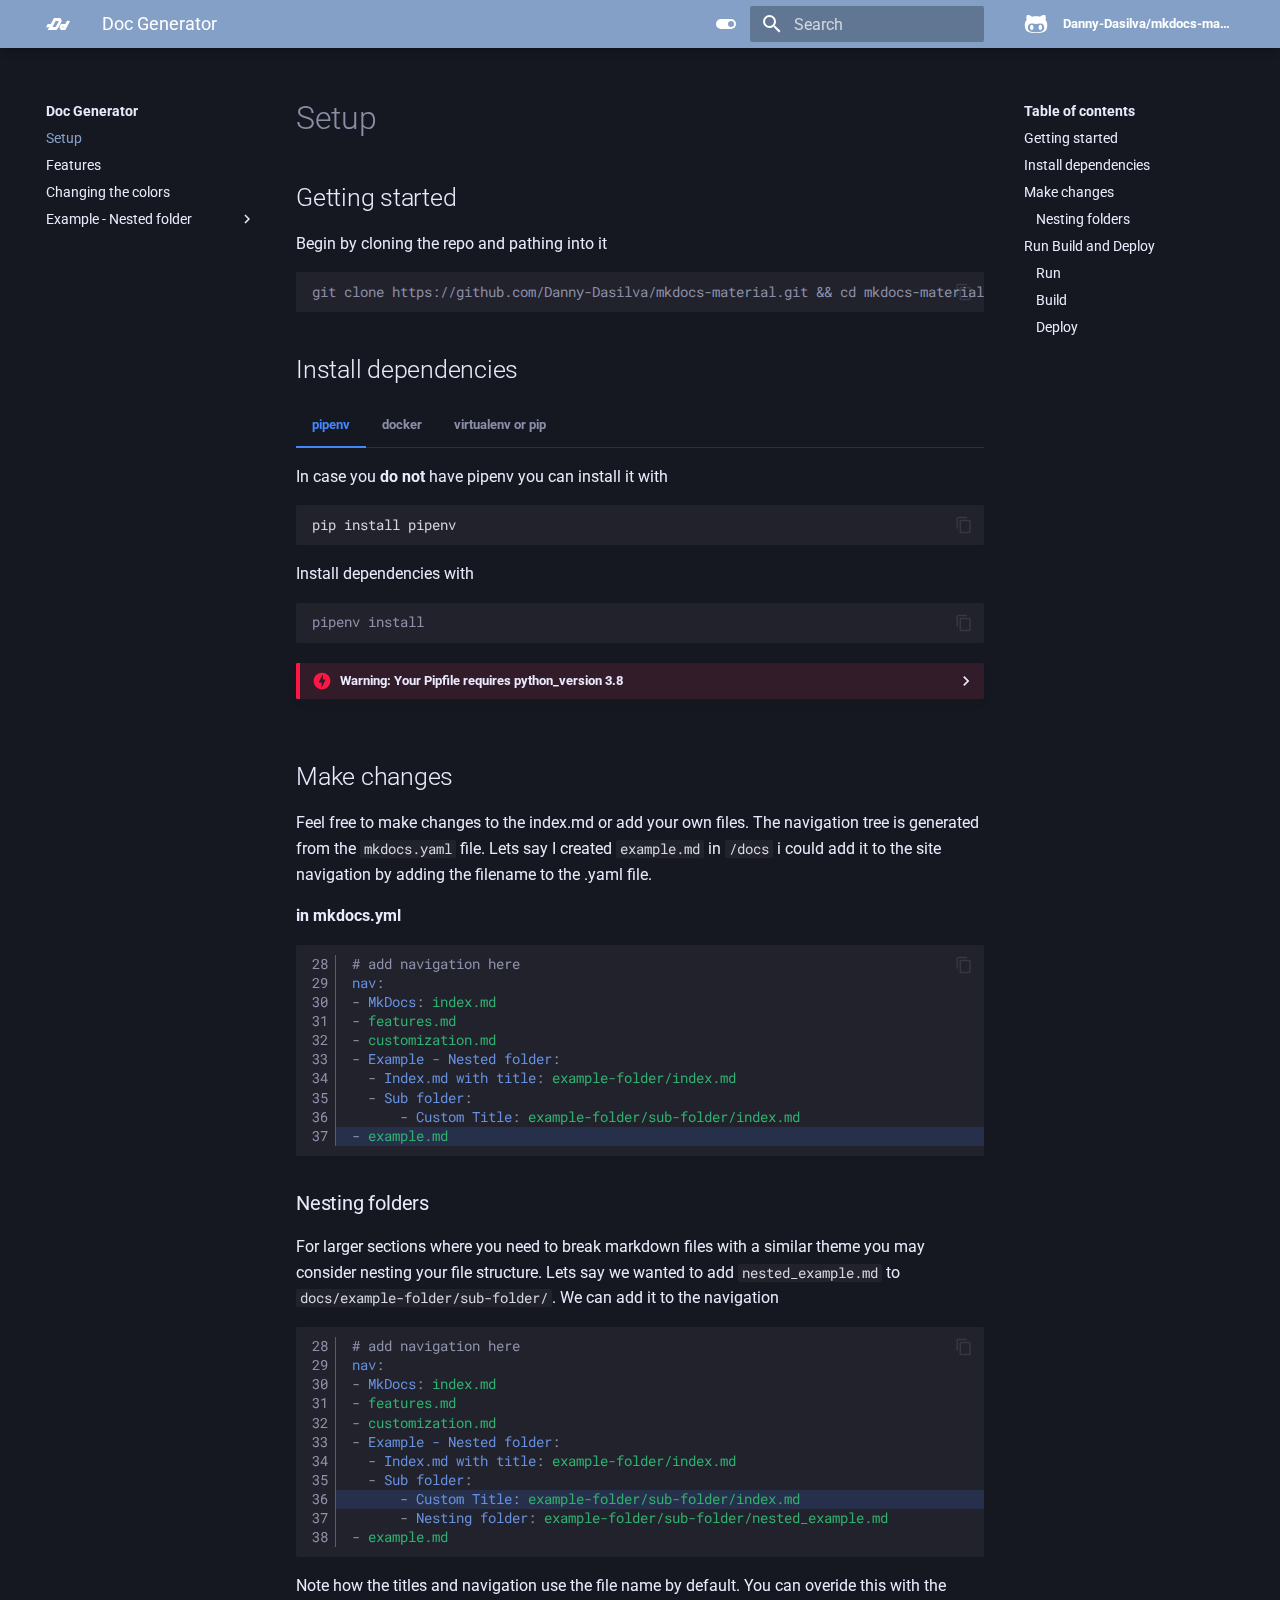
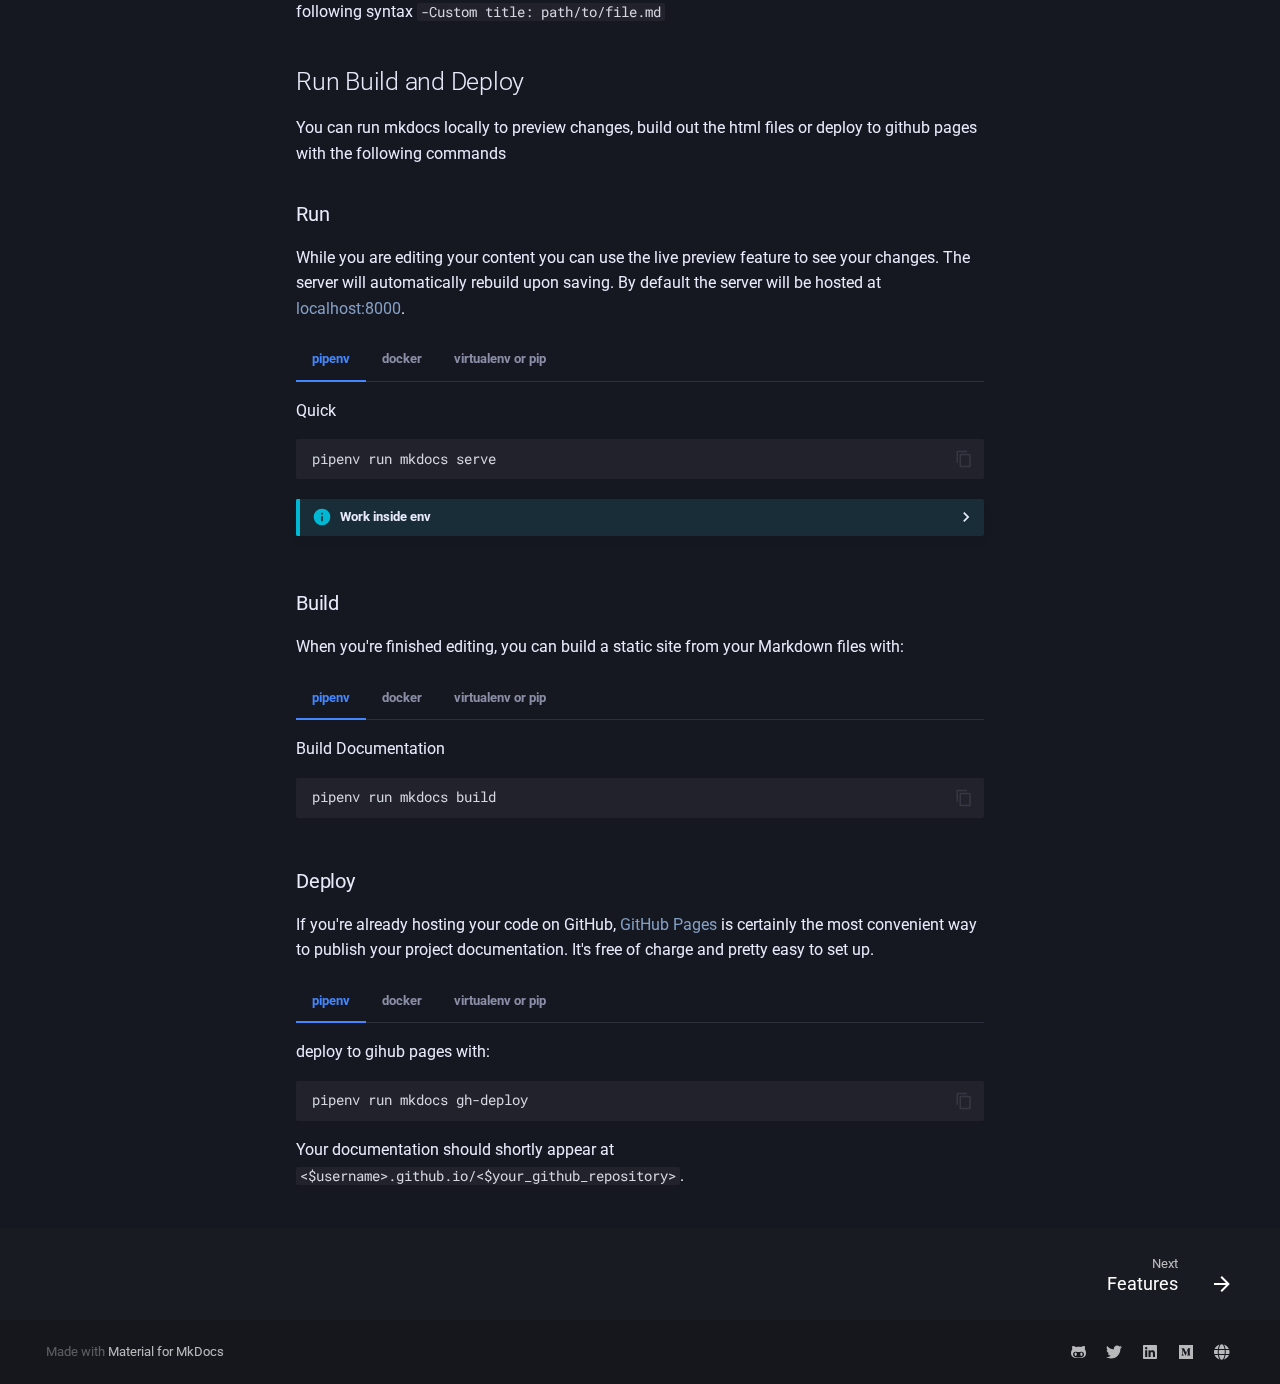
<file: index.html>
<!doctype html>
<html lang="en" class="no-js">
  <head>
    
      <meta charset="utf-8">
      <meta name="viewport" content="width=device-width,initial-scale=1">
      
        <meta name="description" content="Quickly generate docs with markdown and deploy them">
      
      
      
        <link rel="canonical" href="https://danny-dasilva.github.io/mkdocs-material/">
      
      
      <link rel="shortcut icon" href="img/favicon.png">
      <meta name="generator" content="mkdocs-1.1.2, mkdocs-material-6.1.5">
    
    
      
        <title>Doc Generator</title>
      
    
    
      <link rel="stylesheet" href="assets/stylesheets/main.21aed14c.min.css">
      
        
        <link rel="stylesheet" href="assets/stylesheets/palette.196e0c26.min.css">
        
          
          
          <meta name="theme-color" content="">
        
      
    
    
    
      
        
        <link href="https://fonts.gstatic.com" rel="preconnect" crossorigin>
        <link rel="stylesheet" href="https://fonts.googleapis.com/css?family=Roboto:300,400,400i,700%7CRoboto+Mono&display=fallback">
        <style>body,input{font-family:"Roboto",-apple-system,BlinkMacSystemFont,Helvetica,Arial,sans-serif}code,kbd,pre{font-family:"Roboto Mono",SFMono-Regular,Consolas,Menlo,monospace}</style>
      
    
    
    
      <link rel="stylesheet" href="css/termynal.css">
    
      <link rel="stylesheet" href="css/custom.css">
    
    
      
        
<script>window.ga=window.ga||function(){(ga.q=ga.q||[]).push(arguments)},ga.l=+new Date,ga("create","UA-133183413-1","auto"),ga("set","anonymizeIp",!0),ga("send","pageview"),document.addEventListener("DOMContentLoaded",function(){document.forms.search&&document.forms.search.query.addEventListener("blur",function(){if(this.value){var e=document.location.pathname;ga("send","pageview",e+"?q="+this.value)}})}),document.addEventListener("DOMContentSwitch",function(){ga("send","pageview",document.location.pathname)})</script>
<script async src="https://www.google-analytics.com/analytics.js"></script>
      
    
    
  </head>
  
  
    
    
    
    
    
    <body dir="ltr" data-md-color-scheme="iceberg" data-md-color-primary="iceberg" data-md-color-accent="blue">
      
  
    <input class="md-toggle" data-md-toggle="drawer" type="checkbox" id="__drawer" autocomplete="off">
    <input class="md-toggle" data-md-toggle="search" type="checkbox" id="__search" autocomplete="off">
    <label class="md-overlay" for="__drawer"></label>
    <div data-md-component="skip">
      
        
        <a href="#getting-started" class="md-skip">
          Skip to content
        </a>
      
    </div>
    <div data-md-component="announce">
      
    </div>
    
      
<header class="md-header" data-md-component="header">
  <nav class="md-header-nav md-grid" aria-label="Header">
    <a
      href="https://danny-dasilva.github.io/mkdocs-material/"
      title="Doc Generator"
      class="md-header-nav__button md-logo"
      aria-label="Doc Generator"
    >
      
  <img src="img/logo-white.svg" alt="logo">

    </a>
    <label class="md-header-nav__button md-icon" for="__drawer">
      <svg xmlns="http://www.w3.org/2000/svg" viewBox="0 0 24 24"><path d="M3 6h18v2H3V6m0 5h18v2H3v-2m0 5h18v2H3v-2z"/></svg>
    </label>
    <div class="md-header-nav__title" data-md-component="header-title">
      
        <div class="md-header-nav__ellipsis">
          <span class="md-header-nav__topic md-ellipsis">
            Doc Generator
          </span>
          <span class="md-header-nav__topic md-ellipsis">
            
              Setup
            
          </span>
        </div>
      
    </div>

    <div class="md-header-nav__scheme md-header-nav__button md-icon">
        <a
          href="javascript:toggleScheme();"
          title="Light mode"
          class="light-mode"
        >
        
        <svg xmlns="http://www.w3.org/2000/svg" viewBox="0 0 24 24"><path d="M7 10a2 2 0 012 2 2 2 0 01-2 2 2 2 0 01-2-2 2 2 0 012-2m10-3a5 5 0 015 5 5 5 0 01-5 5H7a5 5 0 01-5-5 5 5 0 015-5h10M7 9a3 3 0 00-3 3 3 3 0 003 3h10a3 3 0 003-3 3 3 0 00-3-3H7z"/></svg>
        </a>
        <a
          href="javascript:toggleScheme();"
          title="Dark mode"
          class="dark-mode"
        >
        
        <svg xmlns="http://www.w3.org/2000/svg" viewBox="0 0 24 24"><path d="M17 7H7a5 5 0 00-5 5 5 5 0 005 5h10a5 5 0 005-5 5 5 0 00-5-5m0 8a3 3 0 01-3-3 3 3 0 013-3 3 3 0 013 3 3 3 0 01-3 3z"/></svg>
        </a>
        </div>
    
      <label class="md-header-nav__button md-icon" for="__search">
        <svg xmlns="http://www.w3.org/2000/svg" viewBox="0 0 24 24"><path d="M9.5 3A6.5 6.5 0 0116 9.5c0 1.61-.59 3.09-1.56 4.23l.27.27h.79l5 5-1.5 1.5-5-5v-.79l-.27-.27A6.516 6.516 0 019.5 16 6.5 6.5 0 013 9.5 6.5 6.5 0 019.5 3m0 2C7 5 5 7 5 9.5S7 14 9.5 14 14 12 14 9.5 12 5 9.5 5z"/></svg>
      </label>
      
<div class="md-search" data-md-component="search" role="dialog">
  <label class="md-search__overlay" for="__search"></label>
  <div class="md-search__inner" role="search">
    <form class="md-search__form" name="search">
      <input type="text" class="md-search__input" name="query" aria-label="Search" placeholder="Search" autocapitalize="off" autocorrect="off" autocomplete="off" spellcheck="false" data-md-component="search-query" data-md-state="active" required>
      <label class="md-search__icon md-icon" for="__search">
        <svg xmlns="http://www.w3.org/2000/svg" viewBox="0 0 24 24"><path d="M9.5 3A6.5 6.5 0 0116 9.5c0 1.61-.59 3.09-1.56 4.23l.27.27h.79l5 5-1.5 1.5-5-5v-.79l-.27-.27A6.516 6.516 0 019.5 16 6.5 6.5 0 013 9.5 6.5 6.5 0 019.5 3m0 2C7 5 5 7 5 9.5S7 14 9.5 14 14 12 14 9.5 12 5 9.5 5z"/></svg>
        <svg xmlns="http://www.w3.org/2000/svg" viewBox="0 0 24 24"><path d="M20 11v2H8l5.5 5.5-1.42 1.42L4.16 12l7.92-7.92L13.5 5.5 8 11h12z"/></svg>
      </label>
      <button type="reset" class="md-search__icon md-icon" aria-label="Clear" data-md-component="search-reset" tabindex="-1">
        <svg xmlns="http://www.w3.org/2000/svg" viewBox="0 0 24 24"><path d="M19 6.41L17.59 5 12 10.59 6.41 5 5 6.41 10.59 12 5 17.59 6.41 19 12 13.41 17.59 19 19 17.59 13.41 12 19 6.41z"/></svg>
      </button>
    </form>
    <div class="md-search__output">
      <div class="md-search__scrollwrap" data-md-scrollfix>
        <div class="md-search-result" data-md-component="search-result">
          <div class="md-search-result__meta">
            Initializing search
          </div>
          <ol class="md-search-result__list"></ol>
        </div>
      </div>
    </div>
  </div>
</div>
    
    
      <div class="md-header-nav__source">
        
<a href="https://github.com/Danny-Dasilva/mkdocs-material.git" title="Go to repository" class="md-source">
  <div class="md-source__icon md-icon">
    
    <svg xmlns="http://www.w3.org/2000/svg" viewBox="0 0 480 512"><path d="M186.1 328.7c0 20.9-10.9 55.1-36.7 55.1s-36.7-34.2-36.7-55.1 10.9-55.1 36.7-55.1 36.7 34.2 36.7 55.1zM480 278.2c0 31.9-3.2 65.7-17.5 95-37.9 76.6-142.1 74.8-216.7 74.8-75.8 0-186.2 2.7-225.6-74.8-14.6-29-20.2-63.1-20.2-95 0-41.9 13.9-81.5 41.5-113.6-5.2-15.8-7.7-32.4-7.7-48.8 0-21.5 4.9-32.3 14.6-51.8 45.3 0 74.3 9 108.8 36 29-6.9 58.8-10 88.7-10 27 0 54.2 2.9 80.4 9.2 34-26.7 63-35.2 107.8-35.2 9.8 19.5 14.6 30.3 14.6 51.8 0 16.4-2.6 32.7-7.7 48.2 27.5 32.4 39 72.3 39 114.2zm-64.3 50.5c0-43.9-26.7-82.6-73.5-82.6-18.9 0-37 3.4-56 6-14.9 2.3-29.8 3.2-45.1 3.2-15.2 0-30.1-.9-45.1-3.2-18.7-2.6-37-6-56-6-46.8 0-73.5 38.7-73.5 82.6 0 87.8 80.4 101.3 150.4 101.3h48.2c70.3 0 150.6-13.4 150.6-101.3zm-82.6-55.1c-25.8 0-36.7 34.2-36.7 55.1s10.9 55.1 36.7 55.1 36.7-34.2 36.7-55.1-10.9-55.1-36.7-55.1z"/></svg>
  </div>
  <div class="md-source__repository">
    Danny-Dasilva/mkdocs-material
  </div>
</a>
      </div>
    

  </nav>
</header>
    
    <div class="md-container" data-md-component="container">
      
      
        
      
      <main class="md-main" data-md-component="main">
        <div class="md-main__inner md-grid">
          
            
              <div class="md-sidebar md-sidebar--primary" data-md-component="navigation">
                <div class="md-sidebar__scrollwrap">
                  <div class="md-sidebar__inner">
                    

<nav class="md-nav md-nav--primary" aria-label="Navigation" data-md-level="0">
  <label class="md-nav__title" for="__drawer">
    <a href="https://danny-dasilva.github.io/mkdocs-material/" title="Doc Generator" class="md-nav__button md-logo" aria-label="Doc Generator">
      
  <img src="img/logo-white.svg" alt="logo">

    </a>
    Doc Generator
  </label>
  
    <div class="md-nav__source">
      
<a href="https://github.com/Danny-Dasilva/mkdocs-material.git" title="Go to repository" class="md-source">
  <div class="md-source__icon md-icon">
    
    <svg xmlns="http://www.w3.org/2000/svg" viewBox="0 0 480 512"><path d="M186.1 328.7c0 20.9-10.9 55.1-36.7 55.1s-36.7-34.2-36.7-55.1 10.9-55.1 36.7-55.1 36.7 34.2 36.7 55.1zM480 278.2c0 31.9-3.2 65.7-17.5 95-37.9 76.6-142.1 74.8-216.7 74.8-75.8 0-186.2 2.7-225.6-74.8-14.6-29-20.2-63.1-20.2-95 0-41.9 13.9-81.5 41.5-113.6-5.2-15.8-7.7-32.4-7.7-48.8 0-21.5 4.9-32.3 14.6-51.8 45.3 0 74.3 9 108.8 36 29-6.9 58.8-10 88.7-10 27 0 54.2 2.9 80.4 9.2 34-26.7 63-35.2 107.8-35.2 9.8 19.5 14.6 30.3 14.6 51.8 0 16.4-2.6 32.7-7.7 48.2 27.5 32.4 39 72.3 39 114.2zm-64.3 50.5c0-43.9-26.7-82.6-73.5-82.6-18.9 0-37 3.4-56 6-14.9 2.3-29.8 3.2-45.1 3.2-15.2 0-30.1-.9-45.1-3.2-18.7-2.6-37-6-56-6-46.8 0-73.5 38.7-73.5 82.6 0 87.8 80.4 101.3 150.4 101.3h48.2c70.3 0 150.6-13.4 150.6-101.3zm-82.6-55.1c-25.8 0-36.7 34.2-36.7 55.1s10.9 55.1 36.7 55.1 36.7-34.2 36.7-55.1-10.9-55.1-36.7-55.1z"/></svg>
  </div>
  <div class="md-source__repository">
    Danny-Dasilva/mkdocs-material
  </div>
</a>
    </div>
  
  <ul class="md-nav__list" data-md-scrollfix>
    
      
      
      

  


  <li class="md-nav__item md-nav__item--active">
    
    <input class="md-nav__toggle md-toggle" data-md-toggle="toc" type="checkbox" id="__toc">
    
    
      <label class="md-nav__link md-nav__link--active" for="__toc">
        Setup
        <span class="md-nav__icon md-icon"></span>
      </label>
    
    <a href="." class="md-nav__link md-nav__link--active">
      Setup
    </a>
    
      
<nav class="md-nav md-nav--secondary" aria-label="Table of contents">
  
  
  
    <label class="md-nav__title" for="__toc">
      <span class="md-nav__icon md-icon"></span>
      Table of contents
    </label>
    <ul class="md-nav__list" data-md-scrollfix>
      
        <li class="md-nav__item">
  <a href="#getting-started" class="md-nav__link">
    Getting started
  </a>
  
</li>
      
        <li class="md-nav__item">
  <a href="#install-dependencies" class="md-nav__link">
    Install dependencies
  </a>
  
</li>
      
        <li class="md-nav__item">
  <a href="#make-changes" class="md-nav__link">
    Make changes
  </a>
  
    <nav class="md-nav" aria-label="Make changes">
      <ul class="md-nav__list">
        
          <li class="md-nav__item">
  <a href="#nesting-folders" class="md-nav__link">
    Nesting folders
  </a>
  
</li>
        
      </ul>
    </nav>
  
</li>
      
        <li class="md-nav__item">
  <a href="#run-build-and-deploy" class="md-nav__link">
    Run Build and Deploy
  </a>
  
    <nav class="md-nav" aria-label="Run Build and Deploy">
      <ul class="md-nav__list">
        
          <li class="md-nav__item">
  <a href="#run" class="md-nav__link">
    Run
  </a>
  
</li>
        
          <li class="md-nav__item">
  <a href="#build" class="md-nav__link">
    Build
  </a>
  
</li>
        
          <li class="md-nav__item">
  <a href="#deploy" class="md-nav__link">
    Deploy
  </a>
  
</li>
        
      </ul>
    </nav>
  
</li>
      
    </ul>
  
</nav>
    
  </li>

    
      
      
      


  <li class="md-nav__item">
    <a href="features/" class="md-nav__link">
      Features
    </a>
  </li>

    
      
      
      


  <li class="md-nav__item">
    <a href="customization/" class="md-nav__link">
      Changing the colors
    </a>
  </li>

    
      
      
      


  <li class="md-nav__item md-nav__item--nested">
    
    <input class="md-nav__toggle md-toggle" data-md-toggle="nav-4" type="checkbox" id="nav-4" >
    <label class="md-nav__link" for="nav-4">
      Example - Nested folder
      <span class="md-nav__icon md-icon"></span>
    </label>
    <nav class="md-nav" aria-label="Example - Nested folder" data-md-level="1">
      <label class="md-nav__title" for="nav-4">
        <span class="md-nav__icon md-icon"></span>
        Example - Nested folder
      </label>
      <ul class="md-nav__list" data-md-scrollfix>
        
        
          
          
          


  <li class="md-nav__item">
    <a href="example-folder/" class="md-nav__link">
      Index.md with title
    </a>
  </li>

        
          
          
          


  <li class="md-nav__item md-nav__item--nested">
    
    <input class="md-nav__toggle md-toggle" data-md-toggle="nav-4-2" type="checkbox" id="nav-4-2" >
    <label class="md-nav__link" for="nav-4-2">
      Sub folder
      <span class="md-nav__icon md-icon"></span>
    </label>
    <nav class="md-nav" aria-label="Sub folder" data-md-level="2">
      <label class="md-nav__title" for="nav-4-2">
        <span class="md-nav__icon md-icon"></span>
        Sub folder
      </label>
      <ul class="md-nav__list" data-md-scrollfix>
        
        
          
          
          


  <li class="md-nav__item">
    <a href="example-folder/sub-folder/" class="md-nav__link">
      Custom Title
    </a>
  </li>

        
      </ul>
    </nav>
  </li>

        
      </ul>
    </nav>
  </li>

    
  </ul>
</nav>
                  </div>
                </div>
              </div>
            
            
              <div class="md-sidebar md-sidebar--secondary" data-md-component="toc">
                <div class="md-sidebar__scrollwrap">
                  <div class="md-sidebar__inner">
                    
<nav class="md-nav md-nav--secondary" aria-label="Table of contents">
  
  
  
    <label class="md-nav__title" for="__toc">
      <span class="md-nav__icon md-icon"></span>
      Table of contents
    </label>
    <ul class="md-nav__list" data-md-scrollfix>
      
        <li class="md-nav__item">
  <a href="#getting-started" class="md-nav__link">
    Getting started
  </a>
  
</li>
      
        <li class="md-nav__item">
  <a href="#install-dependencies" class="md-nav__link">
    Install dependencies
  </a>
  
</li>
      
        <li class="md-nav__item">
  <a href="#make-changes" class="md-nav__link">
    Make changes
  </a>
  
    <nav class="md-nav" aria-label="Make changes">
      <ul class="md-nav__list">
        
          <li class="md-nav__item">
  <a href="#nesting-folders" class="md-nav__link">
    Nesting folders
  </a>
  
</li>
        
      </ul>
    </nav>
  
</li>
      
        <li class="md-nav__item">
  <a href="#run-build-and-deploy" class="md-nav__link">
    Run Build and Deploy
  </a>
  
    <nav class="md-nav" aria-label="Run Build and Deploy">
      <ul class="md-nav__list">
        
          <li class="md-nav__item">
  <a href="#run" class="md-nav__link">
    Run
  </a>
  
</li>
        
          <li class="md-nav__item">
  <a href="#build" class="md-nav__link">
    Build
  </a>
  
</li>
        
          <li class="md-nav__item">
  <a href="#deploy" class="md-nav__link">
    Deploy
  </a>
  
</li>
        
      </ul>
    </nav>
  
</li>
      
    </ul>
  
</nav>
                  </div>
                </div>
              </div>
            
          
          <div class="md-content">
            <article class="md-content__inner md-typeset">
              
                
                
                  <h1>Setup</h1>
                
                <h2 id="getting-started">Getting started<a class="headerlink" href="#getting-started" title="Permanent link">&para;</a></h2>
<p>Begin by cloning the repo and pathing into it</p>
<div class="highlight"><pre><span></span><code><span class="go">git clone https://github.com/Danny-Dasilva/mkdocs-material.git &amp;&amp; cd mkdocs-material </span>
</code></pre></div>
<h2 id="install-dependencies">Install dependencies<a class="headerlink" href="#install-dependencies" title="Permanent link">&para;</a></h2>
<div class="tabbed-set" data-tabs="1:3"><input checked="checked" id="__tabbed_1_1" name="__tabbed_1" type="radio" /><label for="__tabbed_1_1">pipenv</label><div class="tabbed-content">
<p>In case you <strong>do not</strong> have pipenv you can install it with</p>
<div class="highlight"><pre><span></span><code>pip install pipenv
</code></pre></div>
<p>Install dependencies with </p>
<div class="highlight"><pre><span></span><code><span class="go">pipenv install</span>
</code></pre></div>
<details class="danger"><summary>Warning: Your Pipfile requires python_version 3.8</summary><p>This pipenv file was created using python <code>3.8</code> however it is not a requirement to run the package. You can tack 
on <code>--python &lt;$your version&gt;</code> to pipenv in order to run it with that python version. </p>
<p><strong>Example</strong>:</p>
<div class="highlight"><pre><span></span><code>pipenv install --python <span class="m">3</span>.7
</code></pre></div>
</details>
</div>
<input id="__tabbed_1_2" name="__tabbed_1" type="radio" /><label for="__tabbed_1_2">docker</label><div class="tabbed-content">
<p>The <a href="https://pages.github.com/">Docker image</a> is a great way to get up and running in a few minutes, as it comes with all dependencies pre-installed. Pull the image for the latest version with:</p>
<div class="highlight"><pre><span></span><code><span class="go">docker pull dannydasilva/mkdocs-material</span>
</code></pre></div>
<p>The mkdocs executable is provided as an entry point and serve is the default command. 
If you're not familiar with Docker don't worry, the following sections cover how to serve build and deploy.</p>
<p>The following plugins are bundled with the Docker image:</p>
<ul>
<li>markdown-include</li>
<li>mkdocs-markdownextradata-plugin</li>
</ul>
<p>as well as others</p>
<details class="info"><summary>How can I add plugins to the Docker image?</summary><p>The docker container bundles useful and common plugins on top of the standard mkdocs
container however if the plugin you want to use is not included, you can 
create a new Dockerfile and extend the Docker image with your custom installation routine:</p>
<div class="highlight"><pre><span></span><code><span class="k">FROM</span> <span class="s">dannydasilva/mkdocs-material</span>
<span class="k">RUN</span> pip install ...
</code></pre></div>
<p>Next, you can build the image with the following command.</p>
<div class="highlight"><pre><span></span><code>docker build -t dannydasilva/mkdocs-material .
</code></pre></div>
<p>The new image can be used exactly like the default image, the commands below will operate the same.</p>
</details>
</div>
<input id="__tabbed_1_3" name="__tabbed_1" type="radio" /><label for="__tabbed_1_3">virtualenv or pip</label><div class="tabbed-content">
<p>Using a virtual environment is not a requirement but is highly suggested. You can install 
the dependencies on the system with.</p>
<div class="highlight"><pre><span></span><code>pip install -r requirements.txt
</code></pre></div>
<p>If you would prefer to use <code>virtualenv</code>  you can install it with </p>
<div class="highlight"><pre><span></span><code>pip install virtualenv
</code></pre></div>
<p>create the environment</p>
<div class="highlight"><pre><span></span><code>virtualenv venv
</code></pre></div>
<p>Activate the environment</p>
<div class="tabbed-set" data-tabs="2:2"><input checked="checked" id="__tabbed_2_1" name="__tabbed_2" type="radio" /><label for="__tabbed_2_1">Mac OS / Linux</label><div class="tabbed-content">
<div class="highlight"><pre><span></span><code>source venv/bin/activate
</code></pre></div>
</div>
<input id="__tabbed_2_2" name="__tabbed_2" type="radio" /><label for="__tabbed_2_2">Windows</label><div class="tabbed-content">
<div class="highlight"><pre><span></span><code>venv\Scripts\activate
</code></pre></div>
</div>
</div>
<p>and finally install the dependencies</p>
<div class="highlight"><pre><span></span><code>pip install -r requirements.txt
</code></pre></div>
</div>
</div>
<h2 id="make-changes">Make changes<a class="headerlink" href="#make-changes" title="Permanent link">&para;</a></h2>
<p>Feel free to make changes to the index.md or add your own files.
The navigation tree is generated from the <code>mkdocs.yaml</code> file. 
Lets say I created <code>example.md</code> in <code>/docs</code> i could add it to the
site navigation by adding the filename to the .yaml file. </p>
<p><strong>in mkdocs.yml</strong>
<table class="highlighttable"><tr><td class="linenos"><div class="linenodiv"><pre><span></span>28
29
30
31
32
33
34
35
36
37</pre></div></td><td class="code"><div class="highlight"><pre><span></span><code><span class="c1"># add navigation here</span>
<span class="nt">nav</span><span class="p">:</span>
<span class="p p-Indicator">-</span> <span class="nt">MkDocs</span><span class="p">:</span> <span class="l l-Scalar l-Scalar-Plain">index.md</span>
<span class="p p-Indicator">-</span> <span class="l l-Scalar l-Scalar-Plain">features.md</span>
<span class="p p-Indicator">-</span> <span class="l l-Scalar l-Scalar-Plain">customization.md</span>
<span class="p p-Indicator">-</span> <span class="nt">Example - Nested folder</span><span class="p">:</span>
  <span class="p p-Indicator">-</span> <span class="nt">Index.md with title</span><span class="p">:</span> <span class="l l-Scalar l-Scalar-Plain">example-folder/index.md</span>
  <span class="p p-Indicator">-</span> <span class="nt">Sub folder</span><span class="p">:</span>
      <span class="p p-Indicator">-</span> <span class="nt">Custom Title</span><span class="p">:</span> <span class="l l-Scalar l-Scalar-Plain">example-folder/sub-folder/index.md</span>
<span class="hll"><span class="p p-Indicator">-</span> <span class="l l-Scalar l-Scalar-Plain">example.md</span>
</span></code></pre></div>
</td></tr></table></p>
<h3 id="nesting-folders">Nesting folders<a class="headerlink" href="#nesting-folders" title="Permanent link">&para;</a></h3>
<p>For larger sections where you need to break markdown files with a similar theme 
you may consider nesting your file structure. Lets say we wanted to add <code>nested_example.md</code>
to <code>docs/example-folder/sub-folder/</code>. We can add it to the navigation </p>
<table class="highlighttable"><tr><td class="linenos"><div class="linenodiv"><pre><span></span>28
29
30
31
32
33
34
35
36
37
38</pre></div></td><td class="code"><div class="highlight"><pre><span></span><code><span class="c1"># add navigation here</span>
<span class="nt">nav</span><span class="p">:</span>
<span class="p p-Indicator">-</span> <span class="nt">MkDocs</span><span class="p">:</span> <span class="l l-Scalar l-Scalar-Plain">index.md</span>
<span class="p p-Indicator">-</span> <span class="l l-Scalar l-Scalar-Plain">features.md</span>
<span class="p p-Indicator">-</span> <span class="l l-Scalar l-Scalar-Plain">customization.md</span>
<span class="p p-Indicator">-</span> <span class="nt">Example - Nested folder</span><span class="p">:</span>
  <span class="p p-Indicator">-</span> <span class="nt">Index.md with title</span><span class="p">:</span> <span class="l l-Scalar l-Scalar-Plain">example-folder/index.md</span>
  <span class="p p-Indicator">-</span> <span class="nt">Sub folder</span><span class="p">:</span>
<span class="hll">      <span class="p p-Indicator">-</span> <span class="nt">Custom Title</span><span class="p">:</span> <span class="l l-Scalar l-Scalar-Plain">example-folder/sub-folder/index.md</span>
</span>      <span class="p p-Indicator">-</span> <span class="nt">Nesting folder</span><span class="p">:</span> <span class="l l-Scalar l-Scalar-Plain">example-folder/sub-folder/nested_example.md</span>
<span class="p p-Indicator">-</span> <span class="l l-Scalar l-Scalar-Plain">example.md</span>
</code></pre></div>
</td></tr></table>
<p>Note how the titles and navigation use the file name by default. You can overide this
with the following syntax <code>-Custom title: path/to/file.md</code></p>
<h2 id="run-build-and-deploy">Run Build and Deploy<a class="headerlink" href="#run-build-and-deploy" title="Permanent link">&para;</a></h2>
<p>You can run mkdocs locally to preview changes, build out the html files or deploy to github pages with the following commands</p>
<h3 id="run">Run<a class="headerlink" href="#run" title="Permanent link">&para;</a></h3>
<p>While you are editing your content you can use the live preview feature to see your changes.
The server will automatically rebuild upon saving. By default the server will be hosted at
<a href="localhost:8000">localhost:8000</a>. </p>
<div class="tabbed-set" data-tabs="3:3"><input checked="checked" id="__tabbed_3_1" name="__tabbed_3" type="radio" /><label for="__tabbed_3_1">pipenv</label><div class="tabbed-content">
<p>Quick
<div class="highlight"><pre><span></span><code>pipenv run mkdocs serve
</code></pre></div></p>
<details class="info"><summary>Work inside env</summary><p><strong>alternatively</strong> you can shell into your pipenv instance and serve it there</p>
<div class="highlight"><pre><span></span><code>pipenv shell
</code></pre></div>
<p>then </p>
<div class="highlight"><pre><span></span><code>mkdocs serve
</code></pre></div>
</details>
</div>
<input id="__tabbed_3_2" name="__tabbed_3" type="radio" /><label for="__tabbed_3_2">docker</label><div class="tabbed-content">
<p>Mount the folder where your mkdocs.yml resides as a volume into /docs:</p>
<ul>
<li>Start development server on <a href="localhost:8000">http://localhost:8000</a></li>
</ul>
<div class="highlight"><pre><span></span><code>docker run --rm -it -p 8000:8000 -v ${PWD}:/docs dannydasilva/mkdocs-material
</code></pre></div>
<ul>
<li>Deploy documentation to GitHub Pages</li>
</ul>
<div class="highlight"><pre><span></span><code>docker run --rm -it -v ~/.ssh:/root/.ssh -v ${PWD}:/docs dannydasilva/mkdocs-material gh-deploy 
</code></pre></div>
</div>
<input id="__tabbed_3_3" name="__tabbed_3" type="radio" /><label for="__tabbed_3_3">virtualenv or pip</label><div class="tabbed-content">
<p>Assuming you are in a virtual environment</p>
<div class="highlight"><pre><span></span><code>mkdocs serve
</code></pre></div>
</div>
</div>
<h3 id="build">Build<a class="headerlink" href="#build" title="Permanent link">&para;</a></h3>
<p>When you're finished editing, you can build a static site from your Markdown files with:</p>
<div class="tabbed-set" data-tabs="4:3"><input checked="checked" id="__tabbed_4_1" name="__tabbed_4" type="radio" /><label for="__tabbed_4_1">pipenv</label><div class="tabbed-content">
<p>Build Documentation
<div class="highlight"><pre><span></span><code>pipenv run mkdocs build 
</code></pre></div></p>
</div>
<input id="__tabbed_4_2" name="__tabbed_4" type="radio" /><label for="__tabbed_4_2">docker</label><div class="tabbed-content">
<p>Build Documentation
<div class="highlight"><pre><span></span><code>docker run --rm -it -v ${PWD}:/docs dannydasilva/mkdocs-material build 
</code></pre></div></p>
</div>
<input id="__tabbed_4_3" name="__tabbed_4" type="radio" /><label for="__tabbed_4_3">virtualenv or pip</label><div class="tabbed-content">
<p>Assuming you are in a virtual environment
<div class="highlight"><pre><span></span><code>mkdocs build 
</code></pre></div></p>
</div>
</div>
<h3 id="deploy">Deploy<a class="headerlink" href="#deploy" title="Permanent link">&para;</a></h3>
<p>If you're already hosting your code on GitHub, <a href="https://pages.github.com/">GitHub Pages</a> is certainly the most convenient 
way to publish your project documentation. It's free of charge and pretty easy to set up.</p>
<div class="tabbed-set" data-tabs="5:3"><input checked="checked" id="__tabbed_5_1" name="__tabbed_5" type="radio" /><label for="__tabbed_5_1">pipenv</label><div class="tabbed-content">
<p>deploy to gihub pages with:
<div class="highlight"><pre><span></span><code>pipenv run mkdocs gh-deploy
</code></pre></div>
Your documentation should shortly appear at 
<code>&lt;$username&gt;.github.io/&lt;$your_github_repository&gt;</code>.</p>
</div>
<input id="__tabbed_5_2" name="__tabbed_5" type="radio" /><label for="__tabbed_5_2">docker</label><div class="tabbed-content">
<p>Deploy documentation to GitHub Pages</p>
<div class="highlight"><pre><span></span><code>docker run --rm -it -v ~/.ssh:/root/.ssh -v ${PWD}:/docs dannydasilva/mkdocs-material gh-deploy 
</code></pre></div>
<p>Your documentation should shortly appear at <code>&lt;$username&gt;.github.io/&lt;$your_github_repository&gt;</code>.</p>
</div>
<input id="__tabbed_5_3" name="__tabbed_5" type="radio" /><label for="__tabbed_5_3">virtualenv or pip</label><div class="tabbed-content">
<p>Assuming you are in a virtual environment
<div class="highlight"><pre><span></span><code>mkdocs gh-deploy
</code></pre></div>
Your documentation should shortly appear at <code>&lt;$username&gt;.github.io/&lt;$your_github_repository&gt;</code>.</p>
</div>
</div>
                
              
              
                


              
            </article>
          </div>
        </div>
      </main>
      
        
<footer class="md-footer">
  
    <div class="md-footer-nav">
      <nav class="md-footer-nav__inner md-grid" aria-label="Footer">
        
        
          <a href="features/" class="md-footer-nav__link md-footer-nav__link--next" rel="next">
            <div class="md-footer-nav__title">
              <div class="md-ellipsis">
                <span class="md-footer-nav__direction">
                  Next
                </span>
                Features
              </div>
            </div>
            <div class="md-footer-nav__button md-icon">
              <svg xmlns="http://www.w3.org/2000/svg" viewBox="0 0 24 24"><path d="M4 11v2h12l-5.5 5.5 1.42 1.42L19.84 12l-7.92-7.92L10.5 5.5 16 11H4z"/></svg>
            </div>
          </a>
        
      </nav>
    </div>
  
  <div class="md-footer-meta md-typeset">
    <div class="md-footer-meta__inner md-grid">
      <div class="md-footer-copyright">
        
        Made with
        <a href="https://squidfunk.github.io/mkdocs-material/" target="_blank" rel="noopener">
          Material for MkDocs
        </a>
      </div>
      
  <div class="md-footer-social">
    
      
      
        
        
      
      <a href="https://github.com/Danny-Dasilva" target="_blank" rel="noopener" title="github.com" class="md-footer-social__link">
        <svg xmlns="http://www.w3.org/2000/svg" viewBox="0 0 480 512"><path d="M186.1 328.7c0 20.9-10.9 55.1-36.7 55.1s-36.7-34.2-36.7-55.1 10.9-55.1 36.7-55.1 36.7 34.2 36.7 55.1zM480 278.2c0 31.9-3.2 65.7-17.5 95-37.9 76.6-142.1 74.8-216.7 74.8-75.8 0-186.2 2.7-225.6-74.8-14.6-29-20.2-63.1-20.2-95 0-41.9 13.9-81.5 41.5-113.6-5.2-15.8-7.7-32.4-7.7-48.8 0-21.5 4.9-32.3 14.6-51.8 45.3 0 74.3 9 108.8 36 29-6.9 58.8-10 88.7-10 27 0 54.2 2.9 80.4 9.2 34-26.7 63-35.2 107.8-35.2 9.8 19.5 14.6 30.3 14.6 51.8 0 16.4-2.6 32.7-7.7 48.2 27.5 32.4 39 72.3 39 114.2zm-64.3 50.5c0-43.9-26.7-82.6-73.5-82.6-18.9 0-37 3.4-56 6-14.9 2.3-29.8 3.2-45.1 3.2-15.2 0-30.1-.9-45.1-3.2-18.7-2.6-37-6-56-6-46.8 0-73.5 38.7-73.5 82.6 0 87.8 80.4 101.3 150.4 101.3h48.2c70.3 0 150.6-13.4 150.6-101.3zm-82.6-55.1c-25.8 0-36.7 34.2-36.7 55.1s10.9 55.1 36.7 55.1 36.7-34.2 36.7-55.1-10.9-55.1-36.7-55.1z"/></svg>
      </a>
    
      
      
        
        
      
      <a href="https://twitter.com/tiangolo" target="_blank" rel="noopener" title="twitter.com" class="md-footer-social__link">
        <svg xmlns="http://www.w3.org/2000/svg" viewBox="0 0 512 512"><path d="M459.37 151.716c.325 4.548.325 9.097.325 13.645 0 138.72-105.583 298.558-298.558 298.558-59.452 0-114.68-17.219-161.137-47.106 8.447.974 16.568 1.299 25.34 1.299 49.055 0 94.213-16.568 130.274-44.832-46.132-.975-84.792-31.188-98.112-72.772 6.498.974 12.995 1.624 19.818 1.624 9.421 0 18.843-1.3 27.614-3.573-48.081-9.747-84.143-51.98-84.143-102.985v-1.299c13.969 7.797 30.214 12.67 47.431 13.319-28.264-18.843-46.781-51.005-46.781-87.391 0-19.492 5.197-37.36 14.294-52.954 51.655 63.675 129.3 105.258 216.365 109.807-1.624-7.797-2.599-15.918-2.599-24.04 0-57.828 46.782-104.934 104.934-104.934 30.213 0 57.502 12.67 76.67 33.137 23.715-4.548 46.456-13.32 66.599-25.34-7.798 24.366-24.366 44.833-46.132 57.827 21.117-2.273 41.584-8.122 60.426-16.243-14.292 20.791-32.161 39.308-52.628 54.253z"/></svg>
      </a>
    
      
      
        
        
      
      <a href="https://www.linkedin.com/in/tiangolo" target="_blank" rel="noopener" title="www.linkedin.com" class="md-footer-social__link">
        <svg xmlns="http://www.w3.org/2000/svg" viewBox="0 0 448 512"><path d="M416 32H31.9C14.3 32 0 46.5 0 64.3v383.4C0 465.5 14.3 480 31.9 480H416c17.6 0 32-14.5 32-32.3V64.3c0-17.8-14.4-32.3-32-32.3zM135.4 416H69V202.2h66.5V416zm-33.2-243c-21.3 0-38.5-17.3-38.5-38.5S80.9 96 102.2 96c21.2 0 38.5 17.3 38.5 38.5 0 21.3-17.2 38.5-38.5 38.5zm282.1 243h-66.4V312c0-24.8-.5-56.7-34.5-56.7-34.6 0-39.9 27-39.9 54.9V416h-66.4V202.2h63.7v29.2h.9c8.9-16.8 30.6-34.5 62.9-34.5 67.2 0 79.7 44.3 79.7 101.9V416z"/></svg>
      </a>
    
      
      
        
        
      
      <a href="https://medium.com/@tiangolo" target="_blank" rel="noopener" title="medium.com" class="md-footer-social__link">
        <svg xmlns="http://www.w3.org/2000/svg" viewBox="0 0 448 512"><path d="M0 32v448h448V32H0zm372.2 106.1l-24 23c-2.1 1.6-3.1 4.2-2.7 6.7v169.3c-.4 2.6.6 5.2 2.7 6.7l23.5 23v5.1h-118V367l24.3-23.6c2.4-2.4 2.4-3.1 2.4-6.7V199.8l-67.6 171.6h-9.1L125 199.8v115c-.7 4.8 1 9.7 4.4 13.2l31.6 38.3v5.1H71.2v-5.1l31.6-38.3c3.4-3.5 4.9-8.4 4.1-13.2v-133c.4-3.7-1-7.3-3.8-9.8L75 138.1V133h87.3l67.4 148L289 133.1h83.2v5z"/></svg>
      </a>
    
      
      
        
        
      
      <a href="https://tiangolo.com" target="_blank" rel="noopener" title="tiangolo.com" class="md-footer-social__link">
        <svg xmlns="http://www.w3.org/2000/svg" viewBox="0 0 496 512"><path d="M336.5 160C322 70.7 287.8 8 248 8s-74 62.7-88.5 152h177zM152 256c0 22.2 1.2 43.5 3.3 64h185.3c2.1-20.5 3.3-41.8 3.3-64s-1.2-43.5-3.3-64H155.3c-2.1 20.5-3.3 41.8-3.3 64zm324.7-96c-28.6-67.9-86.5-120.4-158-141.6 24.4 33.8 41.2 84.7 50 141.6h108zM177.2 18.4C105.8 39.6 47.8 92.1 19.3 160h108c8.7-56.9 25.5-107.8 49.9-141.6zM487.4 192H372.7c2.1 21 3.3 42.5 3.3 64s-1.2 43-3.3 64h114.6c5.5-20.5 8.6-41.8 8.6-64s-3.1-43.5-8.5-64zM120 256c0-21.5 1.2-43 3.3-64H8.6C3.2 212.5 0 233.8 0 256s3.2 43.5 8.6 64h114.6c-2-21-3.2-42.5-3.2-64zm39.5 96c14.5 89.3 48.7 152 88.5 152s74-62.7 88.5-152h-177zm159.3 141.6c71.4-21.2 129.4-73.7 158-141.6h-108c-8.8 56.9-25.6 107.8-50 141.6zM19.3 352c28.6 67.9 86.5 120.4 158 141.6-24.4-33.8-41.2-84.7-50-141.6h-108z"/></svg>
      </a>
    
  </div>

    </div>
  </div>
</footer>
      
    </div>
    
      <script src="assets/javascripts/vendor.7e0ee788.min.js"></script>
      <script src="assets/javascripts/bundle.b3a72adc.min.js"></script><script id="__lang" type="application/json">{"clipboard.copy": "Copy to clipboard", "clipboard.copied": "Copied to clipboard", "search.config.lang": "en", "search.config.pipeline": "trimmer, stopWordFilter", "search.config.separator": "[\\s\\-]+", "search.placeholder": "Search", "search.result.placeholder": "Type to start searching", "search.result.none": "No matching documents", "search.result.one": "1 matching document", "search.result.other": "# matching documents", "search.result.more.one": "1 more on this page", "search.result.more.other": "# more on this page", "search.result.term.missing": "Missing"}</script>
      
      <script>
        app = initialize({
          base: ".",
          features: [],
          search: Object.assign({
            worker: "assets/javascripts/worker/search.4ac00218.min.js"
          }, typeof search !== "undefined" && search)
        })
      </script>
      
        <script src="js/termynal.js"></script>
      
        <script src="js/toggleColor.js"></script>
      
        <script src="js/custom.js"></script>
      
    
  </body>
</html>
</file>
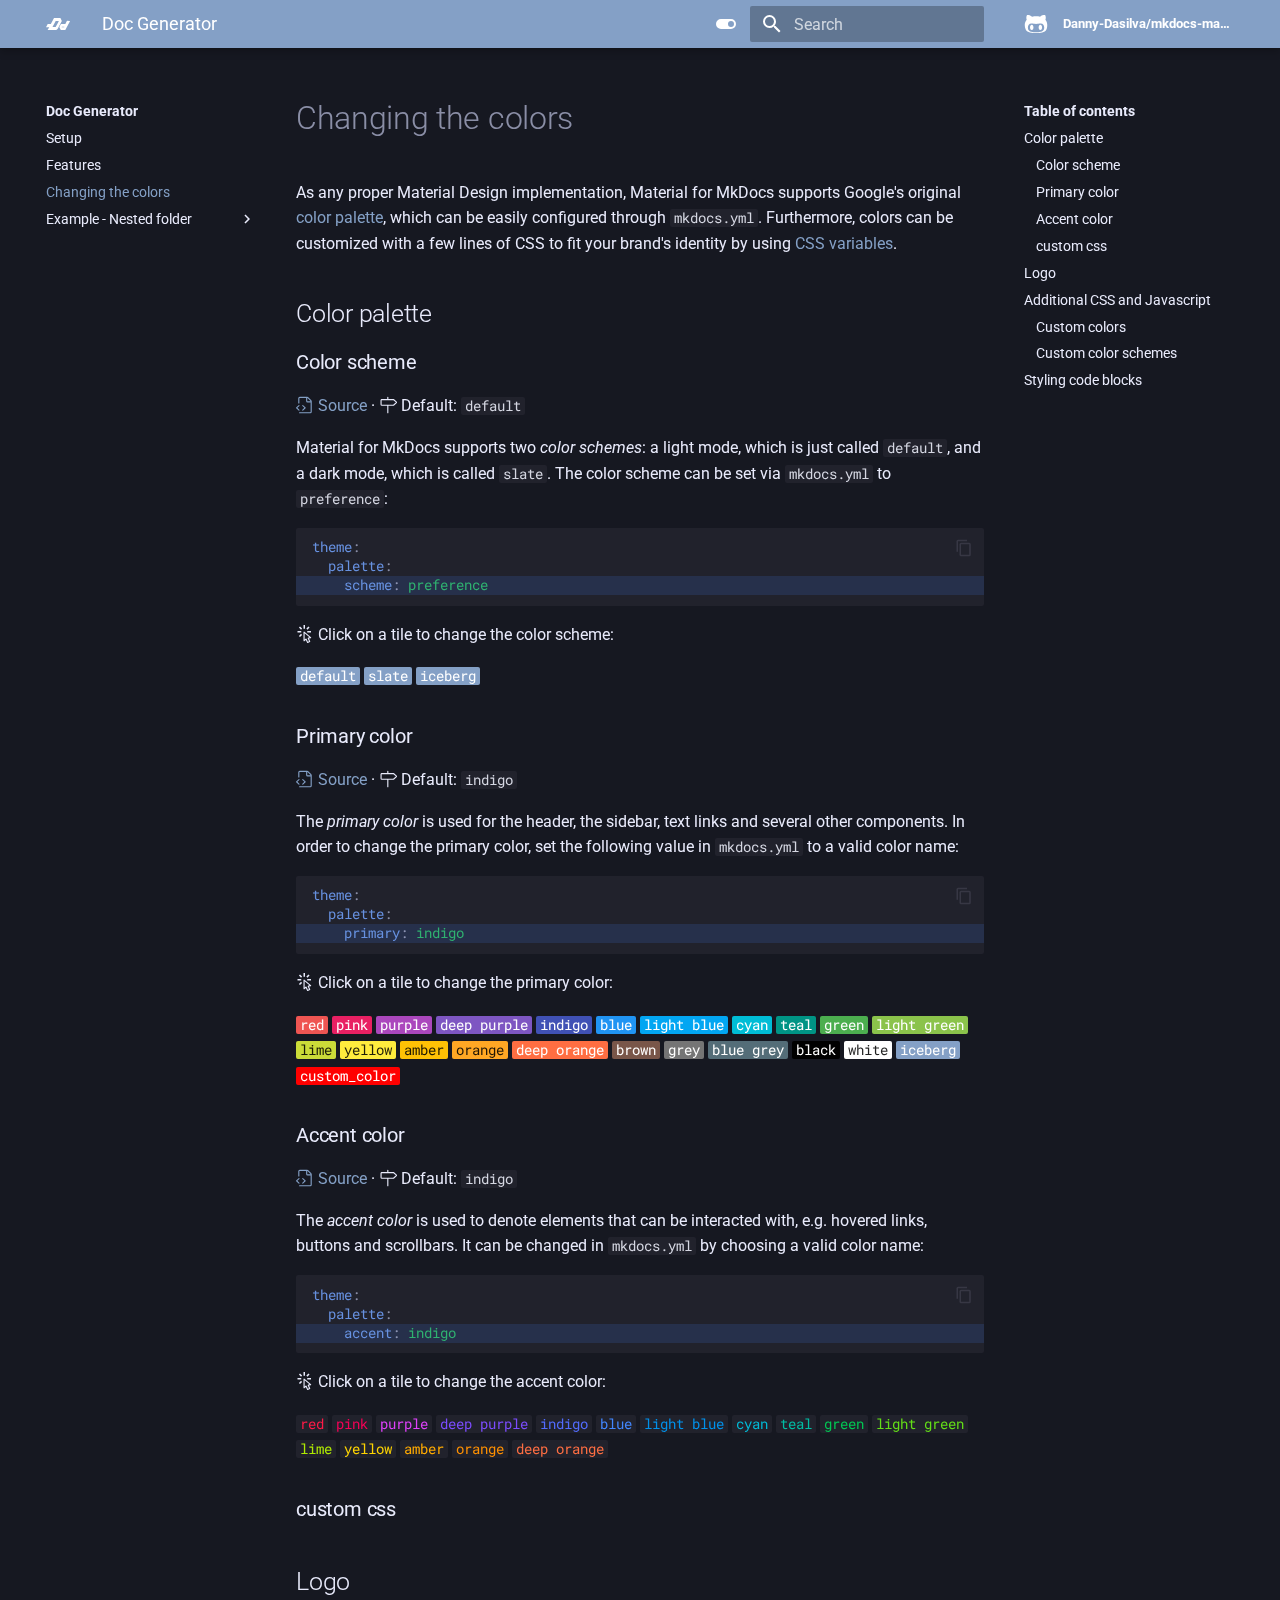
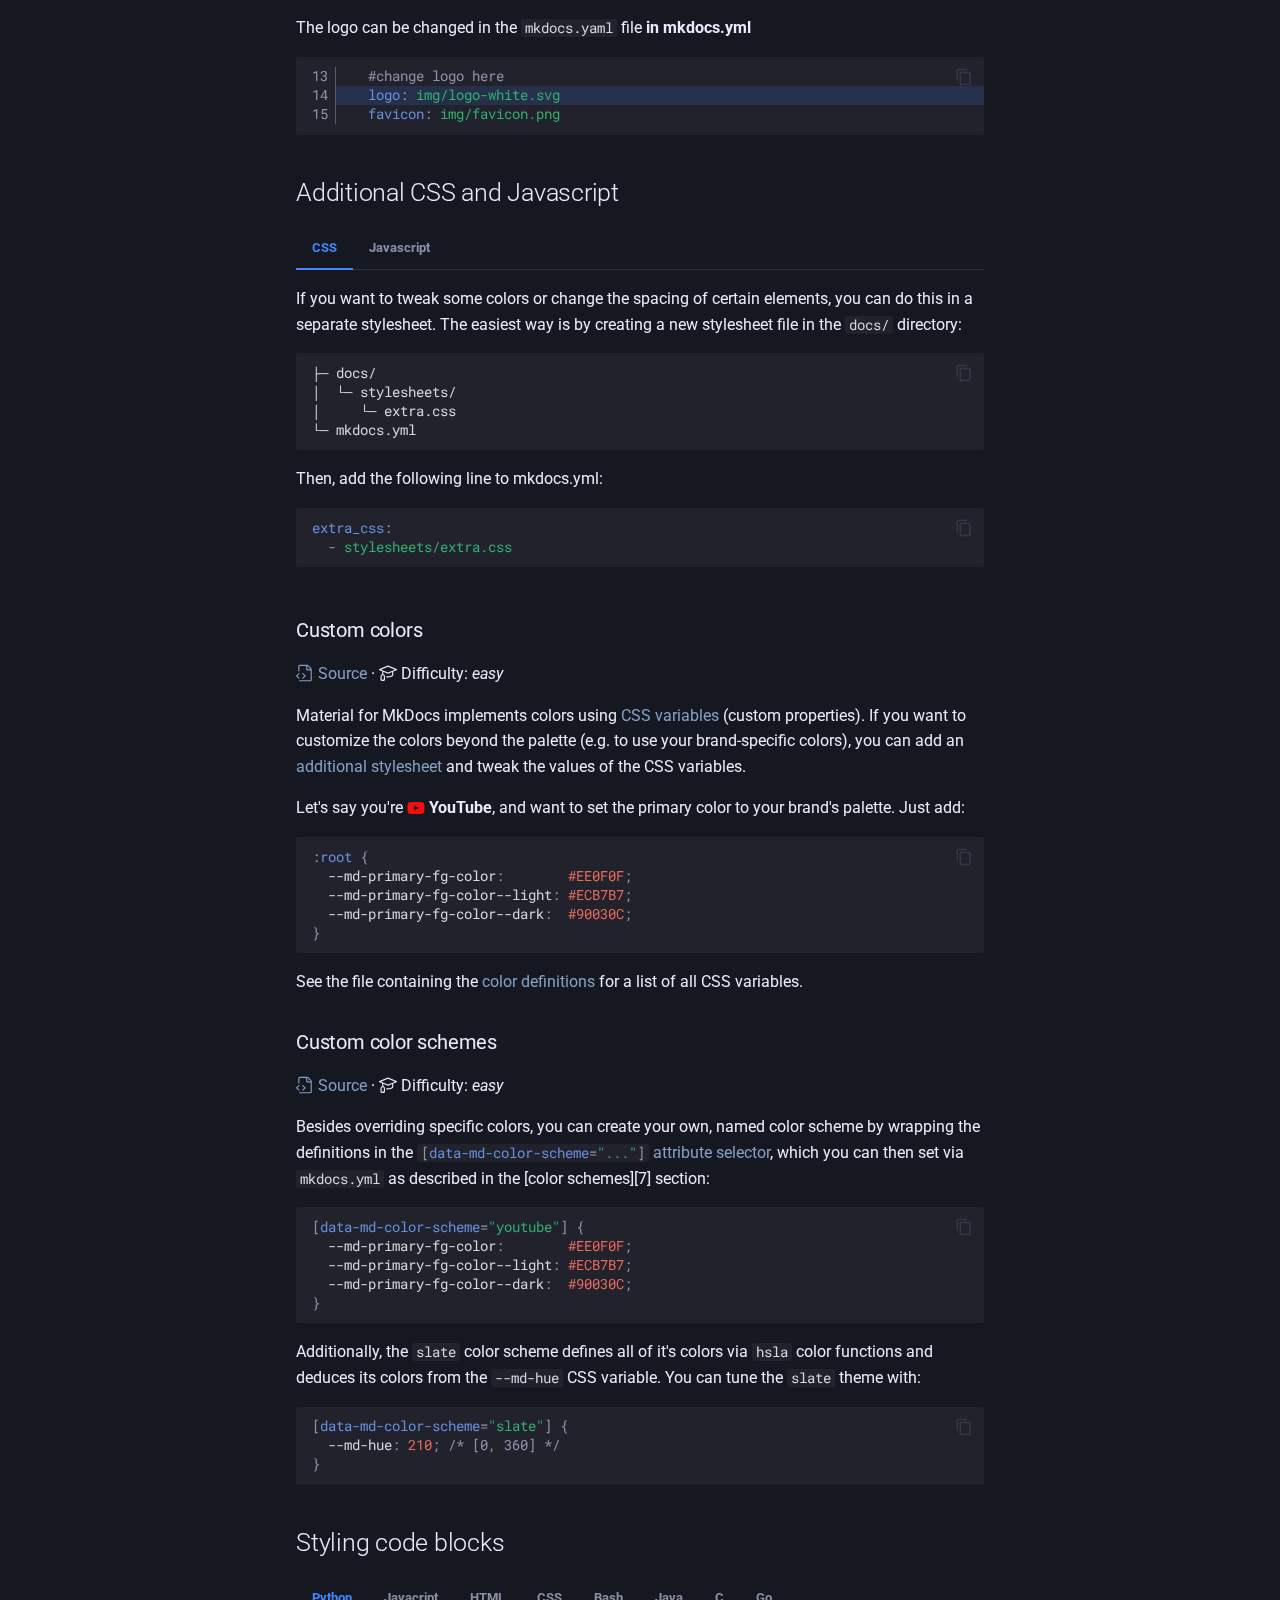
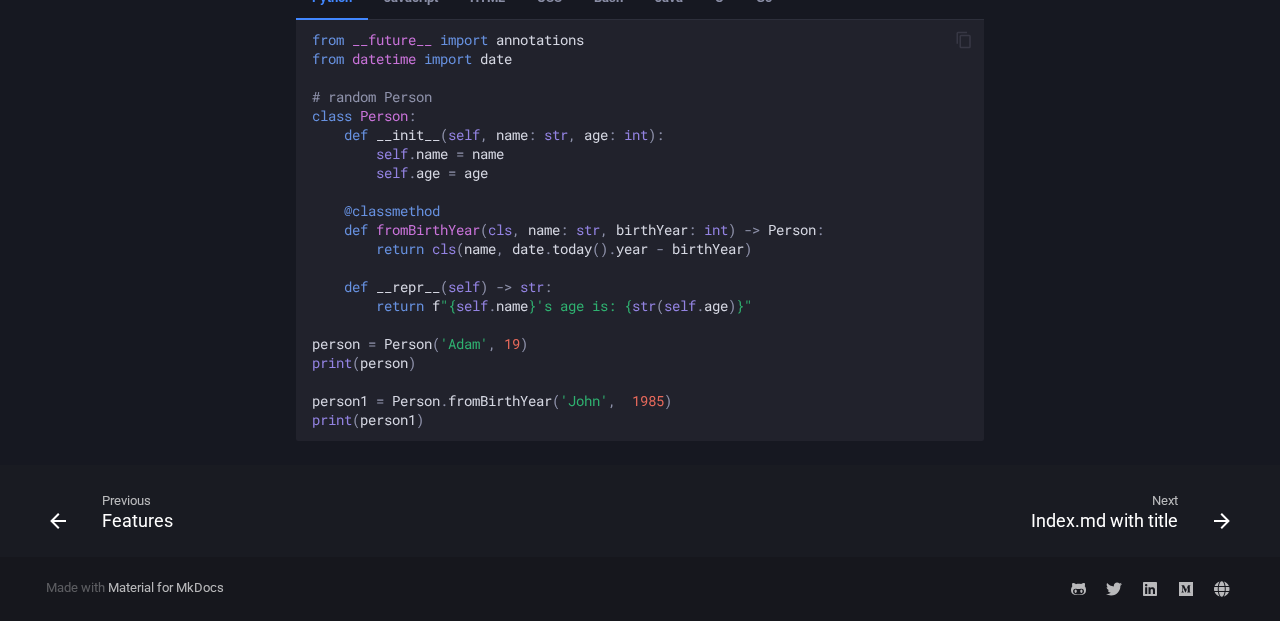
<file: customization/index.html>
<!doctype html>
<html lang="en" class="no-js">
  <head>
    
      <meta charset="utf-8">
      <meta name="viewport" content="width=device-width,initial-scale=1">
      
        <meta name="description" content="Quickly generate docs with markdown and deploy them">
      
      
      
        <link rel="canonical" href="https://danny-dasilva.github.io/mkdocs-material/customization/">
      
      
      <link rel="shortcut icon" href="../img/favicon.png">
      <meta name="generator" content="mkdocs-1.1.2, mkdocs-material-6.1.5">
    
    
      
        <title>Changing the colors - Doc Generator</title>
      
    
    
      <link rel="stylesheet" href="../assets/stylesheets/main.21aed14c.min.css">
      
        
        <link rel="stylesheet" href="../assets/stylesheets/palette.196e0c26.min.css">
        
          
          
          <meta name="theme-color" content="">
        
      
    
    
    
      
        
        <link href="https://fonts.gstatic.com" rel="preconnect" crossorigin>
        <link rel="stylesheet" href="https://fonts.googleapis.com/css?family=Roboto:300,400,400i,700%7CRoboto+Mono&display=fallback">
        <style>body,input{font-family:"Roboto",-apple-system,BlinkMacSystemFont,Helvetica,Arial,sans-serif}code,kbd,pre{font-family:"Roboto Mono",SFMono-Regular,Consolas,Menlo,monospace}</style>
      
    
    
    
      <link rel="stylesheet" href="../css/termynal.css">
    
      <link rel="stylesheet" href="../css/custom.css">
    
    
      
        
<script>window.ga=window.ga||function(){(ga.q=ga.q||[]).push(arguments)},ga.l=+new Date,ga("create","UA-133183413-1","auto"),ga("set","anonymizeIp",!0),ga("send","pageview"),document.addEventListener("DOMContentLoaded",function(){document.forms.search&&document.forms.search.query.addEventListener("blur",function(){if(this.value){var e=document.location.pathname;ga("send","pageview",e+"?q="+this.value)}})}),document.addEventListener("DOMContentSwitch",function(){ga("send","pageview",document.location.pathname)})</script>
<script async src="https://www.google-analytics.com/analytics.js"></script>
      
    
    
  </head>
  
  
    
    
    
    
    
    <body dir="ltr" data-md-color-scheme="iceberg" data-md-color-primary="iceberg" data-md-color-accent="blue">
      
  
    <input class="md-toggle" data-md-toggle="drawer" type="checkbox" id="__drawer" autocomplete="off">
    <input class="md-toggle" data-md-toggle="search" type="checkbox" id="__search" autocomplete="off">
    <label class="md-overlay" for="__drawer"></label>
    <div data-md-component="skip">
      
        
        <a href="#changing-the-colors" class="md-skip">
          Skip to content
        </a>
      
    </div>
    <div data-md-component="announce">
      
    </div>
    
      
<header class="md-header" data-md-component="header">
  <nav class="md-header-nav md-grid" aria-label="Header">
    <a
      href="https://danny-dasilva.github.io/mkdocs-material/"
      title="Doc Generator"
      class="md-header-nav__button md-logo"
      aria-label="Doc Generator"
    >
      
  <img src="../img/logo-white.svg" alt="logo">

    </a>
    <label class="md-header-nav__button md-icon" for="__drawer">
      <svg xmlns="http://www.w3.org/2000/svg" viewBox="0 0 24 24"><path d="M3 6h18v2H3V6m0 5h18v2H3v-2m0 5h18v2H3v-2z"/></svg>
    </label>
    <div class="md-header-nav__title" data-md-component="header-title">
      
        <div class="md-header-nav__ellipsis">
          <span class="md-header-nav__topic md-ellipsis">
            Doc Generator
          </span>
          <span class="md-header-nav__topic md-ellipsis">
            
              Changing the colors
            
          </span>
        </div>
      
    </div>

    <div class="md-header-nav__scheme md-header-nav__button md-icon">
        <a
          href="javascript:toggleScheme();"
          title="Light mode"
          class="light-mode"
        >
        
        <svg xmlns="http://www.w3.org/2000/svg" viewBox="0 0 24 24"><path d="M7 10a2 2 0 012 2 2 2 0 01-2 2 2 2 0 01-2-2 2 2 0 012-2m10-3a5 5 0 015 5 5 5 0 01-5 5H7a5 5 0 01-5-5 5 5 0 015-5h10M7 9a3 3 0 00-3 3 3 3 0 003 3h10a3 3 0 003-3 3 3 0 00-3-3H7z"/></svg>
        </a>
        <a
          href="javascript:toggleScheme();"
          title="Dark mode"
          class="dark-mode"
        >
        
        <svg xmlns="http://www.w3.org/2000/svg" viewBox="0 0 24 24"><path d="M17 7H7a5 5 0 00-5 5 5 5 0 005 5h10a5 5 0 005-5 5 5 0 00-5-5m0 8a3 3 0 01-3-3 3 3 0 013-3 3 3 0 013 3 3 3 0 01-3 3z"/></svg>
        </a>
        </div>
    
      <label class="md-header-nav__button md-icon" for="__search">
        <svg xmlns="http://www.w3.org/2000/svg" viewBox="0 0 24 24"><path d="M9.5 3A6.5 6.5 0 0116 9.5c0 1.61-.59 3.09-1.56 4.23l.27.27h.79l5 5-1.5 1.5-5-5v-.79l-.27-.27A6.516 6.516 0 019.5 16 6.5 6.5 0 013 9.5 6.5 6.5 0 019.5 3m0 2C7 5 5 7 5 9.5S7 14 9.5 14 14 12 14 9.5 12 5 9.5 5z"/></svg>
      </label>
      
<div class="md-search" data-md-component="search" role="dialog">
  <label class="md-search__overlay" for="__search"></label>
  <div class="md-search__inner" role="search">
    <form class="md-search__form" name="search">
      <input type="text" class="md-search__input" name="query" aria-label="Search" placeholder="Search" autocapitalize="off" autocorrect="off" autocomplete="off" spellcheck="false" data-md-component="search-query" data-md-state="active" required>
      <label class="md-search__icon md-icon" for="__search">
        <svg xmlns="http://www.w3.org/2000/svg" viewBox="0 0 24 24"><path d="M9.5 3A6.5 6.5 0 0116 9.5c0 1.61-.59 3.09-1.56 4.23l.27.27h.79l5 5-1.5 1.5-5-5v-.79l-.27-.27A6.516 6.516 0 019.5 16 6.5 6.5 0 013 9.5 6.5 6.5 0 019.5 3m0 2C7 5 5 7 5 9.5S7 14 9.5 14 14 12 14 9.5 12 5 9.5 5z"/></svg>
        <svg xmlns="http://www.w3.org/2000/svg" viewBox="0 0 24 24"><path d="M20 11v2H8l5.5 5.5-1.42 1.42L4.16 12l7.92-7.92L13.5 5.5 8 11h12z"/></svg>
      </label>
      <button type="reset" class="md-search__icon md-icon" aria-label="Clear" data-md-component="search-reset" tabindex="-1">
        <svg xmlns="http://www.w3.org/2000/svg" viewBox="0 0 24 24"><path d="M19 6.41L17.59 5 12 10.59 6.41 5 5 6.41 10.59 12 5 17.59 6.41 19 12 13.41 17.59 19 19 17.59 13.41 12 19 6.41z"/></svg>
      </button>
    </form>
    <div class="md-search__output">
      <div class="md-search__scrollwrap" data-md-scrollfix>
        <div class="md-search-result" data-md-component="search-result">
          <div class="md-search-result__meta">
            Initializing search
          </div>
          <ol class="md-search-result__list"></ol>
        </div>
      </div>
    </div>
  </div>
</div>
    
    
      <div class="md-header-nav__source">
        
<a href="https://github.com/Danny-Dasilva/mkdocs-material.git" title="Go to repository" class="md-source">
  <div class="md-source__icon md-icon">
    
    <svg xmlns="http://www.w3.org/2000/svg" viewBox="0 0 480 512"><path d="M186.1 328.7c0 20.9-10.9 55.1-36.7 55.1s-36.7-34.2-36.7-55.1 10.9-55.1 36.7-55.1 36.7 34.2 36.7 55.1zM480 278.2c0 31.9-3.2 65.7-17.5 95-37.9 76.6-142.1 74.8-216.7 74.8-75.8 0-186.2 2.7-225.6-74.8-14.6-29-20.2-63.1-20.2-95 0-41.9 13.9-81.5 41.5-113.6-5.2-15.8-7.7-32.4-7.7-48.8 0-21.5 4.9-32.3 14.6-51.8 45.3 0 74.3 9 108.8 36 29-6.9 58.8-10 88.7-10 27 0 54.2 2.9 80.4 9.2 34-26.7 63-35.2 107.8-35.2 9.8 19.5 14.6 30.3 14.6 51.8 0 16.4-2.6 32.7-7.7 48.2 27.5 32.4 39 72.3 39 114.2zm-64.3 50.5c0-43.9-26.7-82.6-73.5-82.6-18.9 0-37 3.4-56 6-14.9 2.3-29.8 3.2-45.1 3.2-15.2 0-30.1-.9-45.1-3.2-18.7-2.6-37-6-56-6-46.8 0-73.5 38.7-73.5 82.6 0 87.8 80.4 101.3 150.4 101.3h48.2c70.3 0 150.6-13.4 150.6-101.3zm-82.6-55.1c-25.8 0-36.7 34.2-36.7 55.1s10.9 55.1 36.7 55.1 36.7-34.2 36.7-55.1-10.9-55.1-36.7-55.1z"/></svg>
  </div>
  <div class="md-source__repository">
    Danny-Dasilva/mkdocs-material
  </div>
</a>
      </div>
    

  </nav>
</header>
    
    <div class="md-container" data-md-component="container">
      
      
        
      
      <main class="md-main" data-md-component="main">
        <div class="md-main__inner md-grid">
          
            
              <div class="md-sidebar md-sidebar--primary" data-md-component="navigation">
                <div class="md-sidebar__scrollwrap">
                  <div class="md-sidebar__inner">
                    

<nav class="md-nav md-nav--primary" aria-label="Navigation" data-md-level="0">
  <label class="md-nav__title" for="__drawer">
    <a href="https://danny-dasilva.github.io/mkdocs-material/" title="Doc Generator" class="md-nav__button md-logo" aria-label="Doc Generator">
      
  <img src="../img/logo-white.svg" alt="logo">

    </a>
    Doc Generator
  </label>
  
    <div class="md-nav__source">
      
<a href="https://github.com/Danny-Dasilva/mkdocs-material.git" title="Go to repository" class="md-source">
  <div class="md-source__icon md-icon">
    
    <svg xmlns="http://www.w3.org/2000/svg" viewBox="0 0 480 512"><path d="M186.1 328.7c0 20.9-10.9 55.1-36.7 55.1s-36.7-34.2-36.7-55.1 10.9-55.1 36.7-55.1 36.7 34.2 36.7 55.1zM480 278.2c0 31.9-3.2 65.7-17.5 95-37.9 76.6-142.1 74.8-216.7 74.8-75.8 0-186.2 2.7-225.6-74.8-14.6-29-20.2-63.1-20.2-95 0-41.9 13.9-81.5 41.5-113.6-5.2-15.8-7.7-32.4-7.7-48.8 0-21.5 4.9-32.3 14.6-51.8 45.3 0 74.3 9 108.8 36 29-6.9 58.8-10 88.7-10 27 0 54.2 2.9 80.4 9.2 34-26.7 63-35.2 107.8-35.2 9.8 19.5 14.6 30.3 14.6 51.8 0 16.4-2.6 32.7-7.7 48.2 27.5 32.4 39 72.3 39 114.2zm-64.3 50.5c0-43.9-26.7-82.6-73.5-82.6-18.9 0-37 3.4-56 6-14.9 2.3-29.8 3.2-45.1 3.2-15.2 0-30.1-.9-45.1-3.2-18.7-2.6-37-6-56-6-46.8 0-73.5 38.7-73.5 82.6 0 87.8 80.4 101.3 150.4 101.3h48.2c70.3 0 150.6-13.4 150.6-101.3zm-82.6-55.1c-25.8 0-36.7 34.2-36.7 55.1s10.9 55.1 36.7 55.1 36.7-34.2 36.7-55.1-10.9-55.1-36.7-55.1z"/></svg>
  </div>
  <div class="md-source__repository">
    Danny-Dasilva/mkdocs-material
  </div>
</a>
    </div>
  
  <ul class="md-nav__list" data-md-scrollfix>
    
      
      
      


  <li class="md-nav__item">
    <a href=".." class="md-nav__link">
      Setup
    </a>
  </li>

    
      
      
      


  <li class="md-nav__item">
    <a href="../features/" class="md-nav__link">
      Features
    </a>
  </li>

    
      
      
      

  


  <li class="md-nav__item md-nav__item--active">
    
    <input class="md-nav__toggle md-toggle" data-md-toggle="toc" type="checkbox" id="__toc">
    
      
    
    
      <label class="md-nav__link md-nav__link--active" for="__toc">
        Changing the colors
        <span class="md-nav__icon md-icon"></span>
      </label>
    
    <a href="./" class="md-nav__link md-nav__link--active">
      Changing the colors
    </a>
    
      
<nav class="md-nav md-nav--secondary" aria-label="Table of contents">
  
  
    
  
  
    <label class="md-nav__title" for="__toc">
      <span class="md-nav__icon md-icon"></span>
      Table of contents
    </label>
    <ul class="md-nav__list" data-md-scrollfix>
      
        <li class="md-nav__item">
  <a href="#color-palette" class="md-nav__link">
    Color palette
  </a>
  
    <nav class="md-nav" aria-label="Color palette">
      <ul class="md-nav__list">
        
          <li class="md-nav__item">
  <a href="#color-scheme" class="md-nav__link">
    Color scheme
  </a>
  
</li>
        
          <li class="md-nav__item">
  <a href="#primary-color" class="md-nav__link">
    Primary color
  </a>
  
</li>
        
          <li class="md-nav__item">
  <a href="#accent-color" class="md-nav__link">
    Accent color
  </a>
  
</li>
        
          <li class="md-nav__item">
  <a href="#custom-css" class="md-nav__link">
    custom css
  </a>
  
</li>
        
      </ul>
    </nav>
  
</li>
      
        <li class="md-nav__item">
  <a href="#logo" class="md-nav__link">
    Logo
  </a>
  
</li>
      
        <li class="md-nav__item">
  <a href="#additional-css-and-javascript" class="md-nav__link">
    Additional CSS and Javascript
  </a>
  
    <nav class="md-nav" aria-label="Additional CSS and Javascript">
      <ul class="md-nav__list">
        
          <li class="md-nav__item">
  <a href="#custom-colors" class="md-nav__link">
    Custom colors
  </a>
  
</li>
        
          <li class="md-nav__item">
  <a href="#custom-color-schemes" class="md-nav__link">
    Custom color schemes
  </a>
  
</li>
        
      </ul>
    </nav>
  
</li>
      
        <li class="md-nav__item">
  <a href="#styling-code-blocks" class="md-nav__link">
    Styling code blocks
  </a>
  
</li>
      
    </ul>
  
</nav>
    
  </li>

    
      
      
      


  <li class="md-nav__item md-nav__item--nested">
    
    <input class="md-nav__toggle md-toggle" data-md-toggle="nav-4" type="checkbox" id="nav-4" >
    <label class="md-nav__link" for="nav-4">
      Example - Nested folder
      <span class="md-nav__icon md-icon"></span>
    </label>
    <nav class="md-nav" aria-label="Example - Nested folder" data-md-level="1">
      <label class="md-nav__title" for="nav-4">
        <span class="md-nav__icon md-icon"></span>
        Example - Nested folder
      </label>
      <ul class="md-nav__list" data-md-scrollfix>
        
        
          
          
          


  <li class="md-nav__item">
    <a href="../example-folder/" class="md-nav__link">
      Index.md with title
    </a>
  </li>

        
          
          
          


  <li class="md-nav__item md-nav__item--nested">
    
    <input class="md-nav__toggle md-toggle" data-md-toggle="nav-4-2" type="checkbox" id="nav-4-2" >
    <label class="md-nav__link" for="nav-4-2">
      Sub folder
      <span class="md-nav__icon md-icon"></span>
    </label>
    <nav class="md-nav" aria-label="Sub folder" data-md-level="2">
      <label class="md-nav__title" for="nav-4-2">
        <span class="md-nav__icon md-icon"></span>
        Sub folder
      </label>
      <ul class="md-nav__list" data-md-scrollfix>
        
        
          
          
          


  <li class="md-nav__item">
    <a href="../example-folder/sub-folder/" class="md-nav__link">
      Custom Title
    </a>
  </li>

        
      </ul>
    </nav>
  </li>

        
      </ul>
    </nav>
  </li>

    
  </ul>
</nav>
                  </div>
                </div>
              </div>
            
            
              <div class="md-sidebar md-sidebar--secondary" data-md-component="toc">
                <div class="md-sidebar__scrollwrap">
                  <div class="md-sidebar__inner">
                    
<nav class="md-nav md-nav--secondary" aria-label="Table of contents">
  
  
    
  
  
    <label class="md-nav__title" for="__toc">
      <span class="md-nav__icon md-icon"></span>
      Table of contents
    </label>
    <ul class="md-nav__list" data-md-scrollfix>
      
        <li class="md-nav__item">
  <a href="#color-palette" class="md-nav__link">
    Color palette
  </a>
  
    <nav class="md-nav" aria-label="Color palette">
      <ul class="md-nav__list">
        
          <li class="md-nav__item">
  <a href="#color-scheme" class="md-nav__link">
    Color scheme
  </a>
  
</li>
        
          <li class="md-nav__item">
  <a href="#primary-color" class="md-nav__link">
    Primary color
  </a>
  
</li>
        
          <li class="md-nav__item">
  <a href="#accent-color" class="md-nav__link">
    Accent color
  </a>
  
</li>
        
          <li class="md-nav__item">
  <a href="#custom-css" class="md-nav__link">
    custom css
  </a>
  
</li>
        
      </ul>
    </nav>
  
</li>
      
        <li class="md-nav__item">
  <a href="#logo" class="md-nav__link">
    Logo
  </a>
  
</li>
      
        <li class="md-nav__item">
  <a href="#additional-css-and-javascript" class="md-nav__link">
    Additional CSS and Javascript
  </a>
  
    <nav class="md-nav" aria-label="Additional CSS and Javascript">
      <ul class="md-nav__list">
        
          <li class="md-nav__item">
  <a href="#custom-colors" class="md-nav__link">
    Custom colors
  </a>
  
</li>
        
          <li class="md-nav__item">
  <a href="#custom-color-schemes" class="md-nav__link">
    Custom color schemes
  </a>
  
</li>
        
      </ul>
    </nav>
  
</li>
      
        <li class="md-nav__item">
  <a href="#styling-code-blocks" class="md-nav__link">
    Styling code blocks
  </a>
  
</li>
      
    </ul>
  
</nav>
                  </div>
                </div>
              </div>
            
          
          <div class="md-content">
            <article class="md-content__inner md-typeset">
              
                
                
                <h1 id="changing-the-colors">Changing the colors<a class="headerlink" href="#changing-the-colors" title="Permanent link">&para;</a></h1>
<p>As any proper Material Design implementation, Material for MkDocs supports
Google's original <a href="http://www.materialui.co/colors">color palette</a>, which can be easily configured through 
<code>mkdocs.yml</code>. Furthermore, colors can be customized with a few lines of CSS to
fit your brand's identity by using <a href="#custom-colors">CSS variables</a>.</p>
<h2 id="color-palette">Color palette<a class="headerlink" href="#color-palette" title="Permanent link">&para;</a></h2>
<h3 id="color-scheme">Color scheme<a class="headerlink" href="#color-scheme" title="Permanent link">&para;</a></h3>
<p><a href="https://github.com/squidfunk/mkdocs-material/blob/master/src/assets/stylesheets/palette/_scheme.scss"><span class="twemoji"><svg xmlns="http://www.w3.org/2000/svg" viewBox="0 0 24 24"><path fill-rule="evenodd" d="M3 3a2 2 0 012-2h9.982a2 2 0 011.414.586l4.018 4.018A2 2 0 0121 7.018V21a2 2 0 01-2 2H4.75a.75.75 0 010-1.5H19a.5.5 0 00.5-.5V8.5h-4a2 2 0 01-2-2v-4H5a.5.5 0 00-.5.5v6.25a.75.75 0 01-1.5 0V3zm12-.5v4a.5.5 0 00.5.5h4a.5.5 0 00-.146-.336l-4.018-4.018A.5.5 0 0015 2.5z"/><path d="M4.53 12.24a.75.75 0 01-.039 1.06l-2.639 2.45 2.64 2.45a.75.75 0 11-1.022 1.1l-3.23-3a.75.75 0 010-1.1l3.23-3a.75.75 0 011.06.04zm3.979 1.06a.75.75 0 111.02-1.1l3.231 3a.75.75 0 010 1.1l-3.23 3a.75.75 0 11-1.021-1.1l2.639-2.45-2.64-2.45z"/></svg></span> Source</a> · <span class="twemoji"><svg xmlns="http://www.w3.org/2000/svg" viewBox="0 0 24 24"><path fill-rule="evenodd" d="M11.75 1a.75.75 0 01.75.75V4h6.532c.42 0 .826.15 1.143.425l3.187 2.75a1.75 1.75 0 010 2.65l-3.187 2.75a1.75 1.75 0 01-1.143.425H12.5v9.25a.75.75 0 01-1.5 0V13H3.75A1.75 1.75 0 012 11.25v-5.5C2 4.783 2.784 4 3.75 4H11V1.75a.75.75 0 01.75-.75zm0 4.5h7.282a.25.25 0 01.163.06l3.188 2.75a.25.25 0 010 .38l-3.188 2.75a.25.25 0 01-.163.06H3.75a.25.25 0 01-.25-.25v-5.5a.25.25 0 01.25-.25h8z"/></svg></span> Default: <code>default</code></p>
<p>Material for MkDocs supports two <em>color schemes</em>: a light mode, which is just
called <code>default</code>, and a dark mode, which is called <code>slate</code>. The color scheme
can be set via <code>mkdocs.yml</code> to <code>preference</code>:</p>
<div class="highlight"><pre><span></span><code><span class="nt">theme</span><span class="p">:</span>
  <span class="nt">palette</span><span class="p">:</span>
<span class="hll">    <span class="nt">scheme</span><span class="p">:</span> <span class="l l-Scalar l-Scalar-Plain">preference</span> 
</span></code></pre></div>
<p><span class="twemoji"><svg xmlns="http://www.w3.org/2000/svg" viewBox="0 0 24 24"><path d="M11.5 11l6.38 5.37-.88.18-.64.12c-.63.13-.99.83-.71 1.4l.27.58 1.36 2.94-1.42.66-1.36-2.93-.26-.58a.985.985 0 00-1.52-.36l-.51.4-.71.57V11m-.74-2.31a.76.76 0 00-.76.76V20.9c0 .42.34.76.76.76.19 0 .35-.06.48-.16l1.91-1.55 1.66 3.62c.13.27.4.43.69.43.11 0 .22 0 .33-.08l2.76-1.28c.38-.18.56-.64.36-1.01L17.28 18l2.41-.45a.88.88 0 00.43-.26c.27-.32.23-.79-.12-1.08l-8.74-7.35-.01.01a.756.756 0 00-.49-.18M15 10V8h5v2h-5m-1.17-5.24l2.83-2.83 1.41 1.41-2.83 2.83-1.41-1.41M10 0h2v5h-2V0M3.93 14.66l2.83-2.83 1.41 1.41-2.83 2.83-1.41-1.41m0-11.32l1.41-1.41 2.83 2.83-1.41 1.41-2.83-2.83M7 10H2V8h5v2"/></svg></span> Click on a tile to change the color
scheme:</p>
<div class="tx-switch">
  <button data-md-color-scheme="default"><code>default</code></button>
  <button data-md-color-scheme="slate"><code>slate</code></button>
  <button data-md-color-scheme="iceberg"><code>iceberg</code></button>
</div>

<script>
  var buttons = document.querySelectorAll("button[data-md-color-scheme]")
  buttons.forEach(function(button) {
    button.addEventListener("click", function() {
      var attr = this.getAttribute("data-md-color-scheme")
      document.body.setAttribute("data-md-color-scheme", attr)
      var name = document.querySelector("#__code_0 code span:nth-child(7)")
      name.textContent = attr
    })
  })
</script>
<h3 id="primary-color">Primary color<a class="headerlink" href="#primary-color" title="Permanent link">&para;</a></h3>
<p><a href="https://github.com/squidfunk/mkdocs-material/blob/master/src/assets/stylesheets/palette/_primary.scss"><span class="twemoji"><svg xmlns="http://www.w3.org/2000/svg" viewBox="0 0 24 24"><path fill-rule="evenodd" d="M3 3a2 2 0 012-2h9.982a2 2 0 011.414.586l4.018 4.018A2 2 0 0121 7.018V21a2 2 0 01-2 2H4.75a.75.75 0 010-1.5H19a.5.5 0 00.5-.5V8.5h-4a2 2 0 01-2-2v-4H5a.5.5 0 00-.5.5v6.25a.75.75 0 01-1.5 0V3zm12-.5v4a.5.5 0 00.5.5h4a.5.5 0 00-.146-.336l-4.018-4.018A.5.5 0 0015 2.5z"/><path d="M4.53 12.24a.75.75 0 01-.039 1.06l-2.639 2.45 2.64 2.45a.75.75 0 11-1.022 1.1l-3.23-3a.75.75 0 010-1.1l3.23-3a.75.75 0 011.06.04zm3.979 1.06a.75.75 0 111.02-1.1l3.231 3a.75.75 0 010 1.1l-3.23 3a.75.75 0 11-1.021-1.1l2.639-2.45-2.64-2.45z"/></svg></span> Source</a> · <span class="twemoji"><svg xmlns="http://www.w3.org/2000/svg" viewBox="0 0 24 24"><path fill-rule="evenodd" d="M11.75 1a.75.75 0 01.75.75V4h6.532c.42 0 .826.15 1.143.425l3.187 2.75a1.75 1.75 0 010 2.65l-3.187 2.75a1.75 1.75 0 01-1.143.425H12.5v9.25a.75.75 0 01-1.5 0V13H3.75A1.75 1.75 0 012 11.25v-5.5C2 4.783 2.784 4 3.75 4H11V1.75a.75.75 0 01.75-.75zm0 4.5h7.282a.25.25 0 01.163.06l3.188 2.75a.25.25 0 010 .38l-3.188 2.75a.25.25 0 01-.163.06H3.75a.25.25 0 01-.25-.25v-5.5a.25.25 0 01.25-.25h8z"/></svg></span> Default: <code>indigo</code></p>
<p>The <em>primary color</em> is used for the header, the sidebar, text links and several
other components. In order to change the primary color, set the following value
in <code>mkdocs.yml</code> to a valid color name:</p>
<div class="highlight"><pre><span></span><code><span class="nt">theme</span><span class="p">:</span>
  <span class="nt">palette</span><span class="p">:</span>
<span class="hll">    <span class="nt">primary</span><span class="p">:</span> <span class="l l-Scalar l-Scalar-Plain">indigo</span>
</span></code></pre></div>
<p><span class="twemoji"><svg xmlns="http://www.w3.org/2000/svg" viewBox="0 0 24 24"><path d="M11.5 11l6.38 5.37-.88.18-.64.12c-.63.13-.99.83-.71 1.4l.27.58 1.36 2.94-1.42.66-1.36-2.93-.26-.58a.985.985 0 00-1.52-.36l-.51.4-.71.57V11m-.74-2.31a.76.76 0 00-.76.76V20.9c0 .42.34.76.76.76.19 0 .35-.06.48-.16l1.91-1.55 1.66 3.62c.13.27.4.43.69.43.11 0 .22 0 .33-.08l2.76-1.28c.38-.18.56-.64.36-1.01L17.28 18l2.41-.45a.88.88 0 00.43-.26c.27-.32.23-.79-.12-1.08l-8.74-7.35-.01.01a.756.756 0 00-.49-.18M15 10V8h5v2h-5m-1.17-5.24l2.83-2.83 1.41 1.41-2.83 2.83-1.41-1.41M10 0h2v5h-2V0M3.93 14.66l2.83-2.83 1.41 1.41-2.83 2.83-1.41-1.41m0-11.32l1.41-1.41 2.83 2.83-1.41 1.41-2.83-2.83M7 10H2V8h5v2"/></svg></span> Click on a tile to change the primary
color:</p>
<div class="tx-switch">
  <button data-md-color-primary="red"><code>red</code></button>
  <button data-md-color-primary="pink"><code>pink</code></button>
  <button data-md-color-primary="purple"><code>purple</code></button>
  <button data-md-color-primary="deep-purple"><code>deep purple</code></button>
  <button data-md-color-primary="indigo"><code>indigo</code></button>
  <button data-md-color-primary="blue"><code>blue</code></button>
  <button data-md-color-primary="light-blue"><code>light blue</code></button>
  <button data-md-color-primary="cyan"><code>cyan</code></button>
  <button data-md-color-primary="teal"><code>teal</code></button>
  <button data-md-color-primary="green"><code>green</code></button>
  <button data-md-color-primary="light-green"><code>light green</code></button>
  <button data-md-color-primary="lime"><code>lime</code></button>
  <button data-md-color-primary="yellow"><code>yellow</code></button>
  <button data-md-color-primary="amber"><code>amber</code></button>
  <button data-md-color-primary="orange"><code>orange</code></button>
  <button data-md-color-primary="deep-orange"><code>deep orange</code></button>
  <button data-md-color-primary="brown"><code>brown</code></button>
  <button data-md-color-primary="grey"><code>grey</code></button>
  <button data-md-color-primary="blue-grey"><code>blue grey</code></button>
  <button data-md-color-primary="black"><code>black</code></button>
  <button data-md-color-primary="white"><code>white</code></button>
  <button data-md-color-primary="iceberg"><code>iceberg</code></button>
  <button data-md-color-primary="custom_color"><code>custom_color</code></button>
</div>
<style>
[data-md-color-primary="custom_color"] {
--md-primary-fg-color: red
}
</style>
<script>
  var buttons = document.querySelectorAll("button[data-md-color-primary]")
  buttons.forEach(function(button) {
    button.addEventListener("click", function() {
      var attr = this.getAttribute("data-md-color-primary")
      document.body.setAttribute("data-md-color-primary", attr)
      var name = document.querySelector("#__code_2 code span:nth-child(7)")
      name.textContent = attr.replace("-", " ")
    })
  })
</script>

<h3 id="accent-color">Accent color<a class="headerlink" href="#accent-color" title="Permanent link">&para;</a></h3>
<p><a href="https://github.com/squidfunk/mkdocs-material/blob/master/src/assets/stylesheets/palette/_accent.scss"><span class="twemoji"><svg xmlns="http://www.w3.org/2000/svg" viewBox="0 0 24 24"><path fill-rule="evenodd" d="M3 3a2 2 0 012-2h9.982a2 2 0 011.414.586l4.018 4.018A2 2 0 0121 7.018V21a2 2 0 01-2 2H4.75a.75.75 0 010-1.5H19a.5.5 0 00.5-.5V8.5h-4a2 2 0 01-2-2v-4H5a.5.5 0 00-.5.5v6.25a.75.75 0 01-1.5 0V3zm12-.5v4a.5.5 0 00.5.5h4a.5.5 0 00-.146-.336l-4.018-4.018A.5.5 0 0015 2.5z"/><path d="M4.53 12.24a.75.75 0 01-.039 1.06l-2.639 2.45 2.64 2.45a.75.75 0 11-1.022 1.1l-3.23-3a.75.75 0 010-1.1l3.23-3a.75.75 0 011.06.04zm3.979 1.06a.75.75 0 111.02-1.1l3.231 3a.75.75 0 010 1.1l-3.23 3a.75.75 0 11-1.021-1.1l2.639-2.45-2.64-2.45z"/></svg></span> Source</a> · <span class="twemoji"><svg xmlns="http://www.w3.org/2000/svg" viewBox="0 0 24 24"><path fill-rule="evenodd" d="M11.75 1a.75.75 0 01.75.75V4h6.532c.42 0 .826.15 1.143.425l3.187 2.75a1.75 1.75 0 010 2.65l-3.187 2.75a1.75 1.75 0 01-1.143.425H12.5v9.25a.75.75 0 01-1.5 0V13H3.75A1.75 1.75 0 012 11.25v-5.5C2 4.783 2.784 4 3.75 4H11V1.75a.75.75 0 01.75-.75zm0 4.5h7.282a.25.25 0 01.163.06l3.188 2.75a.25.25 0 010 .38l-3.188 2.75a.25.25 0 01-.163.06H3.75a.25.25 0 01-.25-.25v-5.5a.25.25 0 01.25-.25h8z"/></svg></span> Default: <code>indigo</code></p>
<p>The <em>accent color</em> is used to denote elements that can be interacted with, e.g.
hovered links, buttons and scrollbars. It can be changed in <code>mkdocs.yml</code> by
choosing a valid color name:</p>
<div class="highlight"><pre><span></span><code><span class="nt">theme</span><span class="p">:</span>
  <span class="nt">palette</span><span class="p">:</span>
<span class="hll">    <span class="nt">accent</span><span class="p">:</span> <span class="l l-Scalar l-Scalar-Plain">indigo</span>
</span></code></pre></div>
<p><span class="twemoji"><svg xmlns="http://www.w3.org/2000/svg" viewBox="0 0 24 24"><path d="M11.5 11l6.38 5.37-.88.18-.64.12c-.63.13-.99.83-.71 1.4l.27.58 1.36 2.94-1.42.66-1.36-2.93-.26-.58a.985.985 0 00-1.52-.36l-.51.4-.71.57V11m-.74-2.31a.76.76 0 00-.76.76V20.9c0 .42.34.76.76.76.19 0 .35-.06.48-.16l1.91-1.55 1.66 3.62c.13.27.4.43.69.43.11 0 .22 0 .33-.08l2.76-1.28c.38-.18.56-.64.36-1.01L17.28 18l2.41-.45a.88.88 0 00.43-.26c.27-.32.23-.79-.12-1.08l-8.74-7.35-.01.01a.756.756 0 00-.49-.18M15 10V8h5v2h-5m-1.17-5.24l2.83-2.83 1.41 1.41-2.83 2.83-1.41-1.41M10 0h2v5h-2V0M3.93 14.66l2.83-2.83 1.41 1.41-2.83 2.83-1.41-1.41m0-11.32l1.41-1.41 2.83 2.83-1.41 1.41-2.83-2.83M7 10H2V8h5v2"/></svg></span> Click on a tile to change the accent
color:</p>
<style>
  .md-typeset button[data-md-color-accent] > code {
    background-color: var(--md-code-bg-color);
    color: var(--md-accent-fg-color);
  }
</style>

<div class="tx-switch">
  <button data-md-color-accent="red"><code>red</code></button>
  <button data-md-color-accent="pink"><code>pink</code></button>
  <button data-md-color-accent="purple"><code>purple</code></button>
  <button data-md-color-accent="deep-purple"><code>deep purple</code></button>
  <button data-md-color-accent="indigo"><code>indigo</code></button>
  <button data-md-color-accent="blue"><code>blue</code></button>
  <button data-md-color-accent="light-blue"><code>light blue</code></button>
  <button data-md-color-accent="cyan"><code>cyan</code></button>
  <button data-md-color-accent="teal"><code>teal</code></button>
  <button data-md-color-accent="green"><code>green</code></button>
  <button data-md-color-accent="light-green"><code>light green</code></button>
  <button data-md-color-accent="lime"><code>lime</code></button>
  <button data-md-color-accent="yellow"><code>yellow</code></button>
  <button data-md-color-accent="amber"><code>amber</code></button>
  <button data-md-color-accent="orange"><code>orange</code></button>
  <button data-md-color-accent="deep-orange"><code>deep orange</code></button>
</div>

<script>
  var buttons = document.querySelectorAll("button[data-md-color-accent]")
  buttons.forEach(function(button) {
    button.addEventListener("click", function() {
      var attr = this.getAttribute("data-md-color-accent")
      document.body.setAttribute("data-md-color-accent", attr)
      var name = document.querySelector("#__code_3 code span:nth-child(7)")
      name.textContent = attr.replace("-", " ")
    })
  })
</script>

<h3 id="custom-css">custom css<a class="headerlink" href="#custom-css" title="Permanent link">&para;</a></h3>
<h2 id="logo">Logo<a class="headerlink" href="#logo" title="Permanent link">&para;</a></h2>
<p>The logo can be changed in the <code>mkdocs.yaml</code> file
<strong>in mkdocs.yml</strong>
<table class="highlighttable"><tr><td class="linenos"><div class="linenodiv"><pre><span></span>13
14
15</pre></div></td><td class="code"><div class="highlight"><pre><span></span><code>  <span class="c1">#change logo here</span>
<span class="hll">  <span class="nt">logo</span><span class="p">:</span> <span class="l l-Scalar l-Scalar-Plain">img/logo-white.svg</span>
</span>  <span class="nt">favicon</span><span class="p">:</span> <span class="l l-Scalar l-Scalar-Plain">img/favicon.png</span>
</code></pre></div>
</td></tr></table></p>
<h2 id="additional-css-and-javascript">Additional CSS and Javascript<a class="headerlink" href="#additional-css-and-javascript" title="Permanent link">&para;</a></h2>
<div class="tabbed-set" data-tabs="1:2"><input checked="checked" id="__tabbed_1_1" name="__tabbed_1" type="radio" /><label for="__tabbed_1_1">CSS</label><div class="tabbed-content">
<p>If you want to tweak some colors or change the spacing of certain elements, 
you can do this in a separate stylesheet. The easiest way is by creating a 
new stylesheet file in the <code>docs/</code> directory:
<div class="highlight"><pre><span></span><code>├─ docs/
│  └─ stylesheets/
│     └─ extra.css
└─ mkdocs.yml
</code></pre></div>
Then, add the following line to mkdocs.yml:</p>
<div class="highlight"><pre><span></span><code><span class="nt">extra_css</span><span class="p">:</span>
  <span class="p p-Indicator">-</span> <span class="l l-Scalar l-Scalar-Plain">stylesheets/extra.css</span>
</code></pre></div>
</div>
<input id="__tabbed_1_2" name="__tabbed_1" type="radio" /><label for="__tabbed_1_2">Javascript</label><div class="tabbed-content">
<p>The same is true for additional JavaScript. If you want to integrate 
another syntax highlighter or add some custom logic to your theme, 
create a new JavaScript file in the <code>docs/</code> directory:
<div class="highlight"><pre><span></span><code>├─ docs/
│  └─ javascripts/
│     └─ extra.js
└─ mkdocs.yml
</code></pre></div>
Then, add the following line to mkdocs.yml:</p>
<div class="highlight"><pre><span></span><code><span class="nt">extra_css</span><span class="p">:</span>
  <span class="p p-Indicator">-</span> <span class="l l-Scalar l-Scalar-Plain">javascripts/extra.js</span>
</code></pre></div>
</div>
</div>
<h3 id="custom-colors">Custom colors<a class="headerlink" href="#custom-colors" title="Permanent link">&para;</a></h3>
<p><a href="https://github.com/squidfunk/mkdocs-material/blob/master/src/assets/stylesheets/main/_colors.scss"><span class="twemoji"><svg xmlns="http://www.w3.org/2000/svg" viewBox="0 0 24 24"><path fill-rule="evenodd" d="M3 3a2 2 0 012-2h9.982a2 2 0 011.414.586l4.018 4.018A2 2 0 0121 7.018V21a2 2 0 01-2 2H4.75a.75.75 0 010-1.5H19a.5.5 0 00.5-.5V8.5h-4a2 2 0 01-2-2v-4H5a.5.5 0 00-.5.5v6.25a.75.75 0 01-1.5 0V3zm12-.5v4a.5.5 0 00.5.5h4a.5.5 0 00-.146-.336l-4.018-4.018A.5.5 0 0015 2.5z"/><path d="M4.53 12.24a.75.75 0 01-.039 1.06l-2.639 2.45 2.64 2.45a.75.75 0 11-1.022 1.1l-3.23-3a.75.75 0 010-1.1l3.23-3a.75.75 0 011.06.04zm3.979 1.06a.75.75 0 111.02-1.1l3.231 3a.75.75 0 010 1.1l-3.23 3a.75.75 0 11-1.021-1.1l2.639-2.45-2.64-2.45z"/></svg></span> Source</a> ·
<span class="twemoji"><svg xmlns="http://www.w3.org/2000/svg" viewBox="0 0 24 24"><path fill-rule="evenodd" d="M12.292 2.06a.75.75 0 00-.584 0L.458 6.81a.75.75 0 000 1.38L4.25 9.793v3.803a2.901 2.901 0 00-1.327.757c-.579.58-.923 1.41-.923 2.43v4.5c0 .248.128.486.335.624.06.04.117.073.22.124.124.062.297.138.52.213.448.149 1.09.288 1.925.288s1.477-.14 1.925-.288c.223-.075.396-.15.52-.213a2.11 2.11 0 00.21-.117A.762.762 0 008 21.28v-4.5c0-1.018-.344-1.85-.923-2.428a2.9 2.9 0 00-1.327-.758v-3.17l5.958 2.516a.75.75 0 00.584 0l5.208-2.2v4.003a2.552 2.552 0 01-.079.085 4.057 4.057 0 01-.849.65c-.826.488-2.255 1.021-4.572 1.021-.612 0-1.162-.037-1.654-.1a.75.75 0 00-.192 1.487c.56.072 1.173.113 1.846.113 2.558 0 4.254-.592 5.334-1.23.538-.316.914-.64 1.163-.896a2.84 2.84 0 00.392-.482h.001A.75.75 0 0019 15v-4.892l4.542-1.917a.75.75 0 000-1.382l-11.25-4.75zM5 15c-.377 0-.745.141-1.017.413-.265.265-.483.7-.483 1.368v4.022c.299.105.797.228 1.5.228s1.201-.123 1.5-.228V16.78c0-.669-.218-1.103-.483-1.368A1.431 1.431 0 005 15zm7-3.564L2.678 7.5 12 3.564 21.322 7.5 12 11.436z"/></svg></span> Difficulty: <em>easy</em></p>
<p>Material for MkDocs implements colors using <a href="https://developer.mozilla.org/en-US/docs/Web/CSS/Using_CSS_custom_properties">CSS variables</a> (custom
properties). If you want to customize the colors beyond the palette (e.g. to
use your brand-specific colors), you can add an <a href="#additional-css">additional stylesheet</a> and
tweak the values of the CSS variables.</p>
<p>Let's say you're <span class="twemoji" style="color: #EE0F0F"><svg xmlns="http://www.w3.org/2000/svg" viewBox="0 0 576 512"><path d="M549.655 124.083c-6.281-23.65-24.787-42.276-48.284-48.597C458.781 64 288 64 288 64S117.22 64 74.629 75.486c-23.497 6.322-42.003 24.947-48.284 48.597-11.412 42.867-11.412 132.305-11.412 132.305s0 89.438 11.412 132.305c6.281 23.65 24.787 41.5 48.284 47.821C117.22 448 288 448 288 448s170.78 0 213.371-11.486c23.497-6.321 42.003-24.171 48.284-47.821 11.412-42.867 11.412-132.305 11.412-132.305s0-89.438-11.412-132.305zm-317.51 213.508V175.185l142.739 81.205-142.739 81.201z"/></svg></span>
<strong>YouTube</strong>, and want to set the primary color to your brand's palette. Just
add:</p>
<div class="highlight"><pre><span></span><code><span class="p">:</span><span class="nd">root</span> <span class="p">{</span>
  <span class="err">--</span><span class="n">md-primary-fg-color</span><span class="p">:</span>        <span class="mh">#EE0F0F</span><span class="p">;</span>
  <span class="err">--</span><span class="n">md-primary-fg-color--light</span><span class="p">:</span> <span class="mh">#ECB7B7</span><span class="p">;</span>
  <span class="err">--</span><span class="n">md-primary-fg-color--dark</span><span class="p">:</span>  <span class="mh">#90030C</span><span class="p">;</span>
<span class="p">}</span>
</code></pre></div>
<p>See the file containing the <a href="https://github.com/squidfunk/mkdocs-material/blob/master/src/assets/stylesheets/main/_colors.scss">color definitions</a> for a list of all CSS
variables.</p>
<h3 id="custom-color-schemes">Custom color schemes<a class="headerlink" href="#custom-color-schemes" title="Permanent link">&para;</a></h3>
<p><a href="https://github.com/squidfunk/mkdocs-material/blob/master/src/assets/stylesheets/palette/_scheme.scss"><span class="twemoji"><svg xmlns="http://www.w3.org/2000/svg" viewBox="0 0 24 24"><path fill-rule="evenodd" d="M3 3a2 2 0 012-2h9.982a2 2 0 011.414.586l4.018 4.018A2 2 0 0121 7.018V21a2 2 0 01-2 2H4.75a.75.75 0 010-1.5H19a.5.5 0 00.5-.5V8.5h-4a2 2 0 01-2-2v-4H5a.5.5 0 00-.5.5v6.25a.75.75 0 01-1.5 0V3zm12-.5v4a.5.5 0 00.5.5h4a.5.5 0 00-.146-.336l-4.018-4.018A.5.5 0 0015 2.5z"/><path d="M4.53 12.24a.75.75 0 01-.039 1.06l-2.639 2.45 2.64 2.45a.75.75 0 11-1.022 1.1l-3.23-3a.75.75 0 010-1.1l3.23-3a.75.75 0 011.06.04zm3.979 1.06a.75.75 0 111.02-1.1l3.231 3a.75.75 0 010 1.1l-3.23 3a.75.75 0 11-1.021-1.1l2.639-2.45-2.64-2.45z"/></svg></span> Source</a> ·
<span class="twemoji"><svg xmlns="http://www.w3.org/2000/svg" viewBox="0 0 24 24"><path fill-rule="evenodd" d="M12.292 2.06a.75.75 0 00-.584 0L.458 6.81a.75.75 0 000 1.38L4.25 9.793v3.803a2.901 2.901 0 00-1.327.757c-.579.58-.923 1.41-.923 2.43v4.5c0 .248.128.486.335.624.06.04.117.073.22.124.124.062.297.138.52.213.448.149 1.09.288 1.925.288s1.477-.14 1.925-.288c.223-.075.396-.15.52-.213a2.11 2.11 0 00.21-.117A.762.762 0 008 21.28v-4.5c0-1.018-.344-1.85-.923-2.428a2.9 2.9 0 00-1.327-.758v-3.17l5.958 2.516a.75.75 0 00.584 0l5.208-2.2v4.003a2.552 2.552 0 01-.079.085 4.057 4.057 0 01-.849.65c-.826.488-2.255 1.021-4.572 1.021-.612 0-1.162-.037-1.654-.1a.75.75 0 00-.192 1.487c.56.072 1.173.113 1.846.113 2.558 0 4.254-.592 5.334-1.23.538-.316.914-.64 1.163-.896a2.84 2.84 0 00.392-.482h.001A.75.75 0 0019 15v-4.892l4.542-1.917a.75.75 0 000-1.382l-11.25-4.75zM5 15c-.377 0-.745.141-1.017.413-.265.265-.483.7-.483 1.368v4.022c.299.105.797.228 1.5.228s1.201-.123 1.5-.228V16.78c0-.669-.218-1.103-.483-1.368A1.431 1.431 0 005 15zm7-3.564L2.678 7.5 12 3.564 21.322 7.5 12 11.436z"/></svg></span> Difficulty: <em>easy</em></p>
<p>Besides overriding specific colors, you can create your own, named color scheme
by wrapping the definitions in the <code class="highlight"><span class="o">[</span><span class="nt">data-md-color-scheme</span><span class="o">=</span><span class="s2">&quot;...&quot;</span><span class="o">]</span></code>
<a href="https://www.w3.org/TR/selectors-4/#attribute-selectors">attribute selector</a>, which you can then set via <code>mkdocs.yml</code> as described
in the [color schemes][7] section:</p>
<div class="highlight"><pre><span></span><code><span class="o">[</span><span class="nt">data-md-color-scheme</span><span class="o">=</span><span class="s2">&quot;youtube&quot;</span><span class="o">]</span> <span class="p">{</span>
  <span class="err">--</span><span class="n">md-primary-fg-color</span><span class="p">:</span>        <span class="mh">#EE0F0F</span><span class="p">;</span>
  <span class="err">--</span><span class="n">md-primary-fg-color--light</span><span class="p">:</span> <span class="mh">#ECB7B7</span><span class="p">;</span>
  <span class="err">--</span><span class="n">md-primary-fg-color--dark</span><span class="p">:</span>  <span class="mh">#90030C</span><span class="p">;</span>
<span class="p">}</span>
</code></pre></div>
<p>Additionally, the <code>slate</code> color scheme defines all of it's colors via <code>hsla</code>
color functions and deduces its colors from the <code>--md-hue</code> CSS variable. You
can tune the <code>slate</code> theme with:</p>
<div class="highlight"><pre><span></span><code><span class="o">[</span><span class="nt">data-md-color-scheme</span><span class="o">=</span><span class="s2">&quot;slate&quot;</span><span class="o">]</span> <span class="p">{</span>
  <span class="err">--</span><span class="n">md-hue</span><span class="p">:</span> <span class="mi">210</span><span class="p">;</span> <span class="c">/* [0, 360] */</span>
<span class="p">}</span>
</code></pre></div>
<h2 id="styling-code-blocks">Styling code blocks<a class="headerlink" href="#styling-code-blocks" title="Permanent link">&para;</a></h2>
<div class="tabbed-set" data-tabs="2:8"><input checked="checked" id="__tabbed_2_1" name="__tabbed_2" type="radio" /><label for="__tabbed_2_1">Python</label><div class="tabbed-content">
<div class="highlight"><pre><span></span><code><span class="kn">from</span> <span class="nn">__future__</span> <span class="kn">import</span> <span class="n">annotations</span>
<span class="kn">from</span> <span class="nn">datetime</span> <span class="kn">import</span> <span class="n">date</span>

<span class="c1"># random Person</span>
<span class="k">class</span> <span class="nc">Person</span><span class="p">:</span>
    <span class="k">def</span> <span class="fm">__init__</span><span class="p">(</span><span class="bp">self</span><span class="p">,</span> <span class="n">name</span><span class="p">:</span> <span class="nb">str</span><span class="p">,</span> <span class="n">age</span><span class="p">:</span> <span class="nb">int</span><span class="p">):</span>
        <span class="bp">self</span><span class="o">.</span><span class="n">name</span> <span class="o">=</span> <span class="n">name</span>
        <span class="bp">self</span><span class="o">.</span><span class="n">age</span> <span class="o">=</span> <span class="n">age</span>

    <span class="nd">@classmethod</span>
    <span class="k">def</span> <span class="nf">fromBirthYear</span><span class="p">(</span><span class="bp">cls</span><span class="p">,</span> <span class="n">name</span><span class="p">:</span> <span class="nb">str</span><span class="p">,</span> <span class="n">birthYear</span><span class="p">:</span> <span class="nb">int</span><span class="p">)</span> <span class="o">-&gt;</span> <span class="n">Person</span><span class="p">:</span>
        <span class="k">return</span> <span class="bp">cls</span><span class="p">(</span><span class="n">name</span><span class="p">,</span> <span class="n">date</span><span class="o">.</span><span class="n">today</span><span class="p">()</span><span class="o">.</span><span class="n">year</span> <span class="o">-</span> <span class="n">birthYear</span><span class="p">)</span>

    <span class="k">def</span> <span class="fm">__repr__</span><span class="p">(</span><span class="bp">self</span><span class="p">)</span> <span class="o">-&gt;</span> <span class="nb">str</span><span class="p">:</span>
        <span class="k">return</span> <span class="sa">f</span><span class="s2">&quot;</span><span class="si">{</span><span class="bp">self</span><span class="o">.</span><span class="n">name</span><span class="si">}</span><span class="s2">&#39;s age is: </span><span class="si">{</span><span class="nb">str</span><span class="p">(</span><span class="bp">self</span><span class="o">.</span><span class="n">age</span><span class="p">)</span><span class="si">}</span><span class="s2">&quot;</span>

<span class="n">person</span> <span class="o">=</span> <span class="n">Person</span><span class="p">(</span><span class="s1">&#39;Adam&#39;</span><span class="p">,</span> <span class="mi">19</span><span class="p">)</span>
<span class="nb">print</span><span class="p">(</span><span class="n">person</span><span class="p">)</span>

<span class="n">person1</span> <span class="o">=</span> <span class="n">Person</span><span class="o">.</span><span class="n">fromBirthYear</span><span class="p">(</span><span class="s1">&#39;John&#39;</span><span class="p">,</span>  <span class="mi">1985</span><span class="p">)</span>
<span class="nb">print</span><span class="p">(</span><span class="n">person1</span><span class="p">)</span>
</code></pre></div>
</div>
<input id="__tabbed_2_2" name="__tabbed_2" type="radio" /><label for="__tabbed_2_2">Javacript</label><div class="tabbed-content">
<div class="highlight"><pre><span></span><code><span class="kr">import</span> <span class="s1">&#39;/modules/my-module.js&#39;</span><span class="p">;</span>

<span class="kr">class</span> <span class="nx">Person</span> <span class="p">{</span>
  <span class="nx">constructor</span><span class="p">(</span><span class="nx">name</span><span class="p">,</span> <span class="nx">age</span><span class="p">)</span> <span class="p">{</span>
    <span class="k">this</span><span class="p">.</span><span class="nx">_name</span> <span class="o">=</span> <span class="nx">name</span><span class="p">;</span>
    <span class="k">this</span><span class="p">.</span><span class="nx">_age</span> <span class="o">=</span> <span class="nx">age</span><span class="p">;</span>
  <span class="p">}</span>
  <span class="c1">//unused Method</span>
  <span class="nx">increaseAge</span><span class="p">()</span> <span class="p">{</span>
    <span class="k">this</span><span class="p">.</span><span class="nx">_age</span> <span class="o">+=</span> <span class="mf">1</span><span class="p">;</span>
  <span class="p">}</span>
<span class="p">}</span>
<span class="kd">var</span> <span class="nx">fromBirthYear</span> <span class="o">=</span> <span class="p">(</span><span class="nx">name</span><span class="p">,</span> <span class="nx">age</span><span class="p">)</span> <span class="p">=&gt;</span> <span class="p">{</span>
  <span class="kd">var</span> <span class="nx">year</span> <span class="o">=</span> <span class="k">new</span> <span class="nb">Date</span><span class="p">().</span><span class="nx">getFullYear</span><span class="p">()</span>
  <span class="k">return</span> <span class="k">new</span> <span class="nx">Person</span><span class="p">(</span><span class="nx">name</span><span class="p">,</span> <span class="nx">year</span><span class="o">-</span><span class="nx">age</span><span class="p">)</span>

<span class="p">}</span>

<span class="kr">const</span> <span class="nx">person</span> <span class="o">=</span> <span class="k">new</span> <span class="nx">Person</span><span class="p">(</span><span class="s2">&quot;Adam&quot;</span><span class="p">,</span> <span class="mf">19</span><span class="p">)</span>
<span class="nx">console</span><span class="p">.</span><span class="nx">log</span><span class="p">(</span><span class="nx">person</span><span class="p">)</span>

<span class="kr">const</span> <span class="nx">person1</span> <span class="o">=</span> <span class="nx">fromBirthYear</span><span class="p">(</span><span class="s1">&#39;John&#39;</span><span class="p">,</span>  <span class="mf">1985</span><span class="p">)</span>
<span class="nx">console</span><span class="p">.</span><span class="nx">log</span><span class="p">(</span><span class="nx">person1</span><span class="p">)</span>
</code></pre></div>
</div>
<input id="__tabbed_2_3" name="__tabbed_2" type="radio" /><label for="__tabbed_2_3">HTML</label><div class="tabbed-content">
<div class="highlight"><pre><span></span><code><span class="cp">&lt;!DOCTYPE html&gt;</span>
<span class="p">&lt;</span><span class="nt">html</span> <span class="na">lang</span><span class="o">=</span><span class="s">&quot;en&quot;</span><span class="p">&gt;</span>
<span class="p">&lt;</span><span class="nt">head</span><span class="p">&gt;</span>
    <span class="p">&lt;</span><span class="nt">meta</span> <span class="na">charset</span><span class="o">=</span><span class="s">&quot;UTF-8&quot;</span><span class="p">&gt;</span>
    <span class="p">&lt;</span><span class="nt">meta</span> <span class="na">name</span><span class="o">=</span><span class="s">&quot;viewport&quot;</span> <span class="na">content</span><span class="o">=</span><span class="s">&quot;width=device-width, initial-scale=1.0&quot;</span><span class="p">&gt;</span>
    <span class="p">&lt;</span><span class="nt">title</span><span class="p">&gt;</span>Document<span class="p">&lt;/</span><span class="nt">title</span><span class="p">&gt;</span>
    <span class="c">&lt;!-- CSS --&gt;</span>
    <span class="p">&lt;</span><span class="nt">link</span> <span class="na">rel</span><span class="o">=</span><span class="s">&quot;stylesheet&quot;</span> <span class="na">href</span><span class="o">=</span><span class="s">&quot;https://cdn.jsdelivr.net/npm/bootstrap@4.5.3/dist/css/bootstrap.min.css&quot;</span>
        <span class="na">crossorigin</span><span class="o">=</span><span class="s">&quot;anonymous&quot;</span><span class="p">&gt;</span>
<span class="p">&lt;/</span><span class="nt">head</span><span class="p">&gt;</span>
<span class="p">&lt;</span><span class="nt">body</span><span class="p">&gt;</span>
    <span class="p">&lt;</span><span class="nt">picture</span><span class="p">&gt;</span>
        <span class="p">&lt;</span><span class="nt">source</span> <span class="na">type</span><span class="o">=</span><span class="s">&quot;image/avif&quot;</span> <span class="na">srcset</span><span class="o">=</span><span class="s">&quot;https://picture-demo.netlify.app/photo.avif&quot;</span><span class="p">&gt;</span>
        <span class="p">&lt;</span><span class="nt">source</span> <span class="na">type</span><span class="o">=</span><span class="s">&quot;image/webp&quot;</span> <span class="na">srcset</span><span class="o">=</span><span class="s">&quot;https://picture-demo.netlify.app/photo.webp&quot;</span><span class="p">&gt;</span>
        <span class="p">&lt;</span><span class="nt">img</span> <span class="na">src</span><span class="o">=</span><span class="s">&quot;https://picture-demo.netlify.app/photo.jpg&quot;</span> <span class="na">alt</span><span class="o">=</span><span class="s">&quot;Red Panda&quot;</span><span class="p">&gt;</span>
    <span class="p">&lt;/</span><span class="nt">picture</span><span class="p">&gt;</span>
<span class="p">&lt;/</span><span class="nt">body</span><span class="p">&gt;</span>
<span class="c">&lt;!-- jQuery and JS bundle w/ Popper.js --&gt;</span>
<span class="p">&lt;</span><span class="nt">script</span> <span class="na">src</span><span class="o">=</span><span class="s">&quot;https://code.jquery.com/jquery-3.5.1.slim.min.js&quot;</span> <span class="na">crossorigin</span><span class="o">=</span><span class="s">&quot;anonymous&quot;</span> <span class="na">async</span><span class="p">&gt;&lt;/</span><span class="nt">script</span><span class="p">&gt;</span>
<span class="p">&lt;</span><span class="nt">script</span> <span class="na">src</span><span class="o">=</span><span class="s">&quot;https://cdn.jsdelivr.net/npm/bootstrap@4.5.3/dist/js/bootstrap.bundle.min.js&quot;</span> <span class="na">crossorigin</span><span class="o">=</span><span class="s">&quot;anonymous&quot;</span>
    <span class="na">async</span><span class="p">&gt;&lt;/</span><span class="nt">script</span><span class="p">&gt;</span>
<span class="p">&lt;/</span><span class="nt">html</span><span class="p">&gt;</span>
</code></pre></div>
</div>
<input id="__tabbed_2_4" name="__tabbed_2" type="radio" /><label for="__tabbed_2_4">CSS</label><div class="tabbed-content">
<div class="highlight"><pre><span></span><code><span class="p">:</span><span class="nd">root</span> <span class="p">{</span>
  <span class="err">--</span><span class="n">main-bg-color</span><span class="p">:</span> <span class="kc">red</span><span class="p">;</span>
<span class="p">}</span>
<span class="p">.</span><span class="nc">one</span> <span class="p">{</span>
  <span class="k">color</span><span class="p">:</span> <span class="kc">white</span><span class="p">;</span>
  <span class="k">background-color</span><span class="p">:</span> <span class="nf">var</span><span class="p">(</span><span class="o">--</span><span class="n">main</span><span class="o">-</span><span class="n">bg</span><span class="o">-</span><span class="kc">color</span><span class="p">);</span>
  <span class="k">margin</span><span class="p">:</span> <span class="mi">10</span><span class="kt">px</span><span class="p">;</span>
  <span class="k">width</span><span class="p">:</span> <span class="mi">50</span><span class="kt">px</span><span class="p">;</span>
  <span class="k">height</span><span class="p">:</span> <span class="mi">50</span><span class="kt">px</span><span class="p">;</span>
  <span class="k">display</span><span class="p">:</span> <span class="kc">inline-block</span><span class="p">;</span>
<span class="p">}</span>

<span class="p">.</span><span class="nc">two</span> <span class="p">{</span>
  <span class="k">color</span><span class="p">:</span> <span class="kc">white</span><span class="p">;</span>
  <span class="k">background-color</span><span class="p">:</span> <span class="nf">var</span><span class="p">(</span><span class="o">--</span><span class="n">main</span><span class="o">-</span><span class="n">bg</span><span class="o">-</span><span class="kc">color</span><span class="p">);</span>
  <span class="k">margin</span><span class="p">:</span> <span class="mi">10</span><span class="kt">px</span><span class="p">;</span>
  <span class="k">width</span><span class="p">:</span> <span class="mi">150</span><span class="kt">px</span><span class="p">;</span>
  <span class="k">height</span><span class="p">:</span> <span class="mi">70</span><span class="kt">px</span><span class="p">;</span>
  <span class="k">display</span><span class="p">:</span> <span class="kc">inline-block</span><span class="p">;</span>
<span class="p">}</span>
</code></pre></div>
</div>
<input id="__tabbed_2_5" name="__tabbed_2" type="radio" /><label for="__tabbed_2_5">Bash</label><div class="tabbed-content">
<div class="highlight"><pre><span></span><code><span class="ch">#!/bin/bash</span>
<span class="nv">ARG</span><span class="o">=</span><span class="nv">$1</span>

<span class="k">function</span> mimic <span class="o">{</span>
  <span class="k">if</span> <span class="o">[[</span> -z <span class="nv">$ARG</span> <span class="o">]]</span><span class="p">;</span> <span class="k">then</span>
    <span class="nv">ARG</span><span class="o">=</span><span class="s1">&#39;world&#39;</span>
  <span class="k">fi</span>
  <span class="nb">echo</span> <span class="s2">&quot;hello </span><span class="nv">$ARG</span><span class="s2">&quot;</span>
<span class="o">}</span>

mimic <span class="nv">$ARG</span>
</code></pre></div>
</div>
<input id="__tabbed_2_6" name="__tabbed_2" type="radio" /><label for="__tabbed_2_6">Java</label><div class="tabbed-content">
<div class="highlight"><pre><span></span><code><span class="kd">public</span> <span class="kd">class</span> <span class="nc">MyClass</span> <span class="p">{</span>
  <span class="kt">int</span> <span class="n">x</span> <span class="o">=</span> <span class="mi">5</span><span class="p">;</span>

  <span class="kd">public</span> <span class="kd">static</span> <span class="kt">void</span> <span class="nf">main</span><span class="p">(</span><span class="n">String</span><span class="o">[]</span> <span class="n">args</span><span class="p">)</span> <span class="p">{</span>
    <span class="n">MyClass</span> <span class="n">myObj</span> <span class="o">=</span> <span class="k">new</span> <span class="n">MyClass</span><span class="p">();</span>
    <span class="n">System</span><span class="p">.</span><span class="na">out</span><span class="p">.</span><span class="na">println</span><span class="p">(</span><span class="n">myObj</span><span class="p">.</span><span class="na">x</span><span class="p">);</span>
  <span class="p">}</span>
<span class="p">}</span>
</code></pre></div>
</div>
<input id="__tabbed_2_7" name="__tabbed_2" type="radio" /><label for="__tabbed_2_7">C</label><div class="tabbed-content">
<div class="highlight"><pre><span></span><code><span class="kt">int</span> <span class="nf">main</span><span class="p">(</span><span class="kt">void</span><span class="p">)</span>
<span class="p">{</span>
  <span class="n">RectangleClass</span> <span class="n">r1</span><span class="p">;</span>

  <span class="n">rectangle_new_with_lengths</span><span class="p">(</span><span class="o">&amp;</span><span class="n">r1</span><span class="p">,</span> <span class="mf">4.f</span><span class="p">,</span> <span class="mf">5.f</span><span class="p">);</span>
  <span class="n">printf</span><span class="p">(</span><span class="s">&quot;rectangle r1&#39;s area is %f units square</span><span class="se">\n</span><span class="s">&quot;</span><span class="p">,</span> <span class="n">shape_computeArea</span><span class="p">(</span><span class="o">&amp;</span><span class="n">r1</span><span class="p">));</span>
  <span class="k">return</span> <span class="mi">0</span><span class="p">;</span>
<span class="p">}</span>
</code></pre></div>
</div>
<input id="__tabbed_2_8" name="__tabbed_2" type="radio" /><label for="__tabbed_2_8">Go</label><div class="tabbed-content">
<div class="highlight"><pre><span></span><code><span class="kn">package</span> <span class="nx">employee</span>

<span class="kn">import</span> <span class="p">(</span>  
    <span class="s">&quot;fmt&quot;</span>
<span class="p">)</span>

<span class="kd">type</span> <span class="nx">employee</span> <span class="kd">struct</span> <span class="p">{</span>  
    <span class="nx">firstName</span>   <span class="kt">string</span>
    <span class="nx">lastName</span>    <span class="kt">string</span>
    <span class="nx">totalLeaves</span> <span class="kt">int</span>
    <span class="nx">leavesTaken</span> <span class="kt">int</span>
<span class="p">}</span>

<span class="kd">func</span> <span class="nx">New</span><span class="p">(</span><span class="nx">firstName</span> <span class="kt">string</span><span class="p">,</span> <span class="nx">lastName</span> <span class="kt">string</span><span class="p">,</span> <span class="nx">totalLeave</span> <span class="kt">int</span><span class="p">,</span> <span class="nx">leavesTaken</span> <span class="kt">int</span><span class="p">)</span> <span class="nx">employee</span> <span class="p">{</span>  
    <span class="nx">e</span> <span class="o">:=</span> <span class="nx">employee</span> <span class="p">{</span><span class="nx">firstName</span><span class="p">,</span> <span class="nx">lastName</span><span class="p">,</span> <span class="nx">totalLeave</span><span class="p">,</span> <span class="nx">leavesTaken</span><span class="p">}</span>
    <span class="k">return</span> <span class="nx">e</span>
<span class="p">}</span>

<span class="kd">func</span> <span class="p">(</span><span class="nx">e</span> <span class="nx">employee</span><span class="p">)</span> <span class="nx">LeavesRemaining</span><span class="p">()</span> <span class="p">{</span>  
    <span class="nx">fmt</span><span class="p">.</span><span class="nx">Printf</span><span class="p">(</span><span class="s">&quot;%s %s has %d leaves remaining\n&quot;</span><span class="p">,</span> <span class="nx">e</span><span class="p">.</span><span class="nx">firstName</span><span class="p">,</span> <span class="nx">e</span><span class="p">.</span><span class="nx">lastName</span><span class="p">,</span> <span class="p">(</span><span class="nx">e</span><span class="p">.</span><span class="nx">totalLeaves</span> <span class="o">-</span> <span class="nx">e</span><span class="p">.</span><span class="nx">leavesTaken</span><span class="p">))</span>
<span class="p">}</span>
</code></pre></div>
</div>
</div>
                
              
              
                


              
            </article>
          </div>
        </div>
      </main>
      
        
<footer class="md-footer">
  
    <div class="md-footer-nav">
      <nav class="md-footer-nav__inner md-grid" aria-label="Footer">
        
          <a href="../features/" class="md-footer-nav__link md-footer-nav__link--prev" rel="prev">
            <div class="md-footer-nav__button md-icon">
              <svg xmlns="http://www.w3.org/2000/svg" viewBox="0 0 24 24"><path d="M20 11v2H8l5.5 5.5-1.42 1.42L4.16 12l7.92-7.92L13.5 5.5 8 11h12z"/></svg>
            </div>
            <div class="md-footer-nav__title">
              <div class="md-ellipsis">
                <span class="md-footer-nav__direction">
                  Previous
                </span>
                Features
              </div>
            </div>
          </a>
        
        
          <a href="../example-folder/" class="md-footer-nav__link md-footer-nav__link--next" rel="next">
            <div class="md-footer-nav__title">
              <div class="md-ellipsis">
                <span class="md-footer-nav__direction">
                  Next
                </span>
                Index.md with title
              </div>
            </div>
            <div class="md-footer-nav__button md-icon">
              <svg xmlns="http://www.w3.org/2000/svg" viewBox="0 0 24 24"><path d="M4 11v2h12l-5.5 5.5 1.42 1.42L19.84 12l-7.92-7.92L10.5 5.5 16 11H4z"/></svg>
            </div>
          </a>
        
      </nav>
    </div>
  
  <div class="md-footer-meta md-typeset">
    <div class="md-footer-meta__inner md-grid">
      <div class="md-footer-copyright">
        
        Made with
        <a href="https://squidfunk.github.io/mkdocs-material/" target="_blank" rel="noopener">
          Material for MkDocs
        </a>
      </div>
      
  <div class="md-footer-social">
    
      
      
        
        
      
      <a href="https://github.com/Danny-Dasilva" target="_blank" rel="noopener" title="github.com" class="md-footer-social__link">
        <svg xmlns="http://www.w3.org/2000/svg" viewBox="0 0 480 512"><path d="M186.1 328.7c0 20.9-10.9 55.1-36.7 55.1s-36.7-34.2-36.7-55.1 10.9-55.1 36.7-55.1 36.7 34.2 36.7 55.1zM480 278.2c0 31.9-3.2 65.7-17.5 95-37.9 76.6-142.1 74.8-216.7 74.8-75.8 0-186.2 2.7-225.6-74.8-14.6-29-20.2-63.1-20.2-95 0-41.9 13.9-81.5 41.5-113.6-5.2-15.8-7.7-32.4-7.7-48.8 0-21.5 4.9-32.3 14.6-51.8 45.3 0 74.3 9 108.8 36 29-6.9 58.8-10 88.7-10 27 0 54.2 2.9 80.4 9.2 34-26.7 63-35.2 107.8-35.2 9.8 19.5 14.6 30.3 14.6 51.8 0 16.4-2.6 32.7-7.7 48.2 27.5 32.4 39 72.3 39 114.2zm-64.3 50.5c0-43.9-26.7-82.6-73.5-82.6-18.9 0-37 3.4-56 6-14.9 2.3-29.8 3.2-45.1 3.2-15.2 0-30.1-.9-45.1-3.2-18.7-2.6-37-6-56-6-46.8 0-73.5 38.7-73.5 82.6 0 87.8 80.4 101.3 150.4 101.3h48.2c70.3 0 150.6-13.4 150.6-101.3zm-82.6-55.1c-25.8 0-36.7 34.2-36.7 55.1s10.9 55.1 36.7 55.1 36.7-34.2 36.7-55.1-10.9-55.1-36.7-55.1z"/></svg>
      </a>
    
      
      
        
        
      
      <a href="https://twitter.com/tiangolo" target="_blank" rel="noopener" title="twitter.com" class="md-footer-social__link">
        <svg xmlns="http://www.w3.org/2000/svg" viewBox="0 0 512 512"><path d="M459.37 151.716c.325 4.548.325 9.097.325 13.645 0 138.72-105.583 298.558-298.558 298.558-59.452 0-114.68-17.219-161.137-47.106 8.447.974 16.568 1.299 25.34 1.299 49.055 0 94.213-16.568 130.274-44.832-46.132-.975-84.792-31.188-98.112-72.772 6.498.974 12.995 1.624 19.818 1.624 9.421 0 18.843-1.3 27.614-3.573-48.081-9.747-84.143-51.98-84.143-102.985v-1.299c13.969 7.797 30.214 12.67 47.431 13.319-28.264-18.843-46.781-51.005-46.781-87.391 0-19.492 5.197-37.36 14.294-52.954 51.655 63.675 129.3 105.258 216.365 109.807-1.624-7.797-2.599-15.918-2.599-24.04 0-57.828 46.782-104.934 104.934-104.934 30.213 0 57.502 12.67 76.67 33.137 23.715-4.548 46.456-13.32 66.599-25.34-7.798 24.366-24.366 44.833-46.132 57.827 21.117-2.273 41.584-8.122 60.426-16.243-14.292 20.791-32.161 39.308-52.628 54.253z"/></svg>
      </a>
    
      
      
        
        
      
      <a href="https://www.linkedin.com/in/tiangolo" target="_blank" rel="noopener" title="www.linkedin.com" class="md-footer-social__link">
        <svg xmlns="http://www.w3.org/2000/svg" viewBox="0 0 448 512"><path d="M416 32H31.9C14.3 32 0 46.5 0 64.3v383.4C0 465.5 14.3 480 31.9 480H416c17.6 0 32-14.5 32-32.3V64.3c0-17.8-14.4-32.3-32-32.3zM135.4 416H69V202.2h66.5V416zm-33.2-243c-21.3 0-38.5-17.3-38.5-38.5S80.9 96 102.2 96c21.2 0 38.5 17.3 38.5 38.5 0 21.3-17.2 38.5-38.5 38.5zm282.1 243h-66.4V312c0-24.8-.5-56.7-34.5-56.7-34.6 0-39.9 27-39.9 54.9V416h-66.4V202.2h63.7v29.2h.9c8.9-16.8 30.6-34.5 62.9-34.5 67.2 0 79.7 44.3 79.7 101.9V416z"/></svg>
      </a>
    
      
      
        
        
      
      <a href="https://medium.com/@tiangolo" target="_blank" rel="noopener" title="medium.com" class="md-footer-social__link">
        <svg xmlns="http://www.w3.org/2000/svg" viewBox="0 0 448 512"><path d="M0 32v448h448V32H0zm372.2 106.1l-24 23c-2.1 1.6-3.1 4.2-2.7 6.7v169.3c-.4 2.6.6 5.2 2.7 6.7l23.5 23v5.1h-118V367l24.3-23.6c2.4-2.4 2.4-3.1 2.4-6.7V199.8l-67.6 171.6h-9.1L125 199.8v115c-.7 4.8 1 9.7 4.4 13.2l31.6 38.3v5.1H71.2v-5.1l31.6-38.3c3.4-3.5 4.9-8.4 4.1-13.2v-133c.4-3.7-1-7.3-3.8-9.8L75 138.1V133h87.3l67.4 148L289 133.1h83.2v5z"/></svg>
      </a>
    
      
      
        
        
      
      <a href="https://tiangolo.com" target="_blank" rel="noopener" title="tiangolo.com" class="md-footer-social__link">
        <svg xmlns="http://www.w3.org/2000/svg" viewBox="0 0 496 512"><path d="M336.5 160C322 70.7 287.8 8 248 8s-74 62.7-88.5 152h177zM152 256c0 22.2 1.2 43.5 3.3 64h185.3c2.1-20.5 3.3-41.8 3.3-64s-1.2-43.5-3.3-64H155.3c-2.1 20.5-3.3 41.8-3.3 64zm324.7-96c-28.6-67.9-86.5-120.4-158-141.6 24.4 33.8 41.2 84.7 50 141.6h108zM177.2 18.4C105.8 39.6 47.8 92.1 19.3 160h108c8.7-56.9 25.5-107.8 49.9-141.6zM487.4 192H372.7c2.1 21 3.3 42.5 3.3 64s-1.2 43-3.3 64h114.6c5.5-20.5 8.6-41.8 8.6-64s-3.1-43.5-8.5-64zM120 256c0-21.5 1.2-43 3.3-64H8.6C3.2 212.5 0 233.8 0 256s3.2 43.5 8.6 64h114.6c-2-21-3.2-42.5-3.2-64zm39.5 96c14.5 89.3 48.7 152 88.5 152s74-62.7 88.5-152h-177zm159.3 141.6c71.4-21.2 129.4-73.7 158-141.6h-108c-8.8 56.9-25.6 107.8-50 141.6zM19.3 352c28.6 67.9 86.5 120.4 158 141.6-24.4-33.8-41.2-84.7-50-141.6h-108z"/></svg>
      </a>
    
  </div>

    </div>
  </div>
</footer>
      
    </div>
    
      <script src="../assets/javascripts/vendor.7e0ee788.min.js"></script>
      <script src="../assets/javascripts/bundle.b3a72adc.min.js"></script><script id="__lang" type="application/json">{"clipboard.copy": "Copy to clipboard", "clipboard.copied": "Copied to clipboard", "search.config.lang": "en", "search.config.pipeline": "trimmer, stopWordFilter", "search.config.separator": "[\\s\\-]+", "search.placeholder": "Search", "search.result.placeholder": "Type to start searching", "search.result.none": "No matching documents", "search.result.one": "1 matching document", "search.result.other": "# matching documents", "search.result.more.one": "1 more on this page", "search.result.more.other": "# more on this page", "search.result.term.missing": "Missing"}</script>
      
      <script>
        app = initialize({
          base: "..",
          features: [],
          search: Object.assign({
            worker: "../assets/javascripts/worker/search.4ac00218.min.js"
          }, typeof search !== "undefined" && search)
        })
      </script>
      
        <script src="../js/termynal.js"></script>
      
        <script src="../js/toggleColor.js"></script>
      
        <script src="../js/custom.js"></script>
      
    
  </body>
</html>
</file>
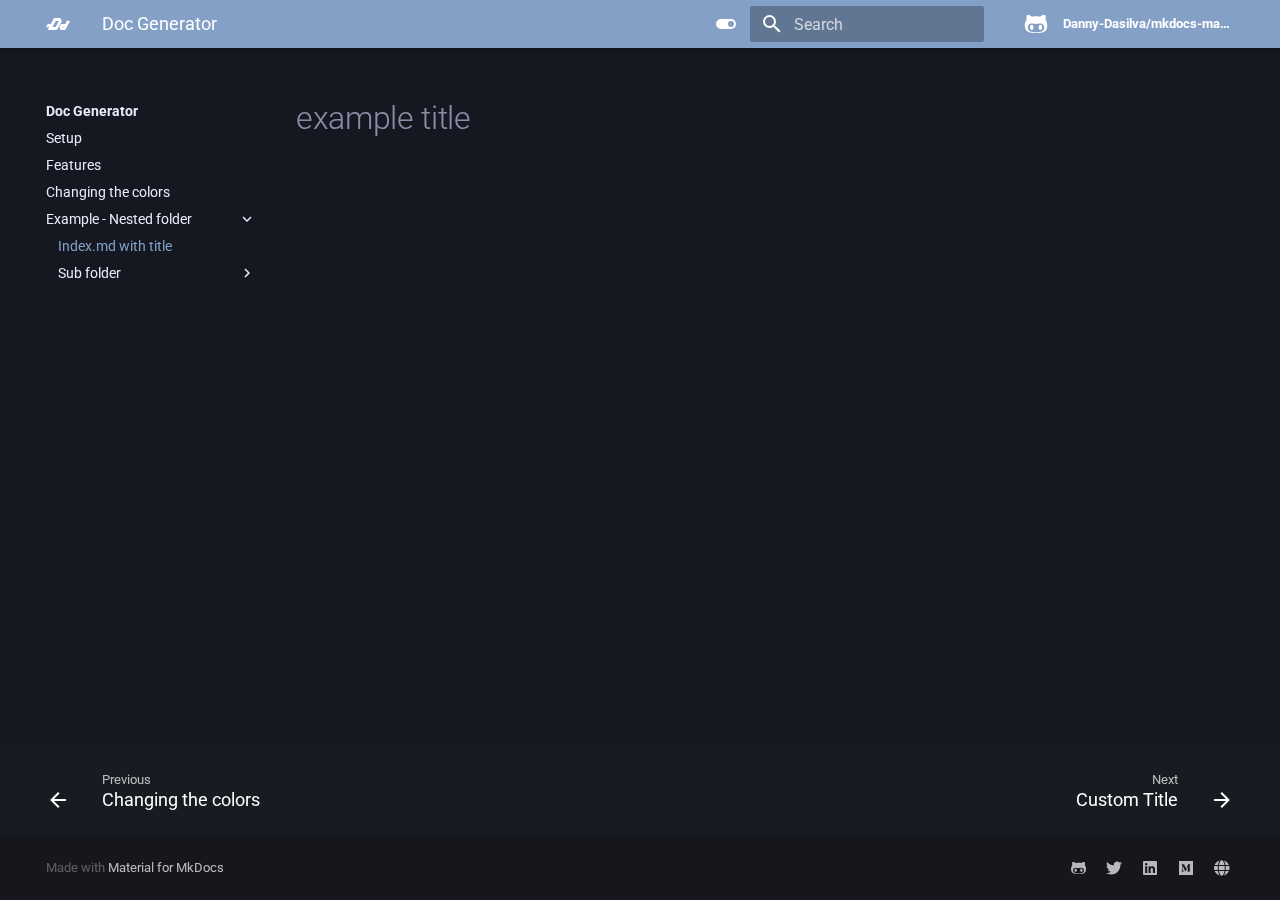
<file: example-folder/index.html>
<!doctype html>
<html lang="en" class="no-js">
  <head>
    
      <meta charset="utf-8">
      <meta name="viewport" content="width=device-width,initial-scale=1">
      
        <meta name="description" content="Quickly generate docs with markdown and deploy them">
      
      
      
        <link rel="canonical" href="https://danny-dasilva.github.io/mkdocs-material/example-folder/">
      
      
      <link rel="shortcut icon" href="../img/favicon.png">
      <meta name="generator" content="mkdocs-1.1.2, mkdocs-material-6.1.5">
    
    
      
        <title>Index.md with title - Doc Generator</title>
      
    
    
      <link rel="stylesheet" href="../assets/stylesheets/main.21aed14c.min.css">
      
        
        <link rel="stylesheet" href="../assets/stylesheets/palette.196e0c26.min.css">
        
          
          
          <meta name="theme-color" content="">
        
      
    
    
    
      
        
        <link href="https://fonts.gstatic.com" rel="preconnect" crossorigin>
        <link rel="stylesheet" href="https://fonts.googleapis.com/css?family=Roboto:300,400,400i,700%7CRoboto+Mono&display=fallback">
        <style>body,input{font-family:"Roboto",-apple-system,BlinkMacSystemFont,Helvetica,Arial,sans-serif}code,kbd,pre{font-family:"Roboto Mono",SFMono-Regular,Consolas,Menlo,monospace}</style>
      
    
    
    
      <link rel="stylesheet" href="../css/termynal.css">
    
      <link rel="stylesheet" href="../css/custom.css">
    
    
      
        
<script>window.ga=window.ga||function(){(ga.q=ga.q||[]).push(arguments)},ga.l=+new Date,ga("create","UA-133183413-1","auto"),ga("set","anonymizeIp",!0),ga("send","pageview"),document.addEventListener("DOMContentLoaded",function(){document.forms.search&&document.forms.search.query.addEventListener("blur",function(){if(this.value){var e=document.location.pathname;ga("send","pageview",e+"?q="+this.value)}})}),document.addEventListener("DOMContentSwitch",function(){ga("send","pageview",document.location.pathname)})</script>
<script async src="https://www.google-analytics.com/analytics.js"></script>
      
    
    
  </head>
  
  
    
    
    
    
    
    <body dir="ltr" data-md-color-scheme="iceberg" data-md-color-primary="iceberg" data-md-color-accent="blue">
      
  
    <input class="md-toggle" data-md-toggle="drawer" type="checkbox" id="__drawer" autocomplete="off">
    <input class="md-toggle" data-md-toggle="search" type="checkbox" id="__search" autocomplete="off">
    <label class="md-overlay" for="__drawer"></label>
    <div data-md-component="skip">
      
        
        <a href="#example-title" class="md-skip">
          Skip to content
        </a>
      
    </div>
    <div data-md-component="announce">
      
    </div>
    
      
<header class="md-header" data-md-component="header">
  <nav class="md-header-nav md-grid" aria-label="Header">
    <a
      href="https://danny-dasilva.github.io/mkdocs-material/"
      title="Doc Generator"
      class="md-header-nav__button md-logo"
      aria-label="Doc Generator"
    >
      
  <img src="../img/logo-white.svg" alt="logo">

    </a>
    <label class="md-header-nav__button md-icon" for="__drawer">
      <svg xmlns="http://www.w3.org/2000/svg" viewBox="0 0 24 24"><path d="M3 6h18v2H3V6m0 5h18v2H3v-2m0 5h18v2H3v-2z"/></svg>
    </label>
    <div class="md-header-nav__title" data-md-component="header-title">
      
        <div class="md-header-nav__ellipsis">
          <span class="md-header-nav__topic md-ellipsis">
            Doc Generator
          </span>
          <span class="md-header-nav__topic md-ellipsis">
            
              Index.md with title
            
          </span>
        </div>
      
    </div>

    <div class="md-header-nav__scheme md-header-nav__button md-icon">
        <a
          href="javascript:toggleScheme();"
          title="Light mode"
          class="light-mode"
        >
        
        <svg xmlns="http://www.w3.org/2000/svg" viewBox="0 0 24 24"><path d="M7 10a2 2 0 012 2 2 2 0 01-2 2 2 2 0 01-2-2 2 2 0 012-2m10-3a5 5 0 015 5 5 5 0 01-5 5H7a5 5 0 01-5-5 5 5 0 015-5h10M7 9a3 3 0 00-3 3 3 3 0 003 3h10a3 3 0 003-3 3 3 0 00-3-3H7z"/></svg>
        </a>
        <a
          href="javascript:toggleScheme();"
          title="Dark mode"
          class="dark-mode"
        >
        
        <svg xmlns="http://www.w3.org/2000/svg" viewBox="0 0 24 24"><path d="M17 7H7a5 5 0 00-5 5 5 5 0 005 5h10a5 5 0 005-5 5 5 0 00-5-5m0 8a3 3 0 01-3-3 3 3 0 013-3 3 3 0 013 3 3 3 0 01-3 3z"/></svg>
        </a>
        </div>
    
      <label class="md-header-nav__button md-icon" for="__search">
        <svg xmlns="http://www.w3.org/2000/svg" viewBox="0 0 24 24"><path d="M9.5 3A6.5 6.5 0 0116 9.5c0 1.61-.59 3.09-1.56 4.23l.27.27h.79l5 5-1.5 1.5-5-5v-.79l-.27-.27A6.516 6.516 0 019.5 16 6.5 6.5 0 013 9.5 6.5 6.5 0 019.5 3m0 2C7 5 5 7 5 9.5S7 14 9.5 14 14 12 14 9.5 12 5 9.5 5z"/></svg>
      </label>
      
<div class="md-search" data-md-component="search" role="dialog">
  <label class="md-search__overlay" for="__search"></label>
  <div class="md-search__inner" role="search">
    <form class="md-search__form" name="search">
      <input type="text" class="md-search__input" name="query" aria-label="Search" placeholder="Search" autocapitalize="off" autocorrect="off" autocomplete="off" spellcheck="false" data-md-component="search-query" data-md-state="active" required>
      <label class="md-search__icon md-icon" for="__search">
        <svg xmlns="http://www.w3.org/2000/svg" viewBox="0 0 24 24"><path d="M9.5 3A6.5 6.5 0 0116 9.5c0 1.61-.59 3.09-1.56 4.23l.27.27h.79l5 5-1.5 1.5-5-5v-.79l-.27-.27A6.516 6.516 0 019.5 16 6.5 6.5 0 013 9.5 6.5 6.5 0 019.5 3m0 2C7 5 5 7 5 9.5S7 14 9.5 14 14 12 14 9.5 12 5 9.5 5z"/></svg>
        <svg xmlns="http://www.w3.org/2000/svg" viewBox="0 0 24 24"><path d="M20 11v2H8l5.5 5.5-1.42 1.42L4.16 12l7.92-7.92L13.5 5.5 8 11h12z"/></svg>
      </label>
      <button type="reset" class="md-search__icon md-icon" aria-label="Clear" data-md-component="search-reset" tabindex="-1">
        <svg xmlns="http://www.w3.org/2000/svg" viewBox="0 0 24 24"><path d="M19 6.41L17.59 5 12 10.59 6.41 5 5 6.41 10.59 12 5 17.59 6.41 19 12 13.41 17.59 19 19 17.59 13.41 12 19 6.41z"/></svg>
      </button>
    </form>
    <div class="md-search__output">
      <div class="md-search__scrollwrap" data-md-scrollfix>
        <div class="md-search-result" data-md-component="search-result">
          <div class="md-search-result__meta">
            Initializing search
          </div>
          <ol class="md-search-result__list"></ol>
        </div>
      </div>
    </div>
  </div>
</div>
    
    
      <div class="md-header-nav__source">
        
<a href="https://github.com/Danny-Dasilva/mkdocs-material.git" title="Go to repository" class="md-source">
  <div class="md-source__icon md-icon">
    
    <svg xmlns="http://www.w3.org/2000/svg" viewBox="0 0 480 512"><path d="M186.1 328.7c0 20.9-10.9 55.1-36.7 55.1s-36.7-34.2-36.7-55.1 10.9-55.1 36.7-55.1 36.7 34.2 36.7 55.1zM480 278.2c0 31.9-3.2 65.7-17.5 95-37.9 76.6-142.1 74.8-216.7 74.8-75.8 0-186.2 2.7-225.6-74.8-14.6-29-20.2-63.1-20.2-95 0-41.9 13.9-81.5 41.5-113.6-5.2-15.8-7.7-32.4-7.7-48.8 0-21.5 4.9-32.3 14.6-51.8 45.3 0 74.3 9 108.8 36 29-6.9 58.8-10 88.7-10 27 0 54.2 2.9 80.4 9.2 34-26.7 63-35.2 107.8-35.2 9.8 19.5 14.6 30.3 14.6 51.8 0 16.4-2.6 32.7-7.7 48.2 27.5 32.4 39 72.3 39 114.2zm-64.3 50.5c0-43.9-26.7-82.6-73.5-82.6-18.9 0-37 3.4-56 6-14.9 2.3-29.8 3.2-45.1 3.2-15.2 0-30.1-.9-45.1-3.2-18.7-2.6-37-6-56-6-46.8 0-73.5 38.7-73.5 82.6 0 87.8 80.4 101.3 150.4 101.3h48.2c70.3 0 150.6-13.4 150.6-101.3zm-82.6-55.1c-25.8 0-36.7 34.2-36.7 55.1s10.9 55.1 36.7 55.1 36.7-34.2 36.7-55.1-10.9-55.1-36.7-55.1z"/></svg>
  </div>
  <div class="md-source__repository">
    Danny-Dasilva/mkdocs-material
  </div>
</a>
      </div>
    

  </nav>
</header>
    
    <div class="md-container" data-md-component="container">
      
      
        
      
      <main class="md-main" data-md-component="main">
        <div class="md-main__inner md-grid">
          
            
              <div class="md-sidebar md-sidebar--primary" data-md-component="navigation">
                <div class="md-sidebar__scrollwrap">
                  <div class="md-sidebar__inner">
                    

<nav class="md-nav md-nav--primary" aria-label="Navigation" data-md-level="0">
  <label class="md-nav__title" for="__drawer">
    <a href="https://danny-dasilva.github.io/mkdocs-material/" title="Doc Generator" class="md-nav__button md-logo" aria-label="Doc Generator">
      
  <img src="../img/logo-white.svg" alt="logo">

    </a>
    Doc Generator
  </label>
  
    <div class="md-nav__source">
      
<a href="https://github.com/Danny-Dasilva/mkdocs-material.git" title="Go to repository" class="md-source">
  <div class="md-source__icon md-icon">
    
    <svg xmlns="http://www.w3.org/2000/svg" viewBox="0 0 480 512"><path d="M186.1 328.7c0 20.9-10.9 55.1-36.7 55.1s-36.7-34.2-36.7-55.1 10.9-55.1 36.7-55.1 36.7 34.2 36.7 55.1zM480 278.2c0 31.9-3.2 65.7-17.5 95-37.9 76.6-142.1 74.8-216.7 74.8-75.8 0-186.2 2.7-225.6-74.8-14.6-29-20.2-63.1-20.2-95 0-41.9 13.9-81.5 41.5-113.6-5.2-15.8-7.7-32.4-7.7-48.8 0-21.5 4.9-32.3 14.6-51.8 45.3 0 74.3 9 108.8 36 29-6.9 58.8-10 88.7-10 27 0 54.2 2.9 80.4 9.2 34-26.7 63-35.2 107.8-35.2 9.8 19.5 14.6 30.3 14.6 51.8 0 16.4-2.6 32.7-7.7 48.2 27.5 32.4 39 72.3 39 114.2zm-64.3 50.5c0-43.9-26.7-82.6-73.5-82.6-18.9 0-37 3.4-56 6-14.9 2.3-29.8 3.2-45.1 3.2-15.2 0-30.1-.9-45.1-3.2-18.7-2.6-37-6-56-6-46.8 0-73.5 38.7-73.5 82.6 0 87.8 80.4 101.3 150.4 101.3h48.2c70.3 0 150.6-13.4 150.6-101.3zm-82.6-55.1c-25.8 0-36.7 34.2-36.7 55.1s10.9 55.1 36.7 55.1 36.7-34.2 36.7-55.1-10.9-55.1-36.7-55.1z"/></svg>
  </div>
  <div class="md-source__repository">
    Danny-Dasilva/mkdocs-material
  </div>
</a>
    </div>
  
  <ul class="md-nav__list" data-md-scrollfix>
    
      
      
      


  <li class="md-nav__item">
    <a href=".." class="md-nav__link">
      Setup
    </a>
  </li>

    
      
      
      


  <li class="md-nav__item">
    <a href="../features/" class="md-nav__link">
      Features
    </a>
  </li>

    
      
      
      


  <li class="md-nav__item">
    <a href="../customization/" class="md-nav__link">
      Changing the colors
    </a>
  </li>

    
      
      
      

  


  <li class="md-nav__item md-nav__item--active md-nav__item--nested">
    
    <input class="md-nav__toggle md-toggle" data-md-toggle="nav-4" type="checkbox" id="nav-4" checked>
    <label class="md-nav__link" for="nav-4">
      Example - Nested folder
      <span class="md-nav__icon md-icon"></span>
    </label>
    <nav class="md-nav" aria-label="Example - Nested folder" data-md-level="1">
      <label class="md-nav__title" for="nav-4">
        <span class="md-nav__icon md-icon"></span>
        Example - Nested folder
      </label>
      <ul class="md-nav__list" data-md-scrollfix>
        
        
          
          
          

  


  <li class="md-nav__item md-nav__item--active">
    
    <input class="md-nav__toggle md-toggle" data-md-toggle="toc" type="checkbox" id="__toc">
    
      
    
    
    <a href="./" class="md-nav__link md-nav__link--active">
      Index.md with title
    </a>
    
  </li>

        
          
          
          


  <li class="md-nav__item md-nav__item--nested">
    
    <input class="md-nav__toggle md-toggle" data-md-toggle="nav-4-2" type="checkbox" id="nav-4-2" >
    <label class="md-nav__link" for="nav-4-2">
      Sub folder
      <span class="md-nav__icon md-icon"></span>
    </label>
    <nav class="md-nav" aria-label="Sub folder" data-md-level="2">
      <label class="md-nav__title" for="nav-4-2">
        <span class="md-nav__icon md-icon"></span>
        Sub folder
      </label>
      <ul class="md-nav__list" data-md-scrollfix>
        
        
          
          
          


  <li class="md-nav__item">
    <a href="sub-folder/" class="md-nav__link">
      Custom Title
    </a>
  </li>

        
      </ul>
    </nav>
  </li>

        
      </ul>
    </nav>
  </li>

    
  </ul>
</nav>
                  </div>
                </div>
              </div>
            
            
              <div class="md-sidebar md-sidebar--secondary" data-md-component="toc">
                <div class="md-sidebar__scrollwrap">
                  <div class="md-sidebar__inner">
                    
<nav class="md-nav md-nav--secondary" aria-label="Table of contents">
  
  
    
  
  
</nav>
                  </div>
                </div>
              </div>
            
          
          <div class="md-content">
            <article class="md-content__inner md-typeset">
              
                
                
                <h1 id="example-title">example title<a class="headerlink" href="#example-title" title="Permanent link">&para;</a></h1>
                
              
              
                


              
            </article>
          </div>
        </div>
      </main>
      
        
<footer class="md-footer">
  
    <div class="md-footer-nav">
      <nav class="md-footer-nav__inner md-grid" aria-label="Footer">
        
          <a href="../customization/" class="md-footer-nav__link md-footer-nav__link--prev" rel="prev">
            <div class="md-footer-nav__button md-icon">
              <svg xmlns="http://www.w3.org/2000/svg" viewBox="0 0 24 24"><path d="M20 11v2H8l5.5 5.5-1.42 1.42L4.16 12l7.92-7.92L13.5 5.5 8 11h12z"/></svg>
            </div>
            <div class="md-footer-nav__title">
              <div class="md-ellipsis">
                <span class="md-footer-nav__direction">
                  Previous
                </span>
                Changing the colors
              </div>
            </div>
          </a>
        
        
          <a href="sub-folder/" class="md-footer-nav__link md-footer-nav__link--next" rel="next">
            <div class="md-footer-nav__title">
              <div class="md-ellipsis">
                <span class="md-footer-nav__direction">
                  Next
                </span>
                Custom Title
              </div>
            </div>
            <div class="md-footer-nav__button md-icon">
              <svg xmlns="http://www.w3.org/2000/svg" viewBox="0 0 24 24"><path d="M4 11v2h12l-5.5 5.5 1.42 1.42L19.84 12l-7.92-7.92L10.5 5.5 16 11H4z"/></svg>
            </div>
          </a>
        
      </nav>
    </div>
  
  <div class="md-footer-meta md-typeset">
    <div class="md-footer-meta__inner md-grid">
      <div class="md-footer-copyright">
        
        Made with
        <a href="https://squidfunk.github.io/mkdocs-material/" target="_blank" rel="noopener">
          Material for MkDocs
        </a>
      </div>
      
  <div class="md-footer-social">
    
      
      
        
        
      
      <a href="https://github.com/Danny-Dasilva" target="_blank" rel="noopener" title="github.com" class="md-footer-social__link">
        <svg xmlns="http://www.w3.org/2000/svg" viewBox="0 0 480 512"><path d="M186.1 328.7c0 20.9-10.9 55.1-36.7 55.1s-36.7-34.2-36.7-55.1 10.9-55.1 36.7-55.1 36.7 34.2 36.7 55.1zM480 278.2c0 31.9-3.2 65.7-17.5 95-37.9 76.6-142.1 74.8-216.7 74.8-75.8 0-186.2 2.7-225.6-74.8-14.6-29-20.2-63.1-20.2-95 0-41.9 13.9-81.5 41.5-113.6-5.2-15.8-7.7-32.4-7.7-48.8 0-21.5 4.9-32.3 14.6-51.8 45.3 0 74.3 9 108.8 36 29-6.9 58.8-10 88.7-10 27 0 54.2 2.9 80.4 9.2 34-26.7 63-35.2 107.8-35.2 9.8 19.5 14.6 30.3 14.6 51.8 0 16.4-2.6 32.7-7.7 48.2 27.5 32.4 39 72.3 39 114.2zm-64.3 50.5c0-43.9-26.7-82.6-73.5-82.6-18.9 0-37 3.4-56 6-14.9 2.3-29.8 3.2-45.1 3.2-15.2 0-30.1-.9-45.1-3.2-18.7-2.6-37-6-56-6-46.8 0-73.5 38.7-73.5 82.6 0 87.8 80.4 101.3 150.4 101.3h48.2c70.3 0 150.6-13.4 150.6-101.3zm-82.6-55.1c-25.8 0-36.7 34.2-36.7 55.1s10.9 55.1 36.7 55.1 36.7-34.2 36.7-55.1-10.9-55.1-36.7-55.1z"/></svg>
      </a>
    
      
      
        
        
      
      <a href="https://twitter.com/tiangolo" target="_blank" rel="noopener" title="twitter.com" class="md-footer-social__link">
        <svg xmlns="http://www.w3.org/2000/svg" viewBox="0 0 512 512"><path d="M459.37 151.716c.325 4.548.325 9.097.325 13.645 0 138.72-105.583 298.558-298.558 298.558-59.452 0-114.68-17.219-161.137-47.106 8.447.974 16.568 1.299 25.34 1.299 49.055 0 94.213-16.568 130.274-44.832-46.132-.975-84.792-31.188-98.112-72.772 6.498.974 12.995 1.624 19.818 1.624 9.421 0 18.843-1.3 27.614-3.573-48.081-9.747-84.143-51.98-84.143-102.985v-1.299c13.969 7.797 30.214 12.67 47.431 13.319-28.264-18.843-46.781-51.005-46.781-87.391 0-19.492 5.197-37.36 14.294-52.954 51.655 63.675 129.3 105.258 216.365 109.807-1.624-7.797-2.599-15.918-2.599-24.04 0-57.828 46.782-104.934 104.934-104.934 30.213 0 57.502 12.67 76.67 33.137 23.715-4.548 46.456-13.32 66.599-25.34-7.798 24.366-24.366 44.833-46.132 57.827 21.117-2.273 41.584-8.122 60.426-16.243-14.292 20.791-32.161 39.308-52.628 54.253z"/></svg>
      </a>
    
      
      
        
        
      
      <a href="https://www.linkedin.com/in/tiangolo" target="_blank" rel="noopener" title="www.linkedin.com" class="md-footer-social__link">
        <svg xmlns="http://www.w3.org/2000/svg" viewBox="0 0 448 512"><path d="M416 32H31.9C14.3 32 0 46.5 0 64.3v383.4C0 465.5 14.3 480 31.9 480H416c17.6 0 32-14.5 32-32.3V64.3c0-17.8-14.4-32.3-32-32.3zM135.4 416H69V202.2h66.5V416zm-33.2-243c-21.3 0-38.5-17.3-38.5-38.5S80.9 96 102.2 96c21.2 0 38.5 17.3 38.5 38.5 0 21.3-17.2 38.5-38.5 38.5zm282.1 243h-66.4V312c0-24.8-.5-56.7-34.5-56.7-34.6 0-39.9 27-39.9 54.9V416h-66.4V202.2h63.7v29.2h.9c8.9-16.8 30.6-34.5 62.9-34.5 67.2 0 79.7 44.3 79.7 101.9V416z"/></svg>
      </a>
    
      
      
        
        
      
      <a href="https://medium.com/@tiangolo" target="_blank" rel="noopener" title="medium.com" class="md-footer-social__link">
        <svg xmlns="http://www.w3.org/2000/svg" viewBox="0 0 448 512"><path d="M0 32v448h448V32H0zm372.2 106.1l-24 23c-2.1 1.6-3.1 4.2-2.7 6.7v169.3c-.4 2.6.6 5.2 2.7 6.7l23.5 23v5.1h-118V367l24.3-23.6c2.4-2.4 2.4-3.1 2.4-6.7V199.8l-67.6 171.6h-9.1L125 199.8v115c-.7 4.8 1 9.7 4.4 13.2l31.6 38.3v5.1H71.2v-5.1l31.6-38.3c3.4-3.5 4.9-8.4 4.1-13.2v-133c.4-3.7-1-7.3-3.8-9.8L75 138.1V133h87.3l67.4 148L289 133.1h83.2v5z"/></svg>
      </a>
    
      
      
        
        
      
      <a href="https://tiangolo.com" target="_blank" rel="noopener" title="tiangolo.com" class="md-footer-social__link">
        <svg xmlns="http://www.w3.org/2000/svg" viewBox="0 0 496 512"><path d="M336.5 160C322 70.7 287.8 8 248 8s-74 62.7-88.5 152h177zM152 256c0 22.2 1.2 43.5 3.3 64h185.3c2.1-20.5 3.3-41.8 3.3-64s-1.2-43.5-3.3-64H155.3c-2.1 20.5-3.3 41.8-3.3 64zm324.7-96c-28.6-67.9-86.5-120.4-158-141.6 24.4 33.8 41.2 84.7 50 141.6h108zM177.2 18.4C105.8 39.6 47.8 92.1 19.3 160h108c8.7-56.9 25.5-107.8 49.9-141.6zM487.4 192H372.7c2.1 21 3.3 42.5 3.3 64s-1.2 43-3.3 64h114.6c5.5-20.5 8.6-41.8 8.6-64s-3.1-43.5-8.5-64zM120 256c0-21.5 1.2-43 3.3-64H8.6C3.2 212.5 0 233.8 0 256s3.2 43.5 8.6 64h114.6c-2-21-3.2-42.5-3.2-64zm39.5 96c14.5 89.3 48.7 152 88.5 152s74-62.7 88.5-152h-177zm159.3 141.6c71.4-21.2 129.4-73.7 158-141.6h-108c-8.8 56.9-25.6 107.8-50 141.6zM19.3 352c28.6 67.9 86.5 120.4 158 141.6-24.4-33.8-41.2-84.7-50-141.6h-108z"/></svg>
      </a>
    
  </div>

    </div>
  </div>
</footer>
      
    </div>
    
      <script src="../assets/javascripts/vendor.7e0ee788.min.js"></script>
      <script src="../assets/javascripts/bundle.b3a72adc.min.js"></script><script id="__lang" type="application/json">{"clipboard.copy": "Copy to clipboard", "clipboard.copied": "Copied to clipboard", "search.config.lang": "en", "search.config.pipeline": "trimmer, stopWordFilter", "search.config.separator": "[\\s\\-]+", "search.placeholder": "Search", "search.result.placeholder": "Type to start searching", "search.result.none": "No matching documents", "search.result.one": "1 matching document", "search.result.other": "# matching documents", "search.result.more.one": "1 more on this page", "search.result.more.other": "# more on this page", "search.result.term.missing": "Missing"}</script>
      
      <script>
        app = initialize({
          base: "..",
          features: [],
          search: Object.assign({
            worker: "../assets/javascripts/worker/search.4ac00218.min.js"
          }, typeof search !== "undefined" && search)
        })
      </script>
      
        <script src="../js/termynal.js"></script>
      
        <script src="../js/toggleColor.js"></script>
      
        <script src="../js/custom.js"></script>
      
    
  </body>
</html>
</file>
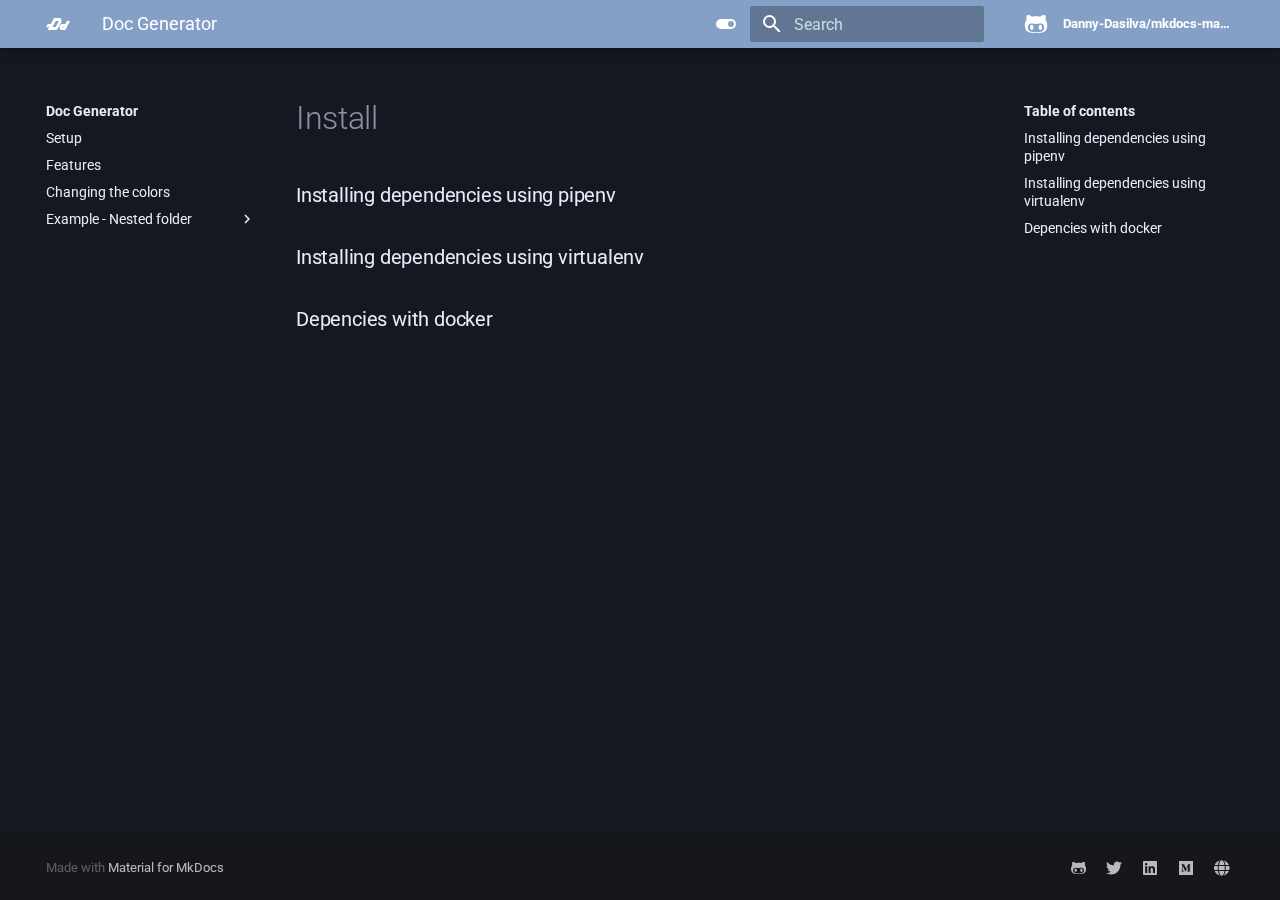
<file: install/index.html>
<!doctype html>
<html lang="en" class="no-js">
  <head>
    
      <meta charset="utf-8">
      <meta name="viewport" content="width=device-width,initial-scale=1">
      
        <meta name="description" content="Quickly generate docs with markdown and deploy them">
      
      
      
        <link rel="canonical" href="https://danny-dasilva.github.io/mkdocs-material/install/">
      
      
      <link rel="shortcut icon" href="../img/favicon.png">
      <meta name="generator" content="mkdocs-1.1.2, mkdocs-material-6.1.5">
    
    
      
        <title>Install - Doc Generator</title>
      
    
    
      <link rel="stylesheet" href="../assets/stylesheets/main.21aed14c.min.css">
      
        
        <link rel="stylesheet" href="../assets/stylesheets/palette.196e0c26.min.css">
        
          
          
          <meta name="theme-color" content="">
        
      
    
    
    
      
        
        <link href="https://fonts.gstatic.com" rel="preconnect" crossorigin>
        <link rel="stylesheet" href="https://fonts.googleapis.com/css?family=Roboto:300,400,400i,700%7CRoboto+Mono&display=fallback">
        <style>body,input{font-family:"Roboto",-apple-system,BlinkMacSystemFont,Helvetica,Arial,sans-serif}code,kbd,pre{font-family:"Roboto Mono",SFMono-Regular,Consolas,Menlo,monospace}</style>
      
    
    
    
      <link rel="stylesheet" href="../css/termynal.css">
    
      <link rel="stylesheet" href="../css/custom.css">
    
    
      
        
<script>window.ga=window.ga||function(){(ga.q=ga.q||[]).push(arguments)},ga.l=+new Date,ga("create","UA-133183413-1","auto"),ga("set","anonymizeIp",!0),ga("send","pageview"),document.addEventListener("DOMContentLoaded",function(){document.forms.search&&document.forms.search.query.addEventListener("blur",function(){if(this.value){var e=document.location.pathname;ga("send","pageview",e+"?q="+this.value)}})}),document.addEventListener("DOMContentSwitch",function(){ga("send","pageview",document.location.pathname)})</script>
<script async src="https://www.google-analytics.com/analytics.js"></script>
      
    
    
  </head>
  
  
    
    
    
    
    
    <body dir="ltr" data-md-color-scheme="iceberg" data-md-color-primary="iceberg" data-md-color-accent="blue">
      
  
    <input class="md-toggle" data-md-toggle="drawer" type="checkbox" id="__drawer" autocomplete="off">
    <input class="md-toggle" data-md-toggle="search" type="checkbox" id="__search" autocomplete="off">
    <label class="md-overlay" for="__drawer"></label>
    <div data-md-component="skip">
      
        
        <a href="#installing-dependencies-using-pipenv" class="md-skip">
          Skip to content
        </a>
      
    </div>
    <div data-md-component="announce">
      
    </div>
    
      
<header class="md-header" data-md-component="header">
  <nav class="md-header-nav md-grid" aria-label="Header">
    <a
      href="https://danny-dasilva.github.io/mkdocs-material/"
      title="Doc Generator"
      class="md-header-nav__button md-logo"
      aria-label="Doc Generator"
    >
      
  <img src="../img/logo-white.svg" alt="logo">

    </a>
    <label class="md-header-nav__button md-icon" for="__drawer">
      <svg xmlns="http://www.w3.org/2000/svg" viewBox="0 0 24 24"><path d="M3 6h18v2H3V6m0 5h18v2H3v-2m0 5h18v2H3v-2z"/></svg>
    </label>
    <div class="md-header-nav__title" data-md-component="header-title">
      
        <div class="md-header-nav__ellipsis">
          <span class="md-header-nav__topic md-ellipsis">
            Doc Generator
          </span>
          <span class="md-header-nav__topic md-ellipsis">
            
              Install
            
          </span>
        </div>
      
    </div>

    <div class="md-header-nav__scheme md-header-nav__button md-icon">
        <a
          href="javascript:toggleScheme();"
          title="Light mode"
          class="light-mode"
        >
        
        <svg xmlns="http://www.w3.org/2000/svg" viewBox="0 0 24 24"><path d="M7 10a2 2 0 012 2 2 2 0 01-2 2 2 2 0 01-2-2 2 2 0 012-2m10-3a5 5 0 015 5 5 5 0 01-5 5H7a5 5 0 01-5-5 5 5 0 015-5h10M7 9a3 3 0 00-3 3 3 3 0 003 3h10a3 3 0 003-3 3 3 0 00-3-3H7z"/></svg>
        </a>
        <a
          href="javascript:toggleScheme();"
          title="Dark mode"
          class="dark-mode"
        >
        
        <svg xmlns="http://www.w3.org/2000/svg" viewBox="0 0 24 24"><path d="M17 7H7a5 5 0 00-5 5 5 5 0 005 5h10a5 5 0 005-5 5 5 0 00-5-5m0 8a3 3 0 01-3-3 3 3 0 013-3 3 3 0 013 3 3 3 0 01-3 3z"/></svg>
        </a>
        </div>
    
      <label class="md-header-nav__button md-icon" for="__search">
        <svg xmlns="http://www.w3.org/2000/svg" viewBox="0 0 24 24"><path d="M9.5 3A6.5 6.5 0 0116 9.5c0 1.61-.59 3.09-1.56 4.23l.27.27h.79l5 5-1.5 1.5-5-5v-.79l-.27-.27A6.516 6.516 0 019.5 16 6.5 6.5 0 013 9.5 6.5 6.5 0 019.5 3m0 2C7 5 5 7 5 9.5S7 14 9.5 14 14 12 14 9.5 12 5 9.5 5z"/></svg>
      </label>
      
<div class="md-search" data-md-component="search" role="dialog">
  <label class="md-search__overlay" for="__search"></label>
  <div class="md-search__inner" role="search">
    <form class="md-search__form" name="search">
      <input type="text" class="md-search__input" name="query" aria-label="Search" placeholder="Search" autocapitalize="off" autocorrect="off" autocomplete="off" spellcheck="false" data-md-component="search-query" data-md-state="active" required>
      <label class="md-search__icon md-icon" for="__search">
        <svg xmlns="http://www.w3.org/2000/svg" viewBox="0 0 24 24"><path d="M9.5 3A6.5 6.5 0 0116 9.5c0 1.61-.59 3.09-1.56 4.23l.27.27h.79l5 5-1.5 1.5-5-5v-.79l-.27-.27A6.516 6.516 0 019.5 16 6.5 6.5 0 013 9.5 6.5 6.5 0 019.5 3m0 2C7 5 5 7 5 9.5S7 14 9.5 14 14 12 14 9.5 12 5 9.5 5z"/></svg>
        <svg xmlns="http://www.w3.org/2000/svg" viewBox="0 0 24 24"><path d="M20 11v2H8l5.5 5.5-1.42 1.42L4.16 12l7.92-7.92L13.5 5.5 8 11h12z"/></svg>
      </label>
      <button type="reset" class="md-search__icon md-icon" aria-label="Clear" data-md-component="search-reset" tabindex="-1">
        <svg xmlns="http://www.w3.org/2000/svg" viewBox="0 0 24 24"><path d="M19 6.41L17.59 5 12 10.59 6.41 5 5 6.41 10.59 12 5 17.59 6.41 19 12 13.41 17.59 19 19 17.59 13.41 12 19 6.41z"/></svg>
      </button>
    </form>
    <div class="md-search__output">
      <div class="md-search__scrollwrap" data-md-scrollfix>
        <div class="md-search-result" data-md-component="search-result">
          <div class="md-search-result__meta">
            Initializing search
          </div>
          <ol class="md-search-result__list"></ol>
        </div>
      </div>
    </div>
  </div>
</div>
    
    
      <div class="md-header-nav__source">
        
<a href="https://github.com/Danny-Dasilva/mkdocs-material.git" title="Go to repository" class="md-source">
  <div class="md-source__icon md-icon">
    
    <svg xmlns="http://www.w3.org/2000/svg" viewBox="0 0 480 512"><path d="M186.1 328.7c0 20.9-10.9 55.1-36.7 55.1s-36.7-34.2-36.7-55.1 10.9-55.1 36.7-55.1 36.7 34.2 36.7 55.1zM480 278.2c0 31.9-3.2 65.7-17.5 95-37.9 76.6-142.1 74.8-216.7 74.8-75.8 0-186.2 2.7-225.6-74.8-14.6-29-20.2-63.1-20.2-95 0-41.9 13.9-81.5 41.5-113.6-5.2-15.8-7.7-32.4-7.7-48.8 0-21.5 4.9-32.3 14.6-51.8 45.3 0 74.3 9 108.8 36 29-6.9 58.8-10 88.7-10 27 0 54.2 2.9 80.4 9.2 34-26.7 63-35.2 107.8-35.2 9.8 19.5 14.6 30.3 14.6 51.8 0 16.4-2.6 32.7-7.7 48.2 27.5 32.4 39 72.3 39 114.2zm-64.3 50.5c0-43.9-26.7-82.6-73.5-82.6-18.9 0-37 3.4-56 6-14.9 2.3-29.8 3.2-45.1 3.2-15.2 0-30.1-.9-45.1-3.2-18.7-2.6-37-6-56-6-46.8 0-73.5 38.7-73.5 82.6 0 87.8 80.4 101.3 150.4 101.3h48.2c70.3 0 150.6-13.4 150.6-101.3zm-82.6-55.1c-25.8 0-36.7 34.2-36.7 55.1s10.9 55.1 36.7 55.1 36.7-34.2 36.7-55.1-10.9-55.1-36.7-55.1z"/></svg>
  </div>
  <div class="md-source__repository">
    Danny-Dasilva/mkdocs-material
  </div>
</a>
      </div>
    

  </nav>
</header>
    
    <div class="md-container" data-md-component="container">
      
      
        
      
      <main class="md-main" data-md-component="main">
        <div class="md-main__inner md-grid">
          
            
              <div class="md-sidebar md-sidebar--primary" data-md-component="navigation">
                <div class="md-sidebar__scrollwrap">
                  <div class="md-sidebar__inner">
                    

<nav class="md-nav md-nav--primary" aria-label="Navigation" data-md-level="0">
  <label class="md-nav__title" for="__drawer">
    <a href="https://danny-dasilva.github.io/mkdocs-material/" title="Doc Generator" class="md-nav__button md-logo" aria-label="Doc Generator">
      
  <img src="../img/logo-white.svg" alt="logo">

    </a>
    Doc Generator
  </label>
  
    <div class="md-nav__source">
      
<a href="https://github.com/Danny-Dasilva/mkdocs-material.git" title="Go to repository" class="md-source">
  <div class="md-source__icon md-icon">
    
    <svg xmlns="http://www.w3.org/2000/svg" viewBox="0 0 480 512"><path d="M186.1 328.7c0 20.9-10.9 55.1-36.7 55.1s-36.7-34.2-36.7-55.1 10.9-55.1 36.7-55.1 36.7 34.2 36.7 55.1zM480 278.2c0 31.9-3.2 65.7-17.5 95-37.9 76.6-142.1 74.8-216.7 74.8-75.8 0-186.2 2.7-225.6-74.8-14.6-29-20.2-63.1-20.2-95 0-41.9 13.9-81.5 41.5-113.6-5.2-15.8-7.7-32.4-7.7-48.8 0-21.5 4.9-32.3 14.6-51.8 45.3 0 74.3 9 108.8 36 29-6.9 58.8-10 88.7-10 27 0 54.2 2.9 80.4 9.2 34-26.7 63-35.2 107.8-35.2 9.8 19.5 14.6 30.3 14.6 51.8 0 16.4-2.6 32.7-7.7 48.2 27.5 32.4 39 72.3 39 114.2zm-64.3 50.5c0-43.9-26.7-82.6-73.5-82.6-18.9 0-37 3.4-56 6-14.9 2.3-29.8 3.2-45.1 3.2-15.2 0-30.1-.9-45.1-3.2-18.7-2.6-37-6-56-6-46.8 0-73.5 38.7-73.5 82.6 0 87.8 80.4 101.3 150.4 101.3h48.2c70.3 0 150.6-13.4 150.6-101.3zm-82.6-55.1c-25.8 0-36.7 34.2-36.7 55.1s10.9 55.1 36.7 55.1 36.7-34.2 36.7-55.1-10.9-55.1-36.7-55.1z"/></svg>
  </div>
  <div class="md-source__repository">
    Danny-Dasilva/mkdocs-material
  </div>
</a>
    </div>
  
  <ul class="md-nav__list" data-md-scrollfix>
    
      
      
      


  <li class="md-nav__item">
    <a href=".." class="md-nav__link">
      Setup
    </a>
  </li>

    
      
      
      


  <li class="md-nav__item">
    <a href="../features/" class="md-nav__link">
      Features
    </a>
  </li>

    
      
      
      


  <li class="md-nav__item">
    <a href="../customization/" class="md-nav__link">
      Changing the colors
    </a>
  </li>

    
      
      
      


  <li class="md-nav__item md-nav__item--nested">
    
    <input class="md-nav__toggle md-toggle" data-md-toggle="nav-4" type="checkbox" id="nav-4" >
    <label class="md-nav__link" for="nav-4">
      Example - Nested folder
      <span class="md-nav__icon md-icon"></span>
    </label>
    <nav class="md-nav" aria-label="Example - Nested folder" data-md-level="1">
      <label class="md-nav__title" for="nav-4">
        <span class="md-nav__icon md-icon"></span>
        Example - Nested folder
      </label>
      <ul class="md-nav__list" data-md-scrollfix>
        
        
          
          
          


  <li class="md-nav__item">
    <a href="../example-folder/" class="md-nav__link">
      Index.md with title
    </a>
  </li>

        
          
          
          


  <li class="md-nav__item md-nav__item--nested">
    
    <input class="md-nav__toggle md-toggle" data-md-toggle="nav-4-2" type="checkbox" id="nav-4-2" >
    <label class="md-nav__link" for="nav-4-2">
      Sub folder
      <span class="md-nav__icon md-icon"></span>
    </label>
    <nav class="md-nav" aria-label="Sub folder" data-md-level="2">
      <label class="md-nav__title" for="nav-4-2">
        <span class="md-nav__icon md-icon"></span>
        Sub folder
      </label>
      <ul class="md-nav__list" data-md-scrollfix>
        
        
          
          
          


  <li class="md-nav__item">
    <a href="../example-folder/sub-folder/" class="md-nav__link">
      Custom Title
    </a>
  </li>

        
      </ul>
    </nav>
  </li>

        
      </ul>
    </nav>
  </li>

    
  </ul>
</nav>
                  </div>
                </div>
              </div>
            
            
              <div class="md-sidebar md-sidebar--secondary" data-md-component="toc">
                <div class="md-sidebar__scrollwrap">
                  <div class="md-sidebar__inner">
                    
<nav class="md-nav md-nav--secondary" aria-label="Table of contents">
  
  
  
    <label class="md-nav__title" for="__toc">
      <span class="md-nav__icon md-icon"></span>
      Table of contents
    </label>
    <ul class="md-nav__list" data-md-scrollfix>
      
        <li class="md-nav__item">
  <a href="#installing-dependencies-using-pipenv" class="md-nav__link">
    Installing dependencies using pipenv
  </a>
  
</li>
      
        <li class="md-nav__item">
  <a href="#installing-dependencies-using-virtualenv" class="md-nav__link">
    Installing dependencies using virtualenv
  </a>
  
</li>
      
        <li class="md-nav__item">
  <a href="#depencies-with-docker" class="md-nav__link">
    Depencies with docker
  </a>
  
</li>
      
    </ul>
  
</nav>
                  </div>
                </div>
              </div>
            
          
          <div class="md-content">
            <article class="md-content__inner md-typeset">
              
                
                
                  <h1>Install</h1>
                
                <h3 id="installing-dependencies-using-pipenv">Installing dependencies using pipenv<a class="headerlink" href="#installing-dependencies-using-pipenv" title="Permanent link">&para;</a></h3>
<h3 id="installing-dependencies-using-virtualenv">Installing dependencies using virtualenv<a class="headerlink" href="#installing-dependencies-using-virtualenv" title="Permanent link">&para;</a></h3>
<h3 id="depencies-with-docker">Depencies with docker<a class="headerlink" href="#depencies-with-docker" title="Permanent link">&para;</a></h3>
                
              
              
                


              
            </article>
          </div>
        </div>
      </main>
      
        
<footer class="md-footer">
  
  <div class="md-footer-meta md-typeset">
    <div class="md-footer-meta__inner md-grid">
      <div class="md-footer-copyright">
        
        Made with
        <a href="https://squidfunk.github.io/mkdocs-material/" target="_blank" rel="noopener">
          Material for MkDocs
        </a>
      </div>
      
  <div class="md-footer-social">
    
      
      
        
        
      
      <a href="https://github.com/Danny-Dasilva" target="_blank" rel="noopener" title="github.com" class="md-footer-social__link">
        <svg xmlns="http://www.w3.org/2000/svg" viewBox="0 0 480 512"><path d="M186.1 328.7c0 20.9-10.9 55.1-36.7 55.1s-36.7-34.2-36.7-55.1 10.9-55.1 36.7-55.1 36.7 34.2 36.7 55.1zM480 278.2c0 31.9-3.2 65.7-17.5 95-37.9 76.6-142.1 74.8-216.7 74.8-75.8 0-186.2 2.7-225.6-74.8-14.6-29-20.2-63.1-20.2-95 0-41.9 13.9-81.5 41.5-113.6-5.2-15.8-7.7-32.4-7.7-48.8 0-21.5 4.9-32.3 14.6-51.8 45.3 0 74.3 9 108.8 36 29-6.9 58.8-10 88.7-10 27 0 54.2 2.9 80.4 9.2 34-26.7 63-35.2 107.8-35.2 9.8 19.5 14.6 30.3 14.6 51.8 0 16.4-2.6 32.7-7.7 48.2 27.5 32.4 39 72.3 39 114.2zm-64.3 50.5c0-43.9-26.7-82.6-73.5-82.6-18.9 0-37 3.4-56 6-14.9 2.3-29.8 3.2-45.1 3.2-15.2 0-30.1-.9-45.1-3.2-18.7-2.6-37-6-56-6-46.8 0-73.5 38.7-73.5 82.6 0 87.8 80.4 101.3 150.4 101.3h48.2c70.3 0 150.6-13.4 150.6-101.3zm-82.6-55.1c-25.8 0-36.7 34.2-36.7 55.1s10.9 55.1 36.7 55.1 36.7-34.2 36.7-55.1-10.9-55.1-36.7-55.1z"/></svg>
      </a>
    
      
      
        
        
      
      <a href="https://twitter.com/tiangolo" target="_blank" rel="noopener" title="twitter.com" class="md-footer-social__link">
        <svg xmlns="http://www.w3.org/2000/svg" viewBox="0 0 512 512"><path d="M459.37 151.716c.325 4.548.325 9.097.325 13.645 0 138.72-105.583 298.558-298.558 298.558-59.452 0-114.68-17.219-161.137-47.106 8.447.974 16.568 1.299 25.34 1.299 49.055 0 94.213-16.568 130.274-44.832-46.132-.975-84.792-31.188-98.112-72.772 6.498.974 12.995 1.624 19.818 1.624 9.421 0 18.843-1.3 27.614-3.573-48.081-9.747-84.143-51.98-84.143-102.985v-1.299c13.969 7.797 30.214 12.67 47.431 13.319-28.264-18.843-46.781-51.005-46.781-87.391 0-19.492 5.197-37.36 14.294-52.954 51.655 63.675 129.3 105.258 216.365 109.807-1.624-7.797-2.599-15.918-2.599-24.04 0-57.828 46.782-104.934 104.934-104.934 30.213 0 57.502 12.67 76.67 33.137 23.715-4.548 46.456-13.32 66.599-25.34-7.798 24.366-24.366 44.833-46.132 57.827 21.117-2.273 41.584-8.122 60.426-16.243-14.292 20.791-32.161 39.308-52.628 54.253z"/></svg>
      </a>
    
      
      
        
        
      
      <a href="https://www.linkedin.com/in/tiangolo" target="_blank" rel="noopener" title="www.linkedin.com" class="md-footer-social__link">
        <svg xmlns="http://www.w3.org/2000/svg" viewBox="0 0 448 512"><path d="M416 32H31.9C14.3 32 0 46.5 0 64.3v383.4C0 465.5 14.3 480 31.9 480H416c17.6 0 32-14.5 32-32.3V64.3c0-17.8-14.4-32.3-32-32.3zM135.4 416H69V202.2h66.5V416zm-33.2-243c-21.3 0-38.5-17.3-38.5-38.5S80.9 96 102.2 96c21.2 0 38.5 17.3 38.5 38.5 0 21.3-17.2 38.5-38.5 38.5zm282.1 243h-66.4V312c0-24.8-.5-56.7-34.5-56.7-34.6 0-39.9 27-39.9 54.9V416h-66.4V202.2h63.7v29.2h.9c8.9-16.8 30.6-34.5 62.9-34.5 67.2 0 79.7 44.3 79.7 101.9V416z"/></svg>
      </a>
    
      
      
        
        
      
      <a href="https://medium.com/@tiangolo" target="_blank" rel="noopener" title="medium.com" class="md-footer-social__link">
        <svg xmlns="http://www.w3.org/2000/svg" viewBox="0 0 448 512"><path d="M0 32v448h448V32H0zm372.2 106.1l-24 23c-2.1 1.6-3.1 4.2-2.7 6.7v169.3c-.4 2.6.6 5.2 2.7 6.7l23.5 23v5.1h-118V367l24.3-23.6c2.4-2.4 2.4-3.1 2.4-6.7V199.8l-67.6 171.6h-9.1L125 199.8v115c-.7 4.8 1 9.7 4.4 13.2l31.6 38.3v5.1H71.2v-5.1l31.6-38.3c3.4-3.5 4.9-8.4 4.1-13.2v-133c.4-3.7-1-7.3-3.8-9.8L75 138.1V133h87.3l67.4 148L289 133.1h83.2v5z"/></svg>
      </a>
    
      
      
        
        
      
      <a href="https://tiangolo.com" target="_blank" rel="noopener" title="tiangolo.com" class="md-footer-social__link">
        <svg xmlns="http://www.w3.org/2000/svg" viewBox="0 0 496 512"><path d="M336.5 160C322 70.7 287.8 8 248 8s-74 62.7-88.5 152h177zM152 256c0 22.2 1.2 43.5 3.3 64h185.3c2.1-20.5 3.3-41.8 3.3-64s-1.2-43.5-3.3-64H155.3c-2.1 20.5-3.3 41.8-3.3 64zm324.7-96c-28.6-67.9-86.5-120.4-158-141.6 24.4 33.8 41.2 84.7 50 141.6h108zM177.2 18.4C105.8 39.6 47.8 92.1 19.3 160h108c8.7-56.9 25.5-107.8 49.9-141.6zM487.4 192H372.7c2.1 21 3.3 42.5 3.3 64s-1.2 43-3.3 64h114.6c5.5-20.5 8.6-41.8 8.6-64s-3.1-43.5-8.5-64zM120 256c0-21.5 1.2-43 3.3-64H8.6C3.2 212.5 0 233.8 0 256s3.2 43.5 8.6 64h114.6c-2-21-3.2-42.5-3.2-64zm39.5 96c14.5 89.3 48.7 152 88.5 152s74-62.7 88.5-152h-177zm159.3 141.6c71.4-21.2 129.4-73.7 158-141.6h-108c-8.8 56.9-25.6 107.8-50 141.6zM19.3 352c28.6 67.9 86.5 120.4 158 141.6-24.4-33.8-41.2-84.7-50-141.6h-108z"/></svg>
      </a>
    
  </div>

    </div>
  </div>
</footer>
      
    </div>
    
      <script src="../assets/javascripts/vendor.7e0ee788.min.js"></script>
      <script src="../assets/javascripts/bundle.b3a72adc.min.js"></script><script id="__lang" type="application/json">{"clipboard.copy": "Copy to clipboard", "clipboard.copied": "Copied to clipboard", "search.config.lang": "en", "search.config.pipeline": "trimmer, stopWordFilter", "search.config.separator": "[\\s\\-]+", "search.placeholder": "Search", "search.result.placeholder": "Type to start searching", "search.result.none": "No matching documents", "search.result.one": "1 matching document", "search.result.other": "# matching documents", "search.result.more.one": "1 more on this page", "search.result.more.other": "# more on this page", "search.result.term.missing": "Missing"}</script>
      
      <script>
        app = initialize({
          base: "..",
          features: [],
          search: Object.assign({
            worker: "../assets/javascripts/worker/search.4ac00218.min.js"
          }, typeof search !== "undefined" && search)
        })
      </script>
      
        <script src="../js/termynal.js"></script>
      
        <script src="../js/toggleColor.js"></script>
      
        <script src="../js/custom.js"></script>
      
    
  </body>
</html>
</file>
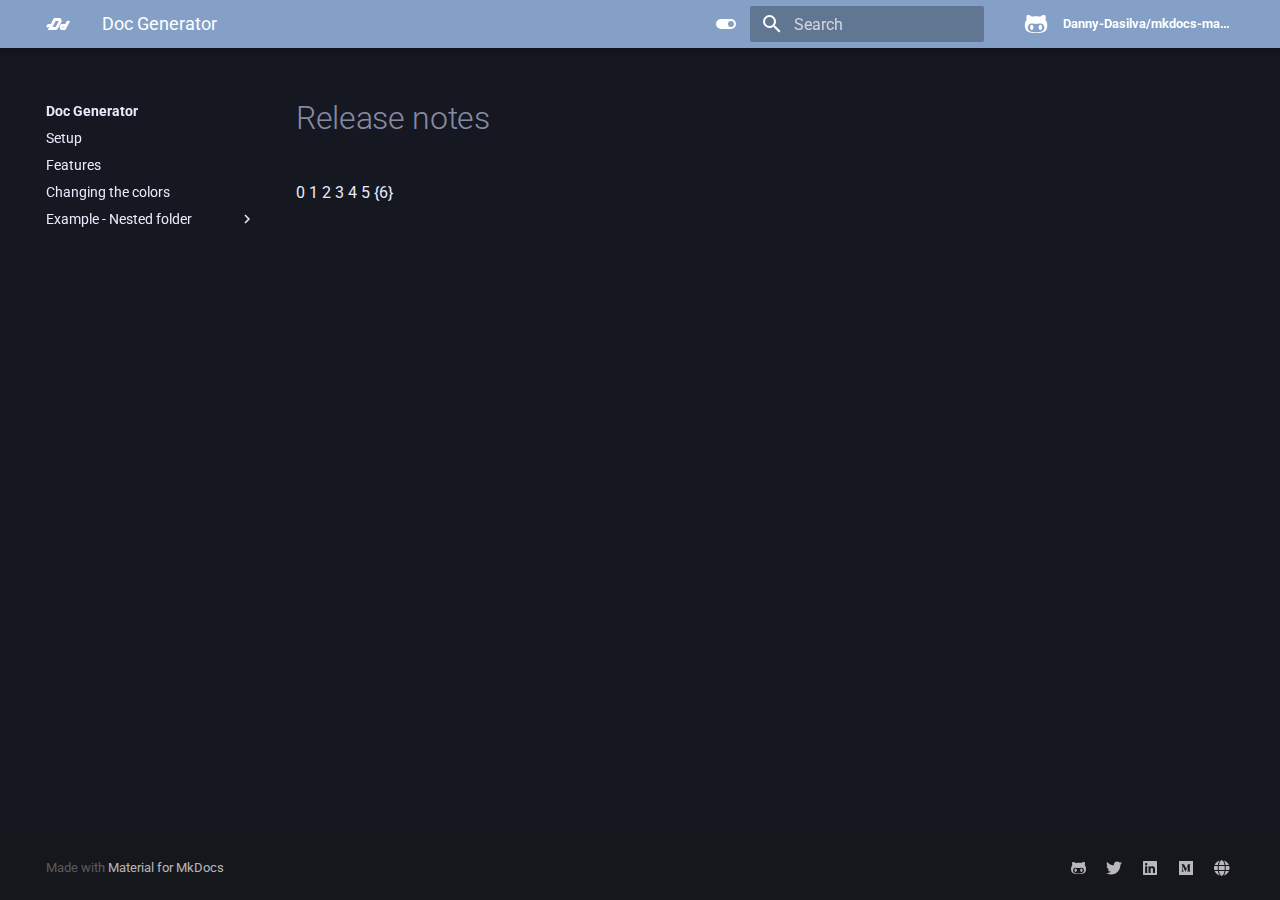
<file: release-notes/index.html>
<!doctype html>
<html lang="en" class="no-js">
  <head>
    
      <meta charset="utf-8">
      <meta name="viewport" content="width=device-width,initial-scale=1">
      
        <meta name="description" content="Quickly generate docs with markdown and deploy them">
      
      
      
        <link rel="canonical" href="https://danny-dasilva.github.io/mkdocs-material/release-notes/">
      
      
      <link rel="shortcut icon" href="../img/favicon.png">
      <meta name="generator" content="mkdocs-1.1.2, mkdocs-material-6.1.5">
    
    
      
        <title>Release notes - Doc Generator</title>
      
    
    
      <link rel="stylesheet" href="../assets/stylesheets/main.21aed14c.min.css">
      
        
        <link rel="stylesheet" href="../assets/stylesheets/palette.196e0c26.min.css">
        
          
          
          <meta name="theme-color" content="">
        
      
    
    
    
      
        
        <link href="https://fonts.gstatic.com" rel="preconnect" crossorigin>
        <link rel="stylesheet" href="https://fonts.googleapis.com/css?family=Roboto:300,400,400i,700%7CRoboto+Mono&display=fallback">
        <style>body,input{font-family:"Roboto",-apple-system,BlinkMacSystemFont,Helvetica,Arial,sans-serif}code,kbd,pre{font-family:"Roboto Mono",SFMono-Regular,Consolas,Menlo,monospace}</style>
      
    
    
    
      <link rel="stylesheet" href="../css/termynal.css">
    
      <link rel="stylesheet" href="../css/custom.css">
    
    
      
        
<script>window.ga=window.ga||function(){(ga.q=ga.q||[]).push(arguments)},ga.l=+new Date,ga("create","UA-133183413-1","auto"),ga("set","anonymizeIp",!0),ga("send","pageview"),document.addEventListener("DOMContentLoaded",function(){document.forms.search&&document.forms.search.query.addEventListener("blur",function(){if(this.value){var e=document.location.pathname;ga("send","pageview",e+"?q="+this.value)}})}),document.addEventListener("DOMContentSwitch",function(){ga("send","pageview",document.location.pathname)})</script>
<script async src="https://www.google-analytics.com/analytics.js"></script>
      
    
    
  </head>
  
  
    
    
    
    
    
    <body dir="ltr" data-md-color-scheme="iceberg" data-md-color-primary="iceberg" data-md-color-accent="blue">
      
  
    <input class="md-toggle" data-md-toggle="drawer" type="checkbox" id="__drawer" autocomplete="off">
    <input class="md-toggle" data-md-toggle="search" type="checkbox" id="__search" autocomplete="off">
    <label class="md-overlay" for="__drawer"></label>
    <div data-md-component="skip">
      
    </div>
    <div data-md-component="announce">
      
    </div>
    
      
<header class="md-header" data-md-component="header">
  <nav class="md-header-nav md-grid" aria-label="Header">
    <a
      href="https://danny-dasilva.github.io/mkdocs-material/"
      title="Doc Generator"
      class="md-header-nav__button md-logo"
      aria-label="Doc Generator"
    >
      
  <img src="../img/logo-white.svg" alt="logo">

    </a>
    <label class="md-header-nav__button md-icon" for="__drawer">
      <svg xmlns="http://www.w3.org/2000/svg" viewBox="0 0 24 24"><path d="M3 6h18v2H3V6m0 5h18v2H3v-2m0 5h18v2H3v-2z"/></svg>
    </label>
    <div class="md-header-nav__title" data-md-component="header-title">
      
        <div class="md-header-nav__ellipsis">
          <span class="md-header-nav__topic md-ellipsis">
            Doc Generator
          </span>
          <span class="md-header-nav__topic md-ellipsis">
            
              Release notes
            
          </span>
        </div>
      
    </div>

    <div class="md-header-nav__scheme md-header-nav__button md-icon">
        <a
          href="javascript:toggleScheme();"
          title="Light mode"
          class="light-mode"
        >
        
        <svg xmlns="http://www.w3.org/2000/svg" viewBox="0 0 24 24"><path d="M7 10a2 2 0 012 2 2 2 0 01-2 2 2 2 0 01-2-2 2 2 0 012-2m10-3a5 5 0 015 5 5 5 0 01-5 5H7a5 5 0 01-5-5 5 5 0 015-5h10M7 9a3 3 0 00-3 3 3 3 0 003 3h10a3 3 0 003-3 3 3 0 00-3-3H7z"/></svg>
        </a>
        <a
          href="javascript:toggleScheme();"
          title="Dark mode"
          class="dark-mode"
        >
        
        <svg xmlns="http://www.w3.org/2000/svg" viewBox="0 0 24 24"><path d="M17 7H7a5 5 0 00-5 5 5 5 0 005 5h10a5 5 0 005-5 5 5 0 00-5-5m0 8a3 3 0 01-3-3 3 3 0 013-3 3 3 0 013 3 3 3 0 01-3 3z"/></svg>
        </a>
        </div>
    
      <label class="md-header-nav__button md-icon" for="__search">
        <svg xmlns="http://www.w3.org/2000/svg" viewBox="0 0 24 24"><path d="M9.5 3A6.5 6.5 0 0116 9.5c0 1.61-.59 3.09-1.56 4.23l.27.27h.79l5 5-1.5 1.5-5-5v-.79l-.27-.27A6.516 6.516 0 019.5 16 6.5 6.5 0 013 9.5 6.5 6.5 0 019.5 3m0 2C7 5 5 7 5 9.5S7 14 9.5 14 14 12 14 9.5 12 5 9.5 5z"/></svg>
      </label>
      
<div class="md-search" data-md-component="search" role="dialog">
  <label class="md-search__overlay" for="__search"></label>
  <div class="md-search__inner" role="search">
    <form class="md-search__form" name="search">
      <input type="text" class="md-search__input" name="query" aria-label="Search" placeholder="Search" autocapitalize="off" autocorrect="off" autocomplete="off" spellcheck="false" data-md-component="search-query" data-md-state="active" required>
      <label class="md-search__icon md-icon" for="__search">
        <svg xmlns="http://www.w3.org/2000/svg" viewBox="0 0 24 24"><path d="M9.5 3A6.5 6.5 0 0116 9.5c0 1.61-.59 3.09-1.56 4.23l.27.27h.79l5 5-1.5 1.5-5-5v-.79l-.27-.27A6.516 6.516 0 019.5 16 6.5 6.5 0 013 9.5 6.5 6.5 0 019.5 3m0 2C7 5 5 7 5 9.5S7 14 9.5 14 14 12 14 9.5 12 5 9.5 5z"/></svg>
        <svg xmlns="http://www.w3.org/2000/svg" viewBox="0 0 24 24"><path d="M20 11v2H8l5.5 5.5-1.42 1.42L4.16 12l7.92-7.92L13.5 5.5 8 11h12z"/></svg>
      </label>
      <button type="reset" class="md-search__icon md-icon" aria-label="Clear" data-md-component="search-reset" tabindex="-1">
        <svg xmlns="http://www.w3.org/2000/svg" viewBox="0 0 24 24"><path d="M19 6.41L17.59 5 12 10.59 6.41 5 5 6.41 10.59 12 5 17.59 6.41 19 12 13.41 17.59 19 19 17.59 13.41 12 19 6.41z"/></svg>
      </button>
    </form>
    <div class="md-search__output">
      <div class="md-search__scrollwrap" data-md-scrollfix>
        <div class="md-search-result" data-md-component="search-result">
          <div class="md-search-result__meta">
            Initializing search
          </div>
          <ol class="md-search-result__list"></ol>
        </div>
      </div>
    </div>
  </div>
</div>
    
    
      <div class="md-header-nav__source">
        
<a href="https://github.com/Danny-Dasilva/mkdocs-material.git" title="Go to repository" class="md-source">
  <div class="md-source__icon md-icon">
    
    <svg xmlns="http://www.w3.org/2000/svg" viewBox="0 0 480 512"><path d="M186.1 328.7c0 20.9-10.9 55.1-36.7 55.1s-36.7-34.2-36.7-55.1 10.9-55.1 36.7-55.1 36.7 34.2 36.7 55.1zM480 278.2c0 31.9-3.2 65.7-17.5 95-37.9 76.6-142.1 74.8-216.7 74.8-75.8 0-186.2 2.7-225.6-74.8-14.6-29-20.2-63.1-20.2-95 0-41.9 13.9-81.5 41.5-113.6-5.2-15.8-7.7-32.4-7.7-48.8 0-21.5 4.9-32.3 14.6-51.8 45.3 0 74.3 9 108.8 36 29-6.9 58.8-10 88.7-10 27 0 54.2 2.9 80.4 9.2 34-26.7 63-35.2 107.8-35.2 9.8 19.5 14.6 30.3 14.6 51.8 0 16.4-2.6 32.7-7.7 48.2 27.5 32.4 39 72.3 39 114.2zm-64.3 50.5c0-43.9-26.7-82.6-73.5-82.6-18.9 0-37 3.4-56 6-14.9 2.3-29.8 3.2-45.1 3.2-15.2 0-30.1-.9-45.1-3.2-18.7-2.6-37-6-56-6-46.8 0-73.5 38.7-73.5 82.6 0 87.8 80.4 101.3 150.4 101.3h48.2c70.3 0 150.6-13.4 150.6-101.3zm-82.6-55.1c-25.8 0-36.7 34.2-36.7 55.1s10.9 55.1 36.7 55.1 36.7-34.2 36.7-55.1-10.9-55.1-36.7-55.1z"/></svg>
  </div>
  <div class="md-source__repository">
    Danny-Dasilva/mkdocs-material
  </div>
</a>
      </div>
    

  </nav>
</header>
    
    <div class="md-container" data-md-component="container">
      
      
        
      
      <main class="md-main" data-md-component="main">
        <div class="md-main__inner md-grid">
          
            
              <div class="md-sidebar md-sidebar--primary" data-md-component="navigation">
                <div class="md-sidebar__scrollwrap">
                  <div class="md-sidebar__inner">
                    

<nav class="md-nav md-nav--primary" aria-label="Navigation" data-md-level="0">
  <label class="md-nav__title" for="__drawer">
    <a href="https://danny-dasilva.github.io/mkdocs-material/" title="Doc Generator" class="md-nav__button md-logo" aria-label="Doc Generator">
      
  <img src="../img/logo-white.svg" alt="logo">

    </a>
    Doc Generator
  </label>
  
    <div class="md-nav__source">
      
<a href="https://github.com/Danny-Dasilva/mkdocs-material.git" title="Go to repository" class="md-source">
  <div class="md-source__icon md-icon">
    
    <svg xmlns="http://www.w3.org/2000/svg" viewBox="0 0 480 512"><path d="M186.1 328.7c0 20.9-10.9 55.1-36.7 55.1s-36.7-34.2-36.7-55.1 10.9-55.1 36.7-55.1 36.7 34.2 36.7 55.1zM480 278.2c0 31.9-3.2 65.7-17.5 95-37.9 76.6-142.1 74.8-216.7 74.8-75.8 0-186.2 2.7-225.6-74.8-14.6-29-20.2-63.1-20.2-95 0-41.9 13.9-81.5 41.5-113.6-5.2-15.8-7.7-32.4-7.7-48.8 0-21.5 4.9-32.3 14.6-51.8 45.3 0 74.3 9 108.8 36 29-6.9 58.8-10 88.7-10 27 0 54.2 2.9 80.4 9.2 34-26.7 63-35.2 107.8-35.2 9.8 19.5 14.6 30.3 14.6 51.8 0 16.4-2.6 32.7-7.7 48.2 27.5 32.4 39 72.3 39 114.2zm-64.3 50.5c0-43.9-26.7-82.6-73.5-82.6-18.9 0-37 3.4-56 6-14.9 2.3-29.8 3.2-45.1 3.2-15.2 0-30.1-.9-45.1-3.2-18.7-2.6-37-6-56-6-46.8 0-73.5 38.7-73.5 82.6 0 87.8 80.4 101.3 150.4 101.3h48.2c70.3 0 150.6-13.4 150.6-101.3zm-82.6-55.1c-25.8 0-36.7 34.2-36.7 55.1s10.9 55.1 36.7 55.1 36.7-34.2 36.7-55.1-10.9-55.1-36.7-55.1z"/></svg>
  </div>
  <div class="md-source__repository">
    Danny-Dasilva/mkdocs-material
  </div>
</a>
    </div>
  
  <ul class="md-nav__list" data-md-scrollfix>
    
      
      
      


  <li class="md-nav__item">
    <a href=".." class="md-nav__link">
      Setup
    </a>
  </li>

    
      
      
      


  <li class="md-nav__item">
    <a href="../features/" class="md-nav__link">
      Features
    </a>
  </li>

    
      
      
      


  <li class="md-nav__item">
    <a href="../customization/" class="md-nav__link">
      Changing the colors
    </a>
  </li>

    
      
      
      


  <li class="md-nav__item md-nav__item--nested">
    
    <input class="md-nav__toggle md-toggle" data-md-toggle="nav-4" type="checkbox" id="nav-4" >
    <label class="md-nav__link" for="nav-4">
      Example - Nested folder
      <span class="md-nav__icon md-icon"></span>
    </label>
    <nav class="md-nav" aria-label="Example - Nested folder" data-md-level="1">
      <label class="md-nav__title" for="nav-4">
        <span class="md-nav__icon md-icon"></span>
        Example - Nested folder
      </label>
      <ul class="md-nav__list" data-md-scrollfix>
        
        
          
          
          


  <li class="md-nav__item">
    <a href="../example-folder/" class="md-nav__link">
      Index.md with title
    </a>
  </li>

        
          
          
          


  <li class="md-nav__item md-nav__item--nested">
    
    <input class="md-nav__toggle md-toggle" data-md-toggle="nav-4-2" type="checkbox" id="nav-4-2" >
    <label class="md-nav__link" for="nav-4-2">
      Sub folder
      <span class="md-nav__icon md-icon"></span>
    </label>
    <nav class="md-nav" aria-label="Sub folder" data-md-level="2">
      <label class="md-nav__title" for="nav-4-2">
        <span class="md-nav__icon md-icon"></span>
        Sub folder
      </label>
      <ul class="md-nav__list" data-md-scrollfix>
        
        
          
          
          


  <li class="md-nav__item">
    <a href="../example-folder/sub-folder/" class="md-nav__link">
      Custom Title
    </a>
  </li>

        
      </ul>
    </nav>
  </li>

        
      </ul>
    </nav>
  </li>

    
  </ul>
</nav>
                  </div>
                </div>
              </div>
            
            
          
          <div class="md-content">
            <article class="md-content__inner md-typeset">
              
                
                
                  <h1>Release notes</h1>
                
                <p 666666="666666">0
1
2
3
4
5
{6}</p>
                
              
              
                


              
            </article>
          </div>
        </div>
      </main>
      
        
<footer class="md-footer">
  
  <div class="md-footer-meta md-typeset">
    <div class="md-footer-meta__inner md-grid">
      <div class="md-footer-copyright">
        
        Made with
        <a href="https://squidfunk.github.io/mkdocs-material/" target="_blank" rel="noopener">
          Material for MkDocs
        </a>
      </div>
      
  <div class="md-footer-social">
    
      
      
        
        
      
      <a href="https://github.com/Danny-Dasilva" target="_blank" rel="noopener" title="github.com" class="md-footer-social__link">
        <svg xmlns="http://www.w3.org/2000/svg" viewBox="0 0 480 512"><path d="M186.1 328.7c0 20.9-10.9 55.1-36.7 55.1s-36.7-34.2-36.7-55.1 10.9-55.1 36.7-55.1 36.7 34.2 36.7 55.1zM480 278.2c0 31.9-3.2 65.7-17.5 95-37.9 76.6-142.1 74.8-216.7 74.8-75.8 0-186.2 2.7-225.6-74.8-14.6-29-20.2-63.1-20.2-95 0-41.9 13.9-81.5 41.5-113.6-5.2-15.8-7.7-32.4-7.7-48.8 0-21.5 4.9-32.3 14.6-51.8 45.3 0 74.3 9 108.8 36 29-6.9 58.8-10 88.7-10 27 0 54.2 2.9 80.4 9.2 34-26.7 63-35.2 107.8-35.2 9.8 19.5 14.6 30.3 14.6 51.8 0 16.4-2.6 32.7-7.7 48.2 27.5 32.4 39 72.3 39 114.2zm-64.3 50.5c0-43.9-26.7-82.6-73.5-82.6-18.9 0-37 3.4-56 6-14.9 2.3-29.8 3.2-45.1 3.2-15.2 0-30.1-.9-45.1-3.2-18.7-2.6-37-6-56-6-46.8 0-73.5 38.7-73.5 82.6 0 87.8 80.4 101.3 150.4 101.3h48.2c70.3 0 150.6-13.4 150.6-101.3zm-82.6-55.1c-25.8 0-36.7 34.2-36.7 55.1s10.9 55.1 36.7 55.1 36.7-34.2 36.7-55.1-10.9-55.1-36.7-55.1z"/></svg>
      </a>
    
      
      
        
        
      
      <a href="https://twitter.com/tiangolo" target="_blank" rel="noopener" title="twitter.com" class="md-footer-social__link">
        <svg xmlns="http://www.w3.org/2000/svg" viewBox="0 0 512 512"><path d="M459.37 151.716c.325 4.548.325 9.097.325 13.645 0 138.72-105.583 298.558-298.558 298.558-59.452 0-114.68-17.219-161.137-47.106 8.447.974 16.568 1.299 25.34 1.299 49.055 0 94.213-16.568 130.274-44.832-46.132-.975-84.792-31.188-98.112-72.772 6.498.974 12.995 1.624 19.818 1.624 9.421 0 18.843-1.3 27.614-3.573-48.081-9.747-84.143-51.98-84.143-102.985v-1.299c13.969 7.797 30.214 12.67 47.431 13.319-28.264-18.843-46.781-51.005-46.781-87.391 0-19.492 5.197-37.36 14.294-52.954 51.655 63.675 129.3 105.258 216.365 109.807-1.624-7.797-2.599-15.918-2.599-24.04 0-57.828 46.782-104.934 104.934-104.934 30.213 0 57.502 12.67 76.67 33.137 23.715-4.548 46.456-13.32 66.599-25.34-7.798 24.366-24.366 44.833-46.132 57.827 21.117-2.273 41.584-8.122 60.426-16.243-14.292 20.791-32.161 39.308-52.628 54.253z"/></svg>
      </a>
    
      
      
        
        
      
      <a href="https://www.linkedin.com/in/tiangolo" target="_blank" rel="noopener" title="www.linkedin.com" class="md-footer-social__link">
        <svg xmlns="http://www.w3.org/2000/svg" viewBox="0 0 448 512"><path d="M416 32H31.9C14.3 32 0 46.5 0 64.3v383.4C0 465.5 14.3 480 31.9 480H416c17.6 0 32-14.5 32-32.3V64.3c0-17.8-14.4-32.3-32-32.3zM135.4 416H69V202.2h66.5V416zm-33.2-243c-21.3 0-38.5-17.3-38.5-38.5S80.9 96 102.2 96c21.2 0 38.5 17.3 38.5 38.5 0 21.3-17.2 38.5-38.5 38.5zm282.1 243h-66.4V312c0-24.8-.5-56.7-34.5-56.7-34.6 0-39.9 27-39.9 54.9V416h-66.4V202.2h63.7v29.2h.9c8.9-16.8 30.6-34.5 62.9-34.5 67.2 0 79.7 44.3 79.7 101.9V416z"/></svg>
      </a>
    
      
      
        
        
      
      <a href="https://medium.com/@tiangolo" target="_blank" rel="noopener" title="medium.com" class="md-footer-social__link">
        <svg xmlns="http://www.w3.org/2000/svg" viewBox="0 0 448 512"><path d="M0 32v448h448V32H0zm372.2 106.1l-24 23c-2.1 1.6-3.1 4.2-2.7 6.7v169.3c-.4 2.6.6 5.2 2.7 6.7l23.5 23v5.1h-118V367l24.3-23.6c2.4-2.4 2.4-3.1 2.4-6.7V199.8l-67.6 171.6h-9.1L125 199.8v115c-.7 4.8 1 9.7 4.4 13.2l31.6 38.3v5.1H71.2v-5.1l31.6-38.3c3.4-3.5 4.9-8.4 4.1-13.2v-133c.4-3.7-1-7.3-3.8-9.8L75 138.1V133h87.3l67.4 148L289 133.1h83.2v5z"/></svg>
      </a>
    
      
      
        
        
      
      <a href="https://tiangolo.com" target="_blank" rel="noopener" title="tiangolo.com" class="md-footer-social__link">
        <svg xmlns="http://www.w3.org/2000/svg" viewBox="0 0 496 512"><path d="M336.5 160C322 70.7 287.8 8 248 8s-74 62.7-88.5 152h177zM152 256c0 22.2 1.2 43.5 3.3 64h185.3c2.1-20.5 3.3-41.8 3.3-64s-1.2-43.5-3.3-64H155.3c-2.1 20.5-3.3 41.8-3.3 64zm324.7-96c-28.6-67.9-86.5-120.4-158-141.6 24.4 33.8 41.2 84.7 50 141.6h108zM177.2 18.4C105.8 39.6 47.8 92.1 19.3 160h108c8.7-56.9 25.5-107.8 49.9-141.6zM487.4 192H372.7c2.1 21 3.3 42.5 3.3 64s-1.2 43-3.3 64h114.6c5.5-20.5 8.6-41.8 8.6-64s-3.1-43.5-8.5-64zM120 256c0-21.5 1.2-43 3.3-64H8.6C3.2 212.5 0 233.8 0 256s3.2 43.5 8.6 64h114.6c-2-21-3.2-42.5-3.2-64zm39.5 96c14.5 89.3 48.7 152 88.5 152s74-62.7 88.5-152h-177zm159.3 141.6c71.4-21.2 129.4-73.7 158-141.6h-108c-8.8 56.9-25.6 107.8-50 141.6zM19.3 352c28.6 67.9 86.5 120.4 158 141.6-24.4-33.8-41.2-84.7-50-141.6h-108z"/></svg>
      </a>
    
  </div>

    </div>
  </div>
</footer>
      
    </div>
    
      <script src="../assets/javascripts/vendor.7e0ee788.min.js"></script>
      <script src="../assets/javascripts/bundle.b3a72adc.min.js"></script><script id="__lang" type="application/json">{"clipboard.copy": "Copy to clipboard", "clipboard.copied": "Copied to clipboard", "search.config.lang": "en", "search.config.pipeline": "trimmer, stopWordFilter", "search.config.separator": "[\\s\\-]+", "search.placeholder": "Search", "search.result.placeholder": "Type to start searching", "search.result.none": "No matching documents", "search.result.one": "1 matching document", "search.result.other": "# matching documents", "search.result.more.one": "1 more on this page", "search.result.more.other": "# more on this page", "search.result.term.missing": "Missing"}</script>
      
      <script>
        app = initialize({
          base: "..",
          features: [],
          search: Object.assign({
            worker: "../assets/javascripts/worker/search.4ac00218.min.js"
          }, typeof search !== "undefined" && search)
        })
      </script>
      
        <script src="../js/termynal.js"></script>
      
        <script src="../js/toggleColor.js"></script>
      
        <script src="../js/custom.js"></script>
      
    
  </body>
</html>
</file>
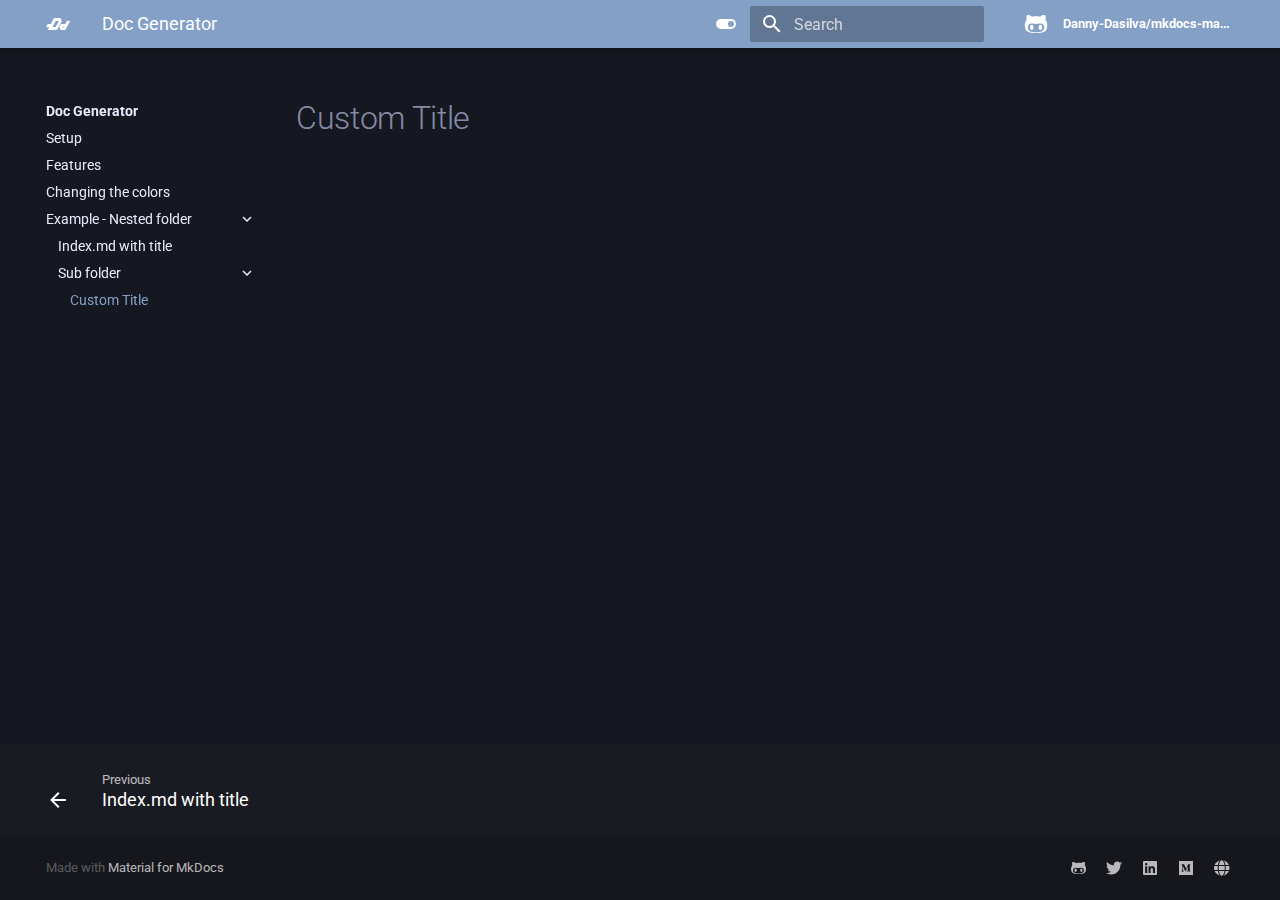
<file: example-folder/sub-folder/index.html>
<!doctype html>
<html lang="en" class="no-js">
  <head>
    
      <meta charset="utf-8">
      <meta name="viewport" content="width=device-width,initial-scale=1">
      
        <meta name="description" content="Quickly generate docs with markdown and deploy them">
      
      
      
        <link rel="canonical" href="https://danny-dasilva.github.io/mkdocs-material/example-folder/sub-folder/">
      
      
      <link rel="shortcut icon" href="../../img/favicon.png">
      <meta name="generator" content="mkdocs-1.1.2, mkdocs-material-6.1.5">
    
    
      
        <title>Custom Title - Doc Generator</title>
      
    
    
      <link rel="stylesheet" href="../../assets/stylesheets/main.21aed14c.min.css">
      
        
        <link rel="stylesheet" href="../../assets/stylesheets/palette.196e0c26.min.css">
        
          
          
          <meta name="theme-color" content="">
        
      
    
    
    
      
        
        <link href="https://fonts.gstatic.com" rel="preconnect" crossorigin>
        <link rel="stylesheet" href="https://fonts.googleapis.com/css?family=Roboto:300,400,400i,700%7CRoboto+Mono&display=fallback">
        <style>body,input{font-family:"Roboto",-apple-system,BlinkMacSystemFont,Helvetica,Arial,sans-serif}code,kbd,pre{font-family:"Roboto Mono",SFMono-Regular,Consolas,Menlo,monospace}</style>
      
    
    
    
      <link rel="stylesheet" href="../../css/termynal.css">
    
      <link rel="stylesheet" href="../../css/custom.css">
    
    
      
        
<script>window.ga=window.ga||function(){(ga.q=ga.q||[]).push(arguments)},ga.l=+new Date,ga("create","UA-133183413-1","auto"),ga("set","anonymizeIp",!0),ga("send","pageview"),document.addEventListener("DOMContentLoaded",function(){document.forms.search&&document.forms.search.query.addEventListener("blur",function(){if(this.value){var e=document.location.pathname;ga("send","pageview",e+"?q="+this.value)}})}),document.addEventListener("DOMContentSwitch",function(){ga("send","pageview",document.location.pathname)})</script>
<script async src="https://www.google-analytics.com/analytics.js"></script>
      
    
    
  </head>
  
  
    
    
    
    
    
    <body dir="ltr" data-md-color-scheme="iceberg" data-md-color-primary="iceberg" data-md-color-accent="blue">
      
  
    <input class="md-toggle" data-md-toggle="drawer" type="checkbox" id="__drawer" autocomplete="off">
    <input class="md-toggle" data-md-toggle="search" type="checkbox" id="__search" autocomplete="off">
    <label class="md-overlay" for="__drawer"></label>
    <div data-md-component="skip">
      
    </div>
    <div data-md-component="announce">
      
    </div>
    
      
<header class="md-header" data-md-component="header">
  <nav class="md-header-nav md-grid" aria-label="Header">
    <a
      href="https://danny-dasilva.github.io/mkdocs-material/"
      title="Doc Generator"
      class="md-header-nav__button md-logo"
      aria-label="Doc Generator"
    >
      
  <img src="../../img/logo-white.svg" alt="logo">

    </a>
    <label class="md-header-nav__button md-icon" for="__drawer">
      <svg xmlns="http://www.w3.org/2000/svg" viewBox="0 0 24 24"><path d="M3 6h18v2H3V6m0 5h18v2H3v-2m0 5h18v2H3v-2z"/></svg>
    </label>
    <div class="md-header-nav__title" data-md-component="header-title">
      
        <div class="md-header-nav__ellipsis">
          <span class="md-header-nav__topic md-ellipsis">
            Doc Generator
          </span>
          <span class="md-header-nav__topic md-ellipsis">
            
              Custom Title
            
          </span>
        </div>
      
    </div>

    <div class="md-header-nav__scheme md-header-nav__button md-icon">
        <a
          href="javascript:toggleScheme();"
          title="Light mode"
          class="light-mode"
        >
        
        <svg xmlns="http://www.w3.org/2000/svg" viewBox="0 0 24 24"><path d="M7 10a2 2 0 012 2 2 2 0 01-2 2 2 2 0 01-2-2 2 2 0 012-2m10-3a5 5 0 015 5 5 5 0 01-5 5H7a5 5 0 01-5-5 5 5 0 015-5h10M7 9a3 3 0 00-3 3 3 3 0 003 3h10a3 3 0 003-3 3 3 0 00-3-3H7z"/></svg>
        </a>
        <a
          href="javascript:toggleScheme();"
          title="Dark mode"
          class="dark-mode"
        >
        
        <svg xmlns="http://www.w3.org/2000/svg" viewBox="0 0 24 24"><path d="M17 7H7a5 5 0 00-5 5 5 5 0 005 5h10a5 5 0 005-5 5 5 0 00-5-5m0 8a3 3 0 01-3-3 3 3 0 013-3 3 3 0 013 3 3 3 0 01-3 3z"/></svg>
        </a>
        </div>
    
      <label class="md-header-nav__button md-icon" for="__search">
        <svg xmlns="http://www.w3.org/2000/svg" viewBox="0 0 24 24"><path d="M9.5 3A6.5 6.5 0 0116 9.5c0 1.61-.59 3.09-1.56 4.23l.27.27h.79l5 5-1.5 1.5-5-5v-.79l-.27-.27A6.516 6.516 0 019.5 16 6.5 6.5 0 013 9.5 6.5 6.5 0 019.5 3m0 2C7 5 5 7 5 9.5S7 14 9.5 14 14 12 14 9.5 12 5 9.5 5z"/></svg>
      </label>
      
<div class="md-search" data-md-component="search" role="dialog">
  <label class="md-search__overlay" for="__search"></label>
  <div class="md-search__inner" role="search">
    <form class="md-search__form" name="search">
      <input type="text" class="md-search__input" name="query" aria-label="Search" placeholder="Search" autocapitalize="off" autocorrect="off" autocomplete="off" spellcheck="false" data-md-component="search-query" data-md-state="active" required>
      <label class="md-search__icon md-icon" for="__search">
        <svg xmlns="http://www.w3.org/2000/svg" viewBox="0 0 24 24"><path d="M9.5 3A6.5 6.5 0 0116 9.5c0 1.61-.59 3.09-1.56 4.23l.27.27h.79l5 5-1.5 1.5-5-5v-.79l-.27-.27A6.516 6.516 0 019.5 16 6.5 6.5 0 013 9.5 6.5 6.5 0 019.5 3m0 2C7 5 5 7 5 9.5S7 14 9.5 14 14 12 14 9.5 12 5 9.5 5z"/></svg>
        <svg xmlns="http://www.w3.org/2000/svg" viewBox="0 0 24 24"><path d="M20 11v2H8l5.5 5.5-1.42 1.42L4.16 12l7.92-7.92L13.5 5.5 8 11h12z"/></svg>
      </label>
      <button type="reset" class="md-search__icon md-icon" aria-label="Clear" data-md-component="search-reset" tabindex="-1">
        <svg xmlns="http://www.w3.org/2000/svg" viewBox="0 0 24 24"><path d="M19 6.41L17.59 5 12 10.59 6.41 5 5 6.41 10.59 12 5 17.59 6.41 19 12 13.41 17.59 19 19 17.59 13.41 12 19 6.41z"/></svg>
      </button>
    </form>
    <div class="md-search__output">
      <div class="md-search__scrollwrap" data-md-scrollfix>
        <div class="md-search-result" data-md-component="search-result">
          <div class="md-search-result__meta">
            Initializing search
          </div>
          <ol class="md-search-result__list"></ol>
        </div>
      </div>
    </div>
  </div>
</div>
    
    
      <div class="md-header-nav__source">
        
<a href="https://github.com/Danny-Dasilva/mkdocs-material.git" title="Go to repository" class="md-source">
  <div class="md-source__icon md-icon">
    
    <svg xmlns="http://www.w3.org/2000/svg" viewBox="0 0 480 512"><path d="M186.1 328.7c0 20.9-10.9 55.1-36.7 55.1s-36.7-34.2-36.7-55.1 10.9-55.1 36.7-55.1 36.7 34.2 36.7 55.1zM480 278.2c0 31.9-3.2 65.7-17.5 95-37.9 76.6-142.1 74.8-216.7 74.8-75.8 0-186.2 2.7-225.6-74.8-14.6-29-20.2-63.1-20.2-95 0-41.9 13.9-81.5 41.5-113.6-5.2-15.8-7.7-32.4-7.7-48.8 0-21.5 4.9-32.3 14.6-51.8 45.3 0 74.3 9 108.8 36 29-6.9 58.8-10 88.7-10 27 0 54.2 2.9 80.4 9.2 34-26.7 63-35.2 107.8-35.2 9.8 19.5 14.6 30.3 14.6 51.8 0 16.4-2.6 32.7-7.7 48.2 27.5 32.4 39 72.3 39 114.2zm-64.3 50.5c0-43.9-26.7-82.6-73.5-82.6-18.9 0-37 3.4-56 6-14.9 2.3-29.8 3.2-45.1 3.2-15.2 0-30.1-.9-45.1-3.2-18.7-2.6-37-6-56-6-46.8 0-73.5 38.7-73.5 82.6 0 87.8 80.4 101.3 150.4 101.3h48.2c70.3 0 150.6-13.4 150.6-101.3zm-82.6-55.1c-25.8 0-36.7 34.2-36.7 55.1s10.9 55.1 36.7 55.1 36.7-34.2 36.7-55.1-10.9-55.1-36.7-55.1z"/></svg>
  </div>
  <div class="md-source__repository">
    Danny-Dasilva/mkdocs-material
  </div>
</a>
      </div>
    

  </nav>
</header>
    
    <div class="md-container" data-md-component="container">
      
      
        
      
      <main class="md-main" data-md-component="main">
        <div class="md-main__inner md-grid">
          
            
              <div class="md-sidebar md-sidebar--primary" data-md-component="navigation">
                <div class="md-sidebar__scrollwrap">
                  <div class="md-sidebar__inner">
                    

<nav class="md-nav md-nav--primary" aria-label="Navigation" data-md-level="0">
  <label class="md-nav__title" for="__drawer">
    <a href="https://danny-dasilva.github.io/mkdocs-material/" title="Doc Generator" class="md-nav__button md-logo" aria-label="Doc Generator">
      
  <img src="../../img/logo-white.svg" alt="logo">

    </a>
    Doc Generator
  </label>
  
    <div class="md-nav__source">
      
<a href="https://github.com/Danny-Dasilva/mkdocs-material.git" title="Go to repository" class="md-source">
  <div class="md-source__icon md-icon">
    
    <svg xmlns="http://www.w3.org/2000/svg" viewBox="0 0 480 512"><path d="M186.1 328.7c0 20.9-10.9 55.1-36.7 55.1s-36.7-34.2-36.7-55.1 10.9-55.1 36.7-55.1 36.7 34.2 36.7 55.1zM480 278.2c0 31.9-3.2 65.7-17.5 95-37.9 76.6-142.1 74.8-216.7 74.8-75.8 0-186.2 2.7-225.6-74.8-14.6-29-20.2-63.1-20.2-95 0-41.9 13.9-81.5 41.5-113.6-5.2-15.8-7.7-32.4-7.7-48.8 0-21.5 4.9-32.3 14.6-51.8 45.3 0 74.3 9 108.8 36 29-6.9 58.8-10 88.7-10 27 0 54.2 2.9 80.4 9.2 34-26.7 63-35.2 107.8-35.2 9.8 19.5 14.6 30.3 14.6 51.8 0 16.4-2.6 32.7-7.7 48.2 27.5 32.4 39 72.3 39 114.2zm-64.3 50.5c0-43.9-26.7-82.6-73.5-82.6-18.9 0-37 3.4-56 6-14.9 2.3-29.8 3.2-45.1 3.2-15.2 0-30.1-.9-45.1-3.2-18.7-2.6-37-6-56-6-46.8 0-73.5 38.7-73.5 82.6 0 87.8 80.4 101.3 150.4 101.3h48.2c70.3 0 150.6-13.4 150.6-101.3zm-82.6-55.1c-25.8 0-36.7 34.2-36.7 55.1s10.9 55.1 36.7 55.1 36.7-34.2 36.7-55.1-10.9-55.1-36.7-55.1z"/></svg>
  </div>
  <div class="md-source__repository">
    Danny-Dasilva/mkdocs-material
  </div>
</a>
    </div>
  
  <ul class="md-nav__list" data-md-scrollfix>
    
      
      
      


  <li class="md-nav__item">
    <a href="../.." class="md-nav__link">
      Setup
    </a>
  </li>

    
      
      
      


  <li class="md-nav__item">
    <a href="../../features/" class="md-nav__link">
      Features
    </a>
  </li>

    
      
      
      


  <li class="md-nav__item">
    <a href="../../customization/" class="md-nav__link">
      Changing the colors
    </a>
  </li>

    
      
      
      

  


  <li class="md-nav__item md-nav__item--active md-nav__item--nested">
    
    <input class="md-nav__toggle md-toggle" data-md-toggle="nav-4" type="checkbox" id="nav-4" checked>
    <label class="md-nav__link" for="nav-4">
      Example - Nested folder
      <span class="md-nav__icon md-icon"></span>
    </label>
    <nav class="md-nav" aria-label="Example - Nested folder" data-md-level="1">
      <label class="md-nav__title" for="nav-4">
        <span class="md-nav__icon md-icon"></span>
        Example - Nested folder
      </label>
      <ul class="md-nav__list" data-md-scrollfix>
        
        
          
          
          


  <li class="md-nav__item">
    <a href="../" class="md-nav__link">
      Index.md with title
    </a>
  </li>

        
          
          
          

  


  <li class="md-nav__item md-nav__item--active md-nav__item--nested">
    
    <input class="md-nav__toggle md-toggle" data-md-toggle="nav-4-2" type="checkbox" id="nav-4-2" checked>
    <label class="md-nav__link" for="nav-4-2">
      Sub folder
      <span class="md-nav__icon md-icon"></span>
    </label>
    <nav class="md-nav" aria-label="Sub folder" data-md-level="2">
      <label class="md-nav__title" for="nav-4-2">
        <span class="md-nav__icon md-icon"></span>
        Sub folder
      </label>
      <ul class="md-nav__list" data-md-scrollfix>
        
        
          
          
          

  


  <li class="md-nav__item md-nav__item--active">
    
    <input class="md-nav__toggle md-toggle" data-md-toggle="toc" type="checkbox" id="__toc">
    
    
    <a href="./" class="md-nav__link md-nav__link--active">
      Custom Title
    </a>
    
  </li>

        
      </ul>
    </nav>
  </li>

        
      </ul>
    </nav>
  </li>

    
  </ul>
</nav>
                  </div>
                </div>
              </div>
            
            
          
          <div class="md-content">
            <article class="md-content__inner md-typeset">
              
                
                
                  <h1>Custom Title</h1>
                
                
                
              
              
                


              
            </article>
          </div>
        </div>
      </main>
      
        
<footer class="md-footer">
  
    <div class="md-footer-nav">
      <nav class="md-footer-nav__inner md-grid" aria-label="Footer">
        
          <a href="../" class="md-footer-nav__link md-footer-nav__link--prev" rel="prev">
            <div class="md-footer-nav__button md-icon">
              <svg xmlns="http://www.w3.org/2000/svg" viewBox="0 0 24 24"><path d="M20 11v2H8l5.5 5.5-1.42 1.42L4.16 12l7.92-7.92L13.5 5.5 8 11h12z"/></svg>
            </div>
            <div class="md-footer-nav__title">
              <div class="md-ellipsis">
                <span class="md-footer-nav__direction">
                  Previous
                </span>
                Index.md with title
              </div>
            </div>
          </a>
        
        
      </nav>
    </div>
  
  <div class="md-footer-meta md-typeset">
    <div class="md-footer-meta__inner md-grid">
      <div class="md-footer-copyright">
        
        Made with
        <a href="https://squidfunk.github.io/mkdocs-material/" target="_blank" rel="noopener">
          Material for MkDocs
        </a>
      </div>
      
  <div class="md-footer-social">
    
      
      
        
        
      
      <a href="https://github.com/Danny-Dasilva" target="_blank" rel="noopener" title="github.com" class="md-footer-social__link">
        <svg xmlns="http://www.w3.org/2000/svg" viewBox="0 0 480 512"><path d="M186.1 328.7c0 20.9-10.9 55.1-36.7 55.1s-36.7-34.2-36.7-55.1 10.9-55.1 36.7-55.1 36.7 34.2 36.7 55.1zM480 278.2c0 31.9-3.2 65.7-17.5 95-37.9 76.6-142.1 74.8-216.7 74.8-75.8 0-186.2 2.7-225.6-74.8-14.6-29-20.2-63.1-20.2-95 0-41.9 13.9-81.5 41.5-113.6-5.2-15.8-7.7-32.4-7.7-48.8 0-21.5 4.9-32.3 14.6-51.8 45.3 0 74.3 9 108.8 36 29-6.9 58.8-10 88.7-10 27 0 54.2 2.9 80.4 9.2 34-26.7 63-35.2 107.8-35.2 9.8 19.5 14.6 30.3 14.6 51.8 0 16.4-2.6 32.7-7.7 48.2 27.5 32.4 39 72.3 39 114.2zm-64.3 50.5c0-43.9-26.7-82.6-73.5-82.6-18.9 0-37 3.4-56 6-14.9 2.3-29.8 3.2-45.1 3.2-15.2 0-30.1-.9-45.1-3.2-18.7-2.6-37-6-56-6-46.8 0-73.5 38.7-73.5 82.6 0 87.8 80.4 101.3 150.4 101.3h48.2c70.3 0 150.6-13.4 150.6-101.3zm-82.6-55.1c-25.8 0-36.7 34.2-36.7 55.1s10.9 55.1 36.7 55.1 36.7-34.2 36.7-55.1-10.9-55.1-36.7-55.1z"/></svg>
      </a>
    
      
      
        
        
      
      <a href="https://twitter.com/tiangolo" target="_blank" rel="noopener" title="twitter.com" class="md-footer-social__link">
        <svg xmlns="http://www.w3.org/2000/svg" viewBox="0 0 512 512"><path d="M459.37 151.716c.325 4.548.325 9.097.325 13.645 0 138.72-105.583 298.558-298.558 298.558-59.452 0-114.68-17.219-161.137-47.106 8.447.974 16.568 1.299 25.34 1.299 49.055 0 94.213-16.568 130.274-44.832-46.132-.975-84.792-31.188-98.112-72.772 6.498.974 12.995 1.624 19.818 1.624 9.421 0 18.843-1.3 27.614-3.573-48.081-9.747-84.143-51.98-84.143-102.985v-1.299c13.969 7.797 30.214 12.67 47.431 13.319-28.264-18.843-46.781-51.005-46.781-87.391 0-19.492 5.197-37.36 14.294-52.954 51.655 63.675 129.3 105.258 216.365 109.807-1.624-7.797-2.599-15.918-2.599-24.04 0-57.828 46.782-104.934 104.934-104.934 30.213 0 57.502 12.67 76.67 33.137 23.715-4.548 46.456-13.32 66.599-25.34-7.798 24.366-24.366 44.833-46.132 57.827 21.117-2.273 41.584-8.122 60.426-16.243-14.292 20.791-32.161 39.308-52.628 54.253z"/></svg>
      </a>
    
      
      
        
        
      
      <a href="https://www.linkedin.com/in/tiangolo" target="_blank" rel="noopener" title="www.linkedin.com" class="md-footer-social__link">
        <svg xmlns="http://www.w3.org/2000/svg" viewBox="0 0 448 512"><path d="M416 32H31.9C14.3 32 0 46.5 0 64.3v383.4C0 465.5 14.3 480 31.9 480H416c17.6 0 32-14.5 32-32.3V64.3c0-17.8-14.4-32.3-32-32.3zM135.4 416H69V202.2h66.5V416zm-33.2-243c-21.3 0-38.5-17.3-38.5-38.5S80.9 96 102.2 96c21.2 0 38.5 17.3 38.5 38.5 0 21.3-17.2 38.5-38.5 38.5zm282.1 243h-66.4V312c0-24.8-.5-56.7-34.5-56.7-34.6 0-39.9 27-39.9 54.9V416h-66.4V202.2h63.7v29.2h.9c8.9-16.8 30.6-34.5 62.9-34.5 67.2 0 79.7 44.3 79.7 101.9V416z"/></svg>
      </a>
    
      
      
        
        
      
      <a href="https://medium.com/@tiangolo" target="_blank" rel="noopener" title="medium.com" class="md-footer-social__link">
        <svg xmlns="http://www.w3.org/2000/svg" viewBox="0 0 448 512"><path d="M0 32v448h448V32H0zm372.2 106.1l-24 23c-2.1 1.6-3.1 4.2-2.7 6.7v169.3c-.4 2.6.6 5.2 2.7 6.7l23.5 23v5.1h-118V367l24.3-23.6c2.4-2.4 2.4-3.1 2.4-6.7V199.8l-67.6 171.6h-9.1L125 199.8v115c-.7 4.8 1 9.7 4.4 13.2l31.6 38.3v5.1H71.2v-5.1l31.6-38.3c3.4-3.5 4.9-8.4 4.1-13.2v-133c.4-3.7-1-7.3-3.8-9.8L75 138.1V133h87.3l67.4 148L289 133.1h83.2v5z"/></svg>
      </a>
    
      
      
        
        
      
      <a href="https://tiangolo.com" target="_blank" rel="noopener" title="tiangolo.com" class="md-footer-social__link">
        <svg xmlns="http://www.w3.org/2000/svg" viewBox="0 0 496 512"><path d="M336.5 160C322 70.7 287.8 8 248 8s-74 62.7-88.5 152h177zM152 256c0 22.2 1.2 43.5 3.3 64h185.3c2.1-20.5 3.3-41.8 3.3-64s-1.2-43.5-3.3-64H155.3c-2.1 20.5-3.3 41.8-3.3 64zm324.7-96c-28.6-67.9-86.5-120.4-158-141.6 24.4 33.8 41.2 84.7 50 141.6h108zM177.2 18.4C105.8 39.6 47.8 92.1 19.3 160h108c8.7-56.9 25.5-107.8 49.9-141.6zM487.4 192H372.7c2.1 21 3.3 42.5 3.3 64s-1.2 43-3.3 64h114.6c5.5-20.5 8.6-41.8 8.6-64s-3.1-43.5-8.5-64zM120 256c0-21.5 1.2-43 3.3-64H8.6C3.2 212.5 0 233.8 0 256s3.2 43.5 8.6 64h114.6c-2-21-3.2-42.5-3.2-64zm39.5 96c14.5 89.3 48.7 152 88.5 152s74-62.7 88.5-152h-177zm159.3 141.6c71.4-21.2 129.4-73.7 158-141.6h-108c-8.8 56.9-25.6 107.8-50 141.6zM19.3 352c28.6 67.9 86.5 120.4 158 141.6-24.4-33.8-41.2-84.7-50-141.6h-108z"/></svg>
      </a>
    
  </div>

    </div>
  </div>
</footer>
      
    </div>
    
      <script src="../../assets/javascripts/vendor.7e0ee788.min.js"></script>
      <script src="../../assets/javascripts/bundle.b3a72adc.min.js"></script><script id="__lang" type="application/json">{"clipboard.copy": "Copy to clipboard", "clipboard.copied": "Copied to clipboard", "search.config.lang": "en", "search.config.pipeline": "trimmer, stopWordFilter", "search.config.separator": "[\\s\\-]+", "search.placeholder": "Search", "search.result.placeholder": "Type to start searching", "search.result.none": "No matching documents", "search.result.one": "1 matching document", "search.result.other": "# matching documents", "search.result.more.one": "1 more on this page", "search.result.more.other": "# more on this page", "search.result.term.missing": "Missing"}</script>
      
      <script>
        app = initialize({
          base: "../..",
          features: [],
          search: Object.assign({
            worker: "../../assets/javascripts/worker/search.4ac00218.min.js"
          }, typeof search !== "undefined" && search)
        })
      </script>
      
        <script src="../../js/termynal.js"></script>
      
        <script src="../../js/toggleColor.js"></script>
      
        <script src="../../js/custom.js"></script>
      
    
  </body>
</html>
</file>
<file: css/termynal.css>
/**
 * termynal.js
 *
 * @author Ines Montani <ines@ines.io>
 * @version 0.0.1
 * @license MIT
 */

:root {
    --color-bg: #252a33;
    --color-text: #eee;
    --color-text-subtle: #a2a2a2;
}

[data-termynal] {
    width: 750px;
    max-width: 100%;
    background: var(--color-bg);
    color: var(--color-text);
    font-size: 18px;
    /* font-family: 'Fira Mono', Consolas, Menlo, Monaco, 'Courier New', Courier, monospace; */
    font-family: 'Roboto Mono', 'Fira Mono', Consolas, Menlo, Monaco, 'Courier New', Courier, monospace;
    border-radius: 4px;
    padding: 75px 45px 35px;
    position: relative;
    -webkit-box-sizing: border-box;
            box-sizing: border-box;
}

[data-termynal]:before {
    content: '';
    position: absolute;
    top: 15px;
    left: 15px;
    display: inline-block;
    width: 15px;
    height: 15px;
    border-radius: 50%;
    /* A little hack to display the window buttons in one pseudo element. */
    background: #d9515d;
    -webkit-box-shadow: 25px 0 0 #f4c025, 50px 0 0 #3ec930;
            box-shadow: 25px 0 0 #f4c025, 50px 0 0 #3ec930;
}

[data-termynal]:after {
    content: 'bash';
    position: absolute;
    color: var(--color-text-subtle);
    top: 5px;
    left: 0;
    width: 100%;
    text-align: center;
}

a[data-terminal-control] {
    text-align: right;
    display: block;
    color: #aebbff;
}

[data-ty] {
    display: block;
    line-height: 2;
}

[data-ty]:before {
    /* Set up defaults and ensure empty lines are displayed. */
    content: '';
    display: inline-block;
    vertical-align: middle;
}

[data-ty="input"]:before,
[data-ty-prompt]:before {
    margin-right: 0.75em;
    color: var(--color-text-subtle);
}

[data-ty="input"]:before {
    content: '$';
}

[data-ty][data-ty-prompt]:before {
    content: attr(data-ty-prompt);
}

[data-ty-cursor]:after {
    content: attr(data-ty-cursor);
    font-family: monospace;
    margin-left: 0.5em;
    -webkit-animation: blink 1s infinite;
            animation: blink 1s infinite;
}


/* Cursor animation */

@-webkit-keyframes blink {
    50% {
        opacity: 0;
    }
}

@keyframes blink {
    50% {
        opacity: 0;
    }
}
</file>
<file: css/custom.css>
[data-md-color-scheme="iceberg"] {
  --md-default-fg-color: hsla(232, 75%, 95%, 1);
  --md-default-fg-color--light: hsla(232, 75%, 90%, 0.62);
  --md-default-fg-color--lighter: hsla(232, 75%, 90%, 0.32);
  --md-default-fg-color--lightest: hsla(232, 75%, 90%, 0.12);
  --md-default-bg-color: #161821;
  
  --md-default-bg-color--light: hsla(232, 15%, 21%, 0.54);
  --md-default-bg-color--lighter: hsla(232, 15%, 21%, 0.26);
  --md-default-bg-color--lightest: hsla(232, 15%, 21%, 0.07);
  --md-code-fg-color: hsla(232, 18%, 86%, 1);
  --md-code-bg-color: hsla(232, 15%, 15%, 1);
  --md-code-hl-color: hsla(218, 100%, 63%, 0.15);
  --md-code-hl-number-color: hsla(6, 74%, 63%, 1);
  --md-code-hl-special-color: hsla(340, 83%, 66%, 1);
  --md-code-hl-function-color: hsla(291, 57%, 65%, 1);
  --md-code-hl-constant-color: hsla(250, 62%, 70%, 1);
  --md-code-hl-keyword-color: hsla(219, 66%, 64%, 1);
  --md-code-hl-string-color: hsla(150, 58%, 44%, 1);
  --md-typeset-a-color: var(--md-primary-fg-color--light);
  --md-typeset-mark-color: hsla(218, 100%, 63%, 0.3);
  --md-typeset-kbd-color: hsla(232, 15%, 94%, 0.12);
  --md-typeset-kbd-accent-color: hsla(232, 15%, 94%, 0.2);
  --md-typeset-kbd-border-color: hsla(232, 15%, 14%, 1);
  --md-admonition-bg-color: hsla(232, 0%, 100%, 0.025);
  --md-footer-bg-color: hsla(232, 15%, 12%, 0.87);
  --md-footer-bg-color--dark: hsla(232, 15%, 10%, 1)
}

[data-md-color-primary="iceberg"] {
  --md-primary-fg-color:#84a0c6;
  --md-primary-fg-color: #84a0c6;
  --md-primary-fg-color--light: #84a0c6;
  --md-primary-fg-color--dark: #84a0c6;
  --md-primary-bg-color: hsla(0, 0%, 100%, 1);
  --md-primary-bg-color--light: hsla(0, 0%, 100%, 0.7);
}

.md-typeset .tx-switch button>code {
 display:block;
 color:var(--md-primary-bg-color);
 background-color:var(--md-primary-fg-color)
}

a.external-link::after {
  /* \00A0 is a non-breaking space
        to make the mark be on the same line as the link
    */
  content: "\00A0[↪]";
}

a.internal-link::after {
  /* \00A0 is a non-breaking space
        to make the mark be on the same line as the link
    */
  content: "\00A0↪";
}

body:not([data-md-prefers-color-scheme="true"])[data-md-color-scheme="iceberg"] .md-icon .light-mode, body:not([data-md-prefers-color-scheme="true"])[data-md-color-scheme="iceberg"] .md-icon .system-mode, body:not([data-md-prefers-color-scheme="true"])[data-md-color-scheme="dracula"] .md-icon .unknown-mode {
	 display: none;
}
body:not([data-md-prefers-color-scheme="true"])[data-md-color-scheme="default"] .md-icon .dark-mode, body:not([data-md-prefers-color-scheme="true"])[data-md-color-scheme="default"] .md-icon .system-mode, body:not([data-md-prefers-color-scheme="true"])[data-md-color-scheme="default"] .md-icon .unknown-mode {
	 display: none;
}
</file>
<file: assets/stylesheets/main.21aed14c.min.css>
html{box-sizing:border-box;-webkit-text-size-adjust:none;-moz-text-size-adjust:none;-ms-text-size-adjust:none;text-size-adjust:none}*,*::before,*::after{box-sizing:inherit}body{margin:0}hr{box-sizing:content-box;overflow:visible}a,button,label,input{-webkit-tap-highlight-color:transparent}a{color:inherit;text-decoration:none}small{font-size:80%}sub,sup{line-height:1em}img{border-style:none}table{border-collapse:separate;border-spacing:0}td,th{font-weight:normal;vertical-align:top}button{margin:0;padding:0;font-size:inherit;background:transparent;border:0}input{border:0;outline:none}:root{--md-default-fg-color: hsla(0, 0%, 0%, 0.87);--md-default-fg-color--light: hsla(0, 0%, 0%, 0.54);--md-default-fg-color--lighter: hsla(0, 0%, 0%, 0.32);--md-default-fg-color--lightest: hsla(0, 0%, 0%, 0.07);--md-default-bg-color: hsla(0, 0%, 100%, 1);--md-default-bg-color--light: hsla(0, 0%, 100%, 0.7);--md-default-bg-color--lighter: hsla(0, 0%, 100%, 0.3);--md-default-bg-color--lightest: hsla(0, 0%, 100%, 0.12);--md-primary-fg-color: hsla(231, 48%, 48%, 1);--md-primary-fg-color--light: hsla(231, 44%, 56%, 1);--md-primary-fg-color--dark: hsla(232, 54%, 41%, 1);--md-primary-bg-color: hsla(0, 0%, 100%, 1);--md-primary-bg-color--light: hsla(0, 0%, 100%, 0.7);--md-accent-fg-color: hsla(231, 99%, 66%, 1);--md-accent-fg-color--transparent: hsla(231, 99%, 66%, 0.1);--md-accent-bg-color: hsla(0, 0%, 100%, 1);--md-accent-bg-color--light: hsla(0, 0%, 100%, 0.7)}:root>*{--md-code-fg-color: hsla(200, 18%, 26%, 1);--md-code-bg-color: hsla(0, 0%, 96%, 1);--md-code-hl-color: hsla(60, 100%, 50%, 0.5);--md-code-hl-number-color: hsla(0, 67%, 50%, 1);--md-code-hl-special-color: hsla(340, 83%, 47%, 1);--md-code-hl-function-color: hsla(291, 45%, 50%, 1);--md-code-hl-constant-color: hsla(250, 63%, 60%, 1);--md-code-hl-keyword-color: hsla(219, 54%, 51%, 1);--md-code-hl-string-color: hsla(150, 63%, 30%, 1);--md-code-hl-name-color: var(--md-code-fg-color);--md-code-hl-operator-color: var(--md-default-fg-color--light);--md-code-hl-punctuation-color: var(--md-default-fg-color--light);--md-code-hl-comment-color: var(--md-default-fg-color--light);--md-code-hl-generic-color: var(--md-default-fg-color--light);--md-code-hl-variable-color: var(--md-default-fg-color--light);--md-typeset-color: var(--md-default-fg-color);--md-typeset-a-color: var(--md-primary-fg-color);--md-typeset-mark-color: hsla(60, 100%, 50%, 0.5);--md-typeset-del-color: hsla(6, 90%, 60%, 0.15);--md-typeset-ins-color: hsla(150, 90%, 44%, 0.15);--md-typeset-kbd-color: hsla(0, 0%, 98%, 1);--md-typeset-kbd-accent-color: hsla(0, 100%, 100%, 1);--md-typeset-kbd-border-color: hsla(0, 0%, 72%, 1);--md-admonition-fg-color: var(--md-default-fg-color);--md-admonition-bg-color: var(--md-default-bg-color);--md-footer-fg-color: hsla(0, 0%, 100%, 1);--md-footer-fg-color--light: hsla(0, 0%, 100%, 0.7);--md-footer-fg-color--lighter: hsla(0, 0%, 100%, 0.3);--md-footer-bg-color: hsla(0, 0%, 0%, 0.87);--md-footer-bg-color--dark: hsla(0, 0%, 0%, 0.32)}.md-icon svg{display:block;width:1.2rem;height:1.2rem;margin:0 auto;fill:currentColor}body{-webkit-font-smoothing:antialiased;-moz-osx-font-smoothing:grayscale}body,input{color:var(--md-typeset-color);font-feature-settings:"kern","liga";font-family:-apple-system,BlinkMacSystemFont,Helvetica,Arial,sans-serif}code,pre,kbd{color:var(--md-typeset-color);font-feature-settings:"kern";font-family:SFMono-Regular,Consolas,Menlo,monospace}:root{--md-typeset-table--ascending: url("data:image/svg+xml;charset=utf-8,<?xml version='1.0' encoding='UTF-8'?><!DOCTYPE svg PUBLIC '-//W3C//DTD SVG 1.1//EN' 'http://www.w3.org/Graphics/SVG/1.1/DTD/svg11.dtd'><svg xmlns='http://www.w3.org/2000/svg' xmlns:xlink='http://www.w3.org/1999/xlink' version='1.1' id='mdi-arrow-down' width='24' height='24' viewBox='0 0 24 24'><path d='M11,4H13V16L18.5,10.5L19.92,11.92L12,19.84L4.08,11.92L5.5,10.5L11,16V4Z'/></svg>");--md-typeset-table--descending: url("data:image/svg+xml;charset=utf-8,<?xml version='1.0' encoding='UTF-8'?><!DOCTYPE svg PUBLIC '-//W3C//DTD SVG 1.1//EN' 'http://www.w3.org/Graphics/SVG/1.1/DTD/svg11.dtd'><svg xmlns='http://www.w3.org/2000/svg' xmlns:xlink='http://www.w3.org/1999/xlink' version='1.1' id='mdi-arrow-up' width='24' height='24' viewBox='0 0 24 24'><path d='M13,20H11V8L5.5,13.5L4.08,12.08L12,4.16L19.92,12.08L18.5,13.5L13,8V20Z'/></svg>")}.md-typeset{font-size:.8rem;line-height:1.6;-webkit-print-color-adjust:exact;color-adjust:exact}@media print{.md-typeset{font-size:.68rem}}.md-typeset p,.md-typeset ul,.md-typeset ol,.md-typeset blockquote{margin:1em 0}.md-typeset h1{margin:0 0 1.25em;color:var(--md-default-fg-color--light);font-weight:300;font-size:2em;line-height:1.3;letter-spacing:-0.01em}.md-typeset h2{margin:1.6em 0 .64em;font-weight:300;font-size:1.5625em;line-height:1.4;letter-spacing:-0.01em}.md-typeset h3{margin:1.6em 0 .8em;font-weight:400;font-size:1.25em;line-height:1.5;letter-spacing:-0.01em}.md-typeset h2+h3{margin-top:.8em}.md-typeset h4{margin:1em 0;font-weight:700;letter-spacing:-0.01em}.md-typeset h5,.md-typeset h6{margin:1.25em 0;color:var(--md-default-fg-color--light);font-weight:700;font-size:.8em;letter-spacing:-0.01em}.md-typeset h5{text-transform:uppercase}.md-typeset hr{margin:1.5em 0;border-bottom:.05rem dotted var(--md-default-fg-color--lighter)}.md-typeset a{color:var(--md-typeset-a-color);word-break:break-word}.md-typeset a,.md-typeset a::before{transition:color 125ms}.md-typeset a:focus,.md-typeset a:hover{color:var(--md-accent-fg-color)}.md-typeset code,.md-typeset pre,.md-typeset kbd{color:var(--md-code-fg-color);direction:ltr}@media print{.md-typeset code,.md-typeset pre,.md-typeset kbd{white-space:pre-wrap}}.md-typeset code{padding:0 .2941176471em;font-size:.85em;word-break:break-word;background-color:var(--md-code-bg-color);border-radius:.1rem;-webkit-box-decoration-break:clone;box-decoration-break:clone}.md-typeset code:not(.focus-visible){outline:none;-webkit-tap-highlight-color:transparent}.md-typeset h1 code,.md-typeset h2 code,.md-typeset h3 code,.md-typeset h4 code,.md-typeset h5 code,.md-typeset h6 code{margin:initial;padding:initial;background-color:transparent;box-shadow:none}.md-typeset a>code{color:currentColor}.md-typeset pre{position:relative;margin:1em 0;line-height:1.4}.md-typeset pre>code{display:block;margin:0;padding:.7720588235em 1.1764705882em;overflow:auto;word-break:normal;box-shadow:none;-webkit-box-decoration-break:slice;box-decoration-break:slice;touch-action:auto;scrollbar-width:thin;scrollbar-color:var(--md-default-fg-color--lighter) transparent}.md-typeset pre>code:hover{scrollbar-color:var(--md-accent-fg-color) transparent}.md-typeset pre>code::-webkit-scrollbar{width:.2rem;height:.2rem}.md-typeset pre>code::-webkit-scrollbar-thumb{background-color:var(--md-default-fg-color--lighter)}.md-typeset pre>code::-webkit-scrollbar-thumb:hover{background-color:var(--md-accent-fg-color)}@media screen and (max-width: 44.9375em){.md-typeset>pre{margin:1em -0.8rem}.md-typeset>pre code{border-radius:0}}.md-typeset kbd{display:inline-block;padding:0 .6666666667em;color:var(--md-default-fg-color);font-size:.75em;vertical-align:text-top;word-break:break-word;background-color:var(--md-typeset-kbd-color);border-radius:.1rem;box-shadow:0 .1rem 0 .05rem var(--md-typeset-kbd-border-color),0 .1rem 0 var(--md-typeset-kbd-border-color),0 -0.1rem .2rem var(--md-typeset-kbd-accent-color) inset}.md-typeset mark{color:inherit;word-break:break-word;background-color:var(--md-typeset-mark-color);-webkit-box-decoration-break:clone;box-decoration-break:clone}.md-typeset abbr{text-decoration:none;border-bottom:.05rem dotted var(--md-default-fg-color--light);cursor:help}@media(hover: none){.md-typeset abbr{position:relative}.md-typeset abbr[title]:focus::after,.md-typeset abbr[title]:hover::after{box-shadow:0 2px 2px 0 rgba(0,0,0,.14),0 1px 5px 0 rgba(0,0,0,.12),0 3px 1px -2px rgba(0,0,0,.2);position:absolute;left:0;display:inline-block;width:auto;min-width:-webkit-max-content;min-width:-moz-max-content;min-width:max-content;max-width:80%;margin-top:2em;padding:.2rem .3rem;color:var(--md-default-bg-color);font-size:.7rem;background:var(--md-default-fg-color);border-radius:.1rem;content:attr(title)}}.md-typeset small{opacity:.75}.md-typeset sup,.md-typeset sub{margin-left:.078125em}[dir=rtl] .md-typeset sup,[dir=rtl] .md-typeset sub{margin-right:.078125em;margin-left:initial}.md-typeset blockquote{padding-left:.6rem;color:var(--md-default-fg-color--light);border-left:.2rem solid var(--md-default-fg-color--lighter)}[dir=rtl] .md-typeset blockquote{padding-right:.6rem;padding-left:initial;border-right:.2rem solid var(--md-default-fg-color--lighter);border-left:initial}.md-typeset ul{list-style-type:disc}.md-typeset ul,.md-typeset ol{margin-left:.625em;padding:0}[dir=rtl] .md-typeset ul,[dir=rtl] .md-typeset ol{margin-right:.625em;margin-left:initial}.md-typeset ul ol,.md-typeset ol ol{list-style-type:lower-alpha}.md-typeset ul ol ol,.md-typeset ol ol ol{list-style-type:lower-roman}.md-typeset ul li,.md-typeset ol li{margin-bottom:.5em;margin-left:1.25em}[dir=rtl] .md-typeset ul li,[dir=rtl] .md-typeset ol li{margin-right:1.25em;margin-left:initial}.md-typeset ul li p,.md-typeset ul li blockquote,.md-typeset ol li p,.md-typeset ol li blockquote{margin:.5em 0}.md-typeset ul li:last-child,.md-typeset ol li:last-child{margin-bottom:0}.md-typeset ul li ul,.md-typeset ul li ol,.md-typeset ol li ul,.md-typeset ol li ol{margin:.5em 0 .5em .625em}[dir=rtl] .md-typeset ul li ul,[dir=rtl] .md-typeset ul li ol,[dir=rtl] .md-typeset ol li ul,[dir=rtl] .md-typeset ol li ol{margin-right:.625em;margin-left:initial}.md-typeset dd{margin:1em 0 1.5em 1.875em}[dir=rtl] .md-typeset dd{margin-right:1.875em;margin-left:initial}.md-typeset img,.md-typeset svg{max-width:100%;height:auto}.md-typeset img[align=left],.md-typeset svg[align=left]{margin:1em;margin-left:0}.md-typeset img[align=right],.md-typeset svg[align=right]{margin:1em;margin-right:0}.md-typeset img[align]:only-child,.md-typeset svg[align]:only-child{margin-top:0}.md-typeset figure{width:-webkit-fit-content;width:-moz-fit-content;width:fit-content;max-width:100%;margin:0 auto;text-align:center}.md-typeset figcaption{max-width:24rem;margin:.5em auto 2em;font-style:italic}.md-typeset iframe{max-width:100%}.md-typeset table:not([class]){display:inline-block;max-width:100%;overflow:auto;font-size:.64rem;background:var(--md-default-bg-color);border-radius:.1rem;box-shadow:0 .2rem .5rem rgba(0,0,0,.05),0 0 .05rem rgba(0,0,0,.1);touch-action:auto}@media print{.md-typeset table:not([class]){display:table}}.md-typeset table:not([class])+*{margin-top:1.5em}.md-typeset table:not([class]) th>*:first-child,.md-typeset table:not([class]) td>*:first-child{margin-top:0}.md-typeset table:not([class]) th>*:last-child,.md-typeset table:not([class]) td>*:last-child{margin-bottom:0}.md-typeset table:not([class]) th:not([align]),.md-typeset table:not([class]) td:not([align]){text-align:left}[dir=rtl] .md-typeset table:not([class]) th:not([align]),[dir=rtl] .md-typeset table:not([class]) td:not([align]){text-align:right}.md-typeset table:not([class]) th{min-width:5rem;padding:.9375em 1.25em;color:var(--md-default-bg-color);vertical-align:top;background-color:var(--md-default-fg-color--light)}.md-typeset table:not([class]) th a{color:inherit}.md-typeset table:not([class]) td{padding:.9375em 1.25em;vertical-align:top;border-top:.05rem solid var(--md-default-fg-color--lightest)}.md-typeset table:not([class]) tr{transition:background-color 125ms}.md-typeset table:not([class]) tr:hover{background-color:rgba(0,0,0,.035);box-shadow:0 .05rem 0 var(--md-default-bg-color) inset}.md-typeset table:not([class]) tr:first-child td{border-top:0}.md-typeset table:not([class]) a{word-break:normal}.md-typeset table th[role=columnheader]{cursor:pointer}.md-typeset table th[role=columnheader]::after{display:inline-block;width:1.2em;height:1.2em;margin-left:.5em;vertical-align:sub;-webkit-mask-repeat:no-repeat;mask-repeat:no-repeat;-webkit-mask-size:contain;mask-size:contain;content:""}.md-typeset table th[role=columnheader][aria-sort=ascending]::after{background-color:currentColor;-webkit-mask-image:var(--md-typeset-table--ascending);mask-image:var(--md-typeset-table--ascending)}.md-typeset table th[role=columnheader][aria-sort=descending]::after{background-color:currentColor;-webkit-mask-image:var(--md-typeset-table--descending);mask-image:var(--md-typeset-table--descending)}.md-typeset__scrollwrap{margin:1em -0.8rem;overflow-x:auto;touch-action:auto}.md-typeset__table{display:inline-block;margin-bottom:.5em;padding:0 .8rem}@media print{.md-typeset__table{display:block}}html .md-typeset__table table{display:table;width:100%;margin:0;overflow:hidden}html{height:100%;overflow-x:hidden;font-size:125%}@media screen and (min-width: 100em){html{font-size:137.5%}}@media screen and (min-width: 125em){html{font-size:150%}}body{position:relative;display:flex;flex-direction:column;width:100%;min-height:100%;font-size:.5rem;background-color:var(--md-default-bg-color)}@media screen and (max-width: 59.9375em){body[data-md-state=lock]{position:fixed}}@media print{body{display:block}}hr{display:block;height:.05rem;padding:0;border:0}.md-grid{max-width:61rem;margin-right:auto;margin-left:auto}.md-container{display:flex;flex-direction:column;flex-grow:1}@media print{.md-container{display:block}}.md-main{flex-grow:1}.md-main__inner{display:flex;height:100%;margin-top:1.5rem}.md-ellipsis{display:block;overflow:hidden;white-space:nowrap;text-overflow:ellipsis}.md-toggle{display:none}.md-overlay{position:fixed;top:0;z-index:3;width:0;height:0;background-color:rgba(0,0,0,.54);opacity:0;transition:width 0ms 250ms,height 0ms 250ms,opacity 250ms}@media screen and (max-width: 76.1875em){[data-md-toggle=drawer]:checked~.md-overlay{width:100%;height:100%;opacity:1;transition:width 0ms,height 0ms,opacity 250ms}}.md-skip{position:fixed;z-index:-1;margin:.5rem;padding:.3rem .5rem;color:var(--md-default-bg-color);font-size:.64rem;background-color:var(--md-default-fg-color);border-radius:.1rem;transform:translateY(0.4rem);opacity:0}.md-skip:focus{z-index:10;transform:translateY(0);opacity:1;transition:transform 250ms cubic-bezier(0.4, 0, 0.2, 1),opacity 175ms 75ms}@page{margin:25mm}.md-announce{overflow:auto;background-color:var(--md-footer-bg-color)}.md-announce__inner{margin:.6rem auto;padding:0 .8rem;color:var(--md-footer-fg-color);font-size:.7rem}@media print{.md-announce{display:none}}.md-typeset .md-button{display:inline-block;padding:.625em 2em;color:var(--md-primary-fg-color);font-weight:700;border:.1rem solid currentColor;border-radius:.1rem;transition:color 125ms,background-color 125ms,border-color 125ms}.md-typeset .md-button--primary{color:var(--md-primary-bg-color);background-color:var(--md-primary-fg-color);border-color:var(--md-primary-fg-color)}.md-typeset .md-button:focus,.md-typeset .md-button:hover{color:var(--md-accent-bg-color);background-color:var(--md-accent-fg-color);border-color:var(--md-accent-fg-color)}:root{--md-clipboard-icon: url("data:image/svg+xml;charset=utf-8,<?xml version='1.0' encoding='UTF-8'?><!DOCTYPE svg PUBLIC '-//W3C//DTD SVG 1.1//EN' 'http://www.w3.org/Graphics/SVG/1.1/DTD/svg11.dtd'><svg xmlns='http://www.w3.org/2000/svg' xmlns:xlink='http://www.w3.org/1999/xlink' version='1.1' id='mdi-content-copy' width='24' height='24' viewBox='0 0 24 24'><path d='M19,21H8V7H19M19,5H8A2,2 0 0,0 6,7V21A2,2 0 0,0 8,23H19A2,2 0 0,0 21,21V7A2,2 0 0,0 19,5M16,1H4A2,2 0 0,0 2,3V17H4V3H16V1Z'/></svg>")}.md-clipboard{position:absolute;top:.5em;right:.5em;z-index:1;width:1.5em;height:1.5em;color:var(--md-default-fg-color--lightest);border-radius:.1rem;cursor:pointer;transition:color 125ms}@media print{.md-clipboard{display:none}}.md-clipboard::after{display:block;width:1.125em;height:1.125em;margin:0 auto;background-color:currentColor;-webkit-mask-image:var(--md-clipboard-icon);mask-image:var(--md-clipboard-icon);-webkit-mask-repeat:no-repeat;mask-repeat:no-repeat;-webkit-mask-size:contain;mask-size:contain;content:""}pre:hover .md-clipboard{color:var(--md-default-fg-color--light)}pre .md-clipboard:focus,pre .md-clipboard:hover{color:var(--md-accent-fg-color)}.md-content{flex:1;max-width:100%}@media screen and (min-width: 60em)and (max-width: 76.1875em){.md-content{max-width:calc(100% - 12.1rem)}}@media screen and (min-width: 76.25em){.md-content{max-width:calc(100% - 12.1rem * 2)}}.md-content__inner{margin:0 .8rem 1.2rem;padding-top:.6rem}@media screen and (min-width: 76.25em){.md-content__inner{margin-right:1.2rem;margin-left:1.2rem}}.md-content__inner::before{display:block;height:.4rem;content:""}.md-content__inner>:last-child{margin-bottom:0}.md-content__button{float:right;margin:.4rem 0;margin-left:.4rem;padding:0}[dir=rtl] .md-content__button{float:left;margin-right:.4rem;margin-left:initial}[dir=rtl] .md-content__button svg{transform:scaleX(-1)}.md-typeset .md-content__button{color:var(--md-default-fg-color--lighter)}.md-content__button svg{display:inline;vertical-align:top}@media print{.md-content__button{display:none}}.md-dialog{box-shadow:0 2px 2px 0 rgba(0,0,0,.14),0 1px 5px 0 rgba(0,0,0,.12),0 3px 1px -2px rgba(0,0,0,.2);position:fixed;right:.8rem;bottom:.8rem;left:initial;z-index:2;display:block;min-width:11.1rem;padding:.4rem .6rem;color:var(--md-default-bg-color);font-size:.7rem;background:var(--md-default-fg-color);border:none;border-radius:.1rem;transform:translateY(100%);opacity:0;transition:transform 0ms 400ms,opacity 400ms}[dir=rtl] .md-dialog{right:initial;left:.8rem}.md-dialog[data-md-state=open]{transform:translateY(0);opacity:1;transition:transform 400ms cubic-bezier(0.075, 0.85, 0.175, 1),opacity 400ms}@media print{.md-dialog{display:none}}.md-header{position:-webkit-sticky;position:sticky;top:0;right:0;left:0;z-index:2;height:2.4rem;color:var(--md-primary-bg-color);background-color:var(--md-primary-fg-color);box-shadow:0 0 .2rem rgba(0,0,0,0),0 .2rem .4rem rgba(0,0,0,0);transition:color 250ms,background-color 250ms}.no-js .md-header{box-shadow:none;transition:none}.md-header[data-md-state=shadow]{box-shadow:0 0 .2rem rgba(0,0,0,.1),0 .2rem .4rem rgba(0,0,0,.2);transition:color 250ms,background-color 250ms,box-shadow 250ms}@media print{.md-header{display:none}}.md-header-nav{display:flex;padding:0 .2rem}.md-header-nav__button{position:relative;z-index:1;display:block;margin:.2rem;padding:.4rem;cursor:pointer;transition:opacity 250ms}[dir=rtl] .md-header-nav__button svg{transform:scaleX(-1)}.md-header-nav__button:focus,.md-header-nav__button:hover{opacity:.7}.md-header-nav__button.md-logo{margin:.2rem;padding:.4rem}.md-header-nav__button.md-logo img,.md-header-nav__button.md-logo svg{display:block;width:1.2rem;height:1.2rem;fill:currentColor}.no-js .md-header-nav__button[for=__search]{display:none}@media screen and (min-width: 60em){.md-header-nav__button[for=__search]{display:none}}@media screen and (max-width: 76.1875em){.md-header-nav__button.md-logo{display:none}}@media screen and (min-width: 76.25em){.md-header-nav__button[for=__drawer]{display:none}}.md-header-nav__topic{position:absolute;width:100%;transition:transform 400ms cubic-bezier(0.1, 0.7, 0.1, 1),opacity 150ms}.md-header-nav__topic+.md-header-nav__topic{z-index:-1;transform:translateX(1.25rem);opacity:0;transition:transform 400ms cubic-bezier(1, 0.7, 0.1, 0.1),opacity 150ms;pointer-events:none}[dir=rtl] .md-header-nav__topic+.md-header-nav__topic{transform:translateX(-1.25rem)}.no-js .md-header-nav__topic{position:initial}.no-js .md-header-nav__topic+.md-header-nav__topic{display:none}.md-header-nav__title{flex-grow:1;padding:0 1rem;font-size:.9rem;line-height:2.4rem}.md-header-nav__title[data-md-state=active] .md-header-nav__topic{z-index:-1;transform:translateX(-1.25rem);opacity:0;transition:transform 400ms cubic-bezier(1, 0.7, 0.1, 0.1),opacity 150ms;pointer-events:none}[dir=rtl] .md-header-nav__title[data-md-state=active] .md-header-nav__topic{transform:translateX(1.25rem)}.md-header-nav__title[data-md-state=active] .md-header-nav__topic+.md-header-nav__topic{z-index:0;transform:translateX(0);opacity:1;transition:transform 400ms cubic-bezier(0.1, 0.7, 0.1, 1),opacity 150ms;pointer-events:initial}.md-header-nav__title>.md-header-nav__ellipsis{position:relative;width:100%;height:100%}.md-header-nav__source{display:none}@media screen and (min-width: 60em){.md-header-nav__source{display:block;width:11.7rem;max-width:11.7rem;margin-left:1rem}[dir=rtl] .md-header-nav__source{margin-right:1rem;margin-left:initial}}@media screen and (min-width: 76.25em){.md-header-nav__source{margin-left:1.4rem}[dir=rtl] .md-header-nav__source{margin-right:1.4rem}}.md-footer{color:var(--md-footer-fg-color);background-color:var(--md-footer-bg-color)}@media print{.md-footer{display:none}}.md-footer-nav__inner{padding:.2rem;overflow:auto}.md-footer-nav__link{display:flex;padding-top:1.4rem;padding-bottom:.4rem;transition:opacity 250ms}@media screen and (min-width: 45em){.md-footer-nav__link{width:50%}}.md-footer-nav__link:focus,.md-footer-nav__link:hover{opacity:.7}.md-footer-nav__link--prev{float:left}[dir=rtl] .md-footer-nav__link--prev{float:right}[dir=rtl] .md-footer-nav__link--prev svg{transform:scaleX(-1)}@media screen and (max-width: 44.9375em){.md-footer-nav__link--prev{width:25%}.md-footer-nav__link--prev .md-footer-nav__title{display:none}}.md-footer-nav__link--next{float:right;text-align:right}[dir=rtl] .md-footer-nav__link--next{float:left;text-align:left}[dir=rtl] .md-footer-nav__link--next svg{transform:scaleX(-1)}@media screen and (max-width: 44.9375em){.md-footer-nav__link--next{width:75%}}.md-footer-nav__title{position:relative;flex-grow:1;max-width:calc(100% - 2.4rem);padding:0 1rem;font-size:.9rem;line-height:2.4rem}.md-footer-nav__button{margin:.2rem;padding:.4rem}.md-footer-nav__direction{position:absolute;right:0;left:0;margin-top:-1rem;padding:0 1rem;font-size:.64rem;opacity:.7}.md-footer-meta{background-color:var(--md-footer-bg-color--dark)}.md-footer-meta__inner{display:flex;flex-wrap:wrap;justify-content:space-between;padding:.2rem}html .md-footer-meta.md-typeset a{color:var(--md-footer-fg-color--light)}html .md-footer-meta.md-typeset a:focus,html .md-footer-meta.md-typeset a:hover{color:var(--md-footer-fg-color)}.md-footer-copyright{width:100%;margin:auto .6rem;padding:.4rem 0;color:var(--md-footer-fg-color--lighter);font-size:.64rem}@media screen and (min-width: 45em){.md-footer-copyright{width:auto}}.md-footer-copyright__highlight{color:var(--md-footer-fg-color--light)}.md-footer-social{margin:0 .4rem;padding:.2rem 0 .6rem}@media screen and (min-width: 45em){.md-footer-social{padding:.6rem 0}}.md-footer-social__link{display:inline-block;width:1.6rem;height:1.6rem;text-align:center}.md-footer-social__link::before{line-height:1.9}.md-footer-social__link svg{max-height:.8rem;vertical-align:-25%;fill:currentColor}:root{--md-nav-icon--prev: url("data:image/svg+xml;charset=utf-8,<?xml version='1.0' encoding='UTF-8'?><!DOCTYPE svg PUBLIC '-//W3C//DTD SVG 1.1//EN' 'http://www.w3.org/Graphics/SVG/1.1/DTD/svg11.dtd'><svg xmlns='http://www.w3.org/2000/svg' xmlns:xlink='http://www.w3.org/1999/xlink' version='1.1' id='mdi-arrow-left' width='24' height='24' viewBox='0 0 24 24'><path d='M20,11V13H8L13.5,18.5L12.08,19.92L4.16,12L12.08,4.08L13.5,5.5L8,11H20Z'/></svg>");--md-nav-icon--next: url("data:image/svg+xml;charset=utf-8,<?xml version='1.0' encoding='UTF-8'?><!DOCTYPE svg PUBLIC '-//W3C//DTD SVG 1.1//EN' 'http://www.w3.org/Graphics/SVG/1.1/DTD/svg11.dtd'><svg xmlns='http://www.w3.org/2000/svg' xmlns:xlink='http://www.w3.org/1999/xlink' version='1.1' id='mdi-chevron-right' width='24' height='24' viewBox='0 0 24 24'><path d='M8.59,16.58L13.17,12L8.59,7.41L10,6L16,12L10,18L8.59,16.58Z'/></svg>");--md-toc-icon: url("data:image/svg+xml;charset=utf-8,<?xml version='1.0' encoding='UTF-8'?><!DOCTYPE svg PUBLIC '-//W3C//DTD SVG 1.1//EN' 'http://www.w3.org/Graphics/SVG/1.1/DTD/svg11.dtd'><svg xmlns='http://www.w3.org/2000/svg' xmlns:xlink='http://www.w3.org/1999/xlink' version='1.1' id='mdi-table-of-contents' width='24' height='24' viewBox='0 0 24 24'><path d='M3,9H17V7H3V9M3,13H17V11H3V13M3,17H17V15H3V17M19,17H21V15H19V17M19,7V9H21V7H19M19,13H21V11H19V13Z'/></svg>")}.md-nav{font-size:.7rem;line-height:1.3}.md-nav__title{display:block;padding:0 .6rem;overflow:hidden;font-weight:700;text-overflow:ellipsis}.md-nav__title .md-nav__button{display:none}.md-nav__title .md-nav__button img{width:100%;height:auto}.md-nav__title .md-nav__button.md-logo img,.md-nav__title .md-nav__button.md-logo svg{display:block;width:2.4rem;height:2.4rem}.md-nav__title .md-nav__button.md-logo svg{fill:currentColor}.md-nav__list{margin:0;padding:0;list-style:none}.md-nav__item{padding:0 .6rem}.md-nav__item:last-child{padding-bottom:.6rem}.md-nav__item .md-nav__item{padding-right:0}[dir=rtl] .md-nav__item .md-nav__item{padding-right:.6rem;padding-left:0}.md-nav__item .md-nav__item:last-child{padding-bottom:0}.md-nav__link{display:block;margin-top:.625em;overflow:hidden;text-overflow:ellipsis;cursor:pointer;transition:color 125ms;scroll-snap-align:start}html .md-nav__link[for=__toc]{display:none}html .md-nav__link[for=__toc]~.md-nav{display:none}.md-nav__link[data-md-state=blur]{color:var(--md-default-fg-color--light)}.md-nav__item .md-nav__link--active{color:var(--md-typeset-a-color)}.md-nav__item--nested>.md-nav__link{color:inherit}.md-nav__link:focus,.md-nav__link:hover{color:var(--md-accent-fg-color)}.md-nav__source{display:none}@media screen and (max-width: 76.1875em){.md-nav--primary,.md-nav--primary .md-nav{position:absolute;top:0;right:0;left:0;z-index:1;display:flex;flex-direction:column;height:100%;background-color:var(--md-default-bg-color)}.md-nav--primary .md-nav__title,.md-nav--primary .md-nav__item{font-size:.8rem;line-height:1.5}.md-nav--primary .md-nav__title{position:relative;height:5.6rem;padding:3rem .8rem .2rem;color:var(--md-default-fg-color--light);font-weight:400;line-height:2.4rem;white-space:nowrap;background-color:var(--md-default-fg-color--lightest);cursor:pointer}.md-nav--primary .md-nav__title .md-nav__icon{position:absolute;top:.4rem;left:.4rem;display:block;width:1.2rem;height:1.2rem;margin:.2rem}.md-nav--primary .md-nav__title .md-nav__icon::after{display:block;width:100%;height:100%;background-color:currentColor;-webkit-mask-image:var(--md-nav-icon--prev);mask-image:var(--md-nav-icon--prev);-webkit-mask-repeat:no-repeat;mask-repeat:no-repeat;-webkit-mask-size:contain;mask-size:contain;content:""}[dir=rtl] .md-nav--primary .md-nav__title .md-nav__icon{right:.4rem;left:initial}.md-nav--primary .md-nav__title~.md-nav__list{overflow-y:auto;background-color:var(--md-default-bg-color);box-shadow:0 .05rem 0 var(--md-default-fg-color--lightest) inset;-webkit-scroll-snap-type:y mandatory;-ms-scroll-snap-type:y mandatory;scroll-snap-type:y mandatory;touch-action:pan-y}.md-nav--primary .md-nav__title~.md-nav__list>.md-nav__item:first-child{border-top:0}.md-nav--primary .md-nav__title[for=__drawer]{position:relative;color:var(--md-primary-bg-color);background-color:var(--md-primary-fg-color)}.md-nav--primary .md-nav__title[for=__drawer] .md-nav__button{position:absolute;top:.2rem;left:.2rem;display:block;margin:.2rem;padding:.4rem;font-size:2.4rem}html [dir=rtl] .md-nav--primary .md-nav__title[for=__drawer] .md-nav__button{right:.2rem;left:initial}.md-nav--primary .md-nav__list{flex:1}.md-nav--primary .md-nav__item{padding:0;border-top:.05rem solid var(--md-default-fg-color--lightest)}[dir=rtl] .md-nav--primary .md-nav__item{padding:0}.md-nav--primary .md-nav__item--nested>.md-nav__link{padding-right:2.4rem}[dir=rtl] .md-nav--primary .md-nav__item--nested>.md-nav__link{padding-right:.8rem;padding-left:2.4rem}.md-nav--primary .md-nav__item--active>.md-nav__link{color:var(--md-typeset-a-color)}.md-nav--primary .md-nav__item--active>.md-nav__link:focus,.md-nav--primary .md-nav__item--active>.md-nav__link:hover{color:var(--md-accent-fg-color)}.md-nav--primary .md-nav__link{position:relative;margin-top:0;padding:.6rem .8rem}.md-nav--primary .md-nav__link .md-nav__icon{position:absolute;top:50%;right:.6rem;width:1.2rem;height:1.2rem;margin-top:-0.6rem;color:inherit;font-size:1.2rem}.md-nav--primary .md-nav__link .md-nav__icon::after{display:block;width:100%;height:100%;background-color:currentColor;-webkit-mask-image:var(--md-nav-icon--next);mask-image:var(--md-nav-icon--next);-webkit-mask-repeat:no-repeat;mask-repeat:no-repeat;-webkit-mask-size:contain;mask-size:contain;content:""}[dir=rtl] .md-nav--primary .md-nav__link .md-nav__icon{right:initial;left:.6rem}[dir=rtl] .md-nav--primary .md-nav__icon::after{transform:scale(-1)}.md-nav--primary .md-nav--secondary .md-nav__link{position:static}.md-nav--primary .md-nav--secondary .md-nav{position:static;background-color:transparent}.md-nav--primary .md-nav--secondary .md-nav .md-nav__link{padding-left:1.4rem}[dir=rtl] .md-nav--primary .md-nav--secondary .md-nav .md-nav__link{padding-right:1.4rem;padding-left:initial}.md-nav--primary .md-nav--secondary .md-nav .md-nav .md-nav__link{padding-left:2rem}[dir=rtl] .md-nav--primary .md-nav--secondary .md-nav .md-nav .md-nav__link{padding-right:2rem;padding-left:initial}.md-nav--primary .md-nav--secondary .md-nav .md-nav .md-nav .md-nav__link{padding-left:2.6rem}[dir=rtl] .md-nav--primary .md-nav--secondary .md-nav .md-nav .md-nav .md-nav__link{padding-right:2.6rem;padding-left:initial}.md-nav--primary .md-nav--secondary .md-nav .md-nav .md-nav .md-nav .md-nav__link{padding-left:3.2rem}[dir=rtl] .md-nav--primary .md-nav--secondary .md-nav .md-nav .md-nav .md-nav .md-nav__link{padding-right:3.2rem;padding-left:initial}.md-nav--secondary{background-color:transparent}.md-nav__toggle~.md-nav{display:flex;transform:translateX(100%);opacity:0;transition:transform 250ms cubic-bezier(0.8, 0, 0.6, 1),opacity 125ms 50ms}[dir=rtl] .md-nav__toggle~.md-nav{transform:translateX(-100%)}.md-nav__toggle:checked~.md-nav{transform:translateX(0);opacity:1;transition:transform 250ms cubic-bezier(0.4, 0, 0.2, 1),opacity 125ms 125ms}.md-nav__toggle:checked~.md-nav>.md-nav__list{-webkit-backface-visibility:hidden;backface-visibility:hidden}}@media screen and (max-width: 59.9375em){html .md-nav__link[for=__toc]{display:block;padding-right:2.4rem}html .md-nav__link[for=__toc]+.md-nav__link{display:none}html .md-nav__link[for=__toc] .md-icon::after{display:block;width:100%;height:100%;-webkit-mask-image:var(--md-toc-icon);mask-image:var(--md-toc-icon);background-color:currentColor;content:""}html .md-nav__link[for=__toc]~.md-nav{display:flex}html [dir=rtl] .md-nav__link{padding-right:.8rem;padding-left:2.4rem}.md-nav__source{display:block;padding:0 .2rem;color:var(--md-primary-bg-color);background-color:var(--md-primary-fg-color--dark)}}@media screen and (min-width: 60em){.md-nav--secondary .md-nav__title[for=__toc]{scroll-snap-align:start}.md-nav--secondary .md-nav__title .md-nav__icon{display:none}}@media screen and (min-width: 76.25em){.md-nav{transition:max-height 250ms cubic-bezier(0.86, 0, 0.07, 1)}.md-nav--primary .md-nav__title[for=__drawer]{scroll-snap-align:start}.md-nav--primary .md-nav__title .md-nav__icon{display:none}.md-nav__toggle~.md-nav{display:none}.md-nav__toggle:checked~.md-nav{display:block}.md-nav__item--nested>.md-nav>.md-nav__title{display:none}.md-nav__icon{float:right;width:.9rem;height:.9rem;transition:transform 250ms}[dir=rtl] .md-nav__icon{float:left;transform:rotate(180deg)}.md-nav__icon::after{display:inline-block;width:100%;height:100%;vertical-align:-0.1rem;background-color:currentColor;-webkit-mask-image:var(--md-nav-icon--next);mask-image:var(--md-nav-icon--next);-webkit-mask-repeat:no-repeat;mask-repeat:no-repeat;-webkit-mask-size:contain;mask-size:contain;content:""}.md-nav__item--nested .md-nav__toggle:checked~.md-nav__link .md-nav__icon{transform:rotate(90deg)}}:root{--md-search-result-icon: url("data:image/svg+xml;charset=utf-8,<?xml version='1.0' encoding='UTF-8'?><!DOCTYPE svg PUBLIC '-//W3C//DTD SVG 1.1//EN' 'http://www.w3.org/Graphics/SVG/1.1/DTD/svg11.dtd'><svg xmlns='http://www.w3.org/2000/svg' xmlns:xlink='http://www.w3.org/1999/xlink' version='1.1' id='mdi-file-search-outline' width='24' height='24' viewBox='0 0 24 24'><path d='M14,2H6A2,2 0 0,0 4,4V20A2,2 0 0,0 6,22H13C12.59,21.75 12.2,21.44 11.86,21.1C11.53,20.77 11.25,20.4 11,20H6V4H13V9H18V10.18C18.71,10.34 19.39,10.61 20,11V8L14,2M20.31,18.9C21.64,16.79 21,14 18.91,12.68C16.8,11.35 14,12 12.69,14.08C11.35,16.19 12,18.97 14.09,20.3C15.55,21.23 17.41,21.23 18.88,20.32L22,23.39L23.39,22L20.31,18.9M16.5,19A2.5,2.5 0 0,1 14,16.5A2.5,2.5 0 0,1 16.5,14A2.5,2.5 0 0,1 19,16.5A2.5,2.5 0 0,1 16.5,19Z'/></svg>")}.md-search{position:relative}.no-js .md-search{display:none}@media screen and (min-width: 60em){.md-search{padding:.2rem 0}}.md-search__overlay{z-index:1;opacity:0}@media screen and (max-width: 59.9375em){.md-search__overlay{position:absolute;top:.2rem;left:-2.2rem;width:2rem;height:2rem;overflow:hidden;background-color:var(--md-default-bg-color);border-radius:1rem;transform-origin:center;transition:transform 300ms 100ms,opacity 200ms 200ms;pointer-events:none}[dir=rtl] .md-search__overlay{right:-2.2rem;left:initial}[data-md-toggle=search]:checked~.md-header .md-search__overlay{opacity:1;transition:transform 400ms,opacity 100ms}}@media screen and (max-width: 29.9375em){[data-md-toggle=search]:checked~.md-header .md-search__overlay{transform:scale(45)}}@media screen and (min-width: 30em)and (max-width: 44.9375em){[data-md-toggle=search]:checked~.md-header .md-search__overlay{transform:scale(60)}}@media screen and (min-width: 45em)and (max-width: 59.9375em){[data-md-toggle=search]:checked~.md-header .md-search__overlay{transform:scale(75)}}@media screen and (min-width: 60em){.md-search__overlay{position:fixed;top:0;left:0;width:0;height:0;background-color:rgba(0,0,0,.54);cursor:pointer;transition:width 0ms 250ms,height 0ms 250ms,opacity 250ms}[dir=rtl] .md-search__overlay{right:0;left:initial}[data-md-toggle=search]:checked~.md-header .md-search__overlay{width:100%;height:100%;opacity:1;transition:width 0ms,height 0ms,opacity 250ms}}.md-search__inner{-webkit-backface-visibility:hidden;backface-visibility:hidden}@media screen and (max-width: 59.9375em){.md-search__inner{position:fixed;top:0;left:100%;z-index:2;width:100%;height:100%;transform:translateX(5%);opacity:0;transition:right 0ms 300ms,left 0ms 300ms,transform 150ms 150ms cubic-bezier(0.4, 0, 0.2, 1),opacity 150ms 150ms}[data-md-toggle=search]:checked~.md-header .md-search__inner{left:0;transform:translateX(0);opacity:1;transition:right 0ms 0ms,left 0ms 0ms,transform 150ms 150ms cubic-bezier(0.1, 0.7, 0.1, 1),opacity 150ms 150ms}[dir=rtl] [data-md-toggle=search]:checked~.md-header .md-search__inner{right:0;left:initial}html [dir=rtl] .md-search__inner{right:100%;left:initial;transform:translateX(-5%)}}@media screen and (min-width: 60em){.md-search__inner{position:relative;float:right;width:11.7rem;padding:.1rem 0;transition:width 250ms cubic-bezier(0.1, 0.7, 0.1, 1)}[dir=rtl] .md-search__inner{float:left}}@media screen and (min-width: 60em)and (max-width: 76.1875em){[data-md-toggle=search]:checked~.md-header .md-search__inner{width:23.4rem}}@media screen and (min-width: 76.25em){[data-md-toggle=search]:checked~.md-header .md-search__inner{width:34.4rem}}.md-search__form{position:relative}@media screen and (min-width: 60em){.md-search__form{border-radius:.1rem}}.md-search__input{position:relative;z-index:2;padding:0 2.2rem 0 3.6rem;text-overflow:ellipsis;background-color:var(--md-default-bg-color);transition:color 250ms,background-color 250ms}[dir=rtl] .md-search__input{padding:0 3.6rem 0 2.2rem}.md-search__input::-webkit-input-placeholder{-webkit-transition:color 250ms;transition:color 250ms}.md-search__input::-moz-placeholder{-moz-transition:color 250ms;transition:color 250ms}.md-search__input::-ms-input-placeholder{-ms-transition:color 250ms;transition:color 250ms}.md-search__input::placeholder{transition:color 250ms}.md-search__input::-webkit-input-placeholder{color:var(--md-default-fg-color--light)}.md-search__input::-moz-placeholder{color:var(--md-default-fg-color--light)}.md-search__input::-ms-input-placeholder{color:var(--md-default-fg-color--light)}.md-search__input~.md-search__icon,.md-search__input::placeholder{color:var(--md-default-fg-color--light)}.md-search__input::-ms-clear{display:none}@media screen and (max-width: 59.9375em){.md-search__input{width:100%;height:2.4rem;font-size:.9rem}}@media screen and (min-width: 60em){.md-search__input{width:100%;height:1.8rem;padding-left:2.2rem;color:inherit;font-size:.8rem;background-color:rgba(0,0,0,.26);border-radius:.1rem}[dir=rtl] .md-search__input{padding-right:2.2rem}.md-search__input+.md-search__icon{color:var(--md-primary-bg-color)}.md-search__input::-webkit-input-placeholder{color:var(--md-primary-bg-color--light)}.md-search__input::-moz-placeholder{color:var(--md-primary-bg-color--light)}.md-search__input::-ms-input-placeholder{color:var(--md-primary-bg-color--light)}.md-search__input::placeholder{color:var(--md-primary-bg-color--light)}.md-search__input:hover{background-color:rgba(255,255,255,.12)}[data-md-toggle=search]:checked~.md-header .md-search__input{color:var(--md-default-fg-color);text-overflow:clip;background-color:var(--md-default-bg-color);border-radius:.1rem .1rem 0 0}[data-md-toggle=search]:checked~.md-header .md-search__input::-webkit-input-placeholder{color:var(--md-default-fg-color--light)}[data-md-toggle=search]:checked~.md-header .md-search__input::-moz-placeholder{color:var(--md-default-fg-color--light)}[data-md-toggle=search]:checked~.md-header .md-search__input::-ms-input-placeholder{color:var(--md-default-fg-color--light)}[data-md-toggle=search]:checked~.md-header .md-search__input+.md-search__icon,[data-md-toggle=search]:checked~.md-header .md-search__input::placeholder{color:var(--md-default-fg-color--light)}}.md-search__icon{position:absolute;z-index:2;width:1.2rem;height:1.2rem;cursor:pointer;transition:color 250ms,opacity 250ms}.md-search__icon:hover{opacity:.7}.md-search__icon[for=__search]{top:.3rem;left:.5rem}[dir=rtl] .md-search__icon[for=__search]{right:.5rem;left:initial}[dir=rtl] .md-search__icon[for=__search] svg{transform:scaleX(-1)}@media screen and (max-width: 59.9375em){.md-search__icon[for=__search]{top:.6rem;left:.8rem}[dir=rtl] .md-search__icon[for=__search]{right:.8rem;left:initial}.md-search__icon[for=__search] svg:first-child{display:none}}@media screen and (min-width: 60em){.md-search__icon[for=__search]{pointer-events:none}.md-search__icon[for=__search] svg:last-child{display:none}}.md-search__icon[type=reset]{top:.3rem;right:.5rem;transform:scale(0.75);opacity:0;transition:transform 150ms cubic-bezier(0.1, 0.7, 0.1, 1),opacity 150ms;pointer-events:none}[dir=rtl] .md-search__icon[type=reset]{right:initial;left:.5rem}@media screen and (max-width: 59.9375em){.md-search__icon[type=reset]{top:.6rem;right:.8rem}[dir=rtl] .md-search__icon[type=reset]{right:initial;left:.8rem}}[data-md-toggle=search]:checked~.md-header .md-search__input:valid~.md-search__icon[type=reset]{transform:scale(1);opacity:1;pointer-events:initial}[data-md-toggle=search]:checked~.md-header .md-search__input:valid~.md-search__icon[type=reset]:hover{opacity:.7}.md-search__output{position:absolute;z-index:1;width:100%;overflow:hidden;border-radius:0 0 .1rem .1rem}@media screen and (max-width: 59.9375em){.md-search__output{top:2.4rem;bottom:0}}@media screen and (min-width: 60em){.md-search__output{top:1.9rem;opacity:0;transition:opacity 400ms}[data-md-toggle=search]:checked~.md-header .md-search__output{box-shadow:0 6px 10px 0 rgba(0,0,0,.14),0 1px 18px 0 rgba(0,0,0,.12),0 3px 5px -1px rgba(0,0,0,.4);opacity:1}}.md-search__scrollwrap{height:100%;overflow-y:auto;background-color:var(--md-default-bg-color);-webkit-backface-visibility:hidden;backface-visibility:hidden;-webkit-scroll-snap-type:y mandatory;-ms-scroll-snap-type:y mandatory;scroll-snap-type:y mandatory;touch-action:pan-y}@media(-webkit-max-device-pixel-ratio: 1), (max-resolution: 1dppx){.md-search__scrollwrap{transform:translateZ(0)}}@media screen and (min-width: 60em)and (max-width: 76.1875em){.md-search__scrollwrap{width:23.4rem}}@media screen and (min-width: 76.25em){.md-search__scrollwrap{width:34.4rem}}@media screen and (min-width: 60em){.md-search__scrollwrap{max-height:0;scrollbar-width:thin;scrollbar-color:var(--md-default-fg-color--lighter) transparent}[data-md-toggle=search]:checked~.md-header .md-search__scrollwrap{max-height:75vh}.md-search__scrollwrap:hover{scrollbar-color:var(--md-accent-fg-color) transparent}.md-search__scrollwrap::-webkit-scrollbar{width:.2rem;height:.2rem}.md-search__scrollwrap::-webkit-scrollbar-thumb{background-color:var(--md-default-fg-color--lighter)}.md-search__scrollwrap::-webkit-scrollbar-thumb:hover{background-color:var(--md-accent-fg-color)}}.md-search-result{color:var(--md-default-fg-color);word-break:break-word}.md-search-result__meta{padding:0 .8rem;color:var(--md-default-fg-color--light);font-size:.64rem;line-height:1.8rem;background-color:var(--md-default-fg-color--lightest);scroll-snap-align:start}@media screen and (min-width: 60em){.md-search-result__meta{padding-left:2.2rem}[dir=rtl] .md-search-result__meta{padding-right:2.2rem;padding-left:initial}}.md-search-result__list{margin:0;padding:0;list-style:none}.md-search-result__item{box-shadow:0 -0.05rem 0 var(--md-default-fg-color--lightest)}.md-search-result__item:first-child{box-shadow:none}.md-search-result__link{display:block;outline:none;transition:background 250ms;scroll-snap-align:start}.md-search-result__link:focus,.md-search-result__link:hover{background-color:var(--md-accent-fg-color--transparent)}.md-search-result__link:focus .md-search-result__article::before,.md-search-result__link:hover .md-search-result__article::before{opacity:.7}.md-search-result__link:last-child p:last-child{margin-bottom:.6rem}.md-search-result__more summary{display:block;padding:.75em .8rem;color:var(--md-typeset-a-color);font-size:.64rem;outline:0;cursor:pointer;transition:color 250ms,background-color 250ms;scroll-snap-align:start}.md-search-result__more summary:focus,.md-search-result__more summary:hover{color:var(--md-accent-fg-color);background-color:var(--md-accent-fg-color--transparent)}@media screen and (min-width: 60em){.md-search-result__more summary{padding-left:2.2rem}[dir=rtl] .md-search-result__more summary{padding-right:2.2rem;padding-left:.8rem}}.md-search-result__more summary::-webkit-details-marker{display:none}.md-search-result__more summary~*>*{opacity:.65}.md-search-result__article{position:relative;padding:0 .8rem;overflow:hidden}@media screen and (min-width: 60em){.md-search-result__article{padding-left:2.2rem}[dir=rtl] .md-search-result__article{padding-right:2.2rem;padding-left:.8rem}}.md-search-result__article--document .md-search-result__title{margin:.55rem 0;font-weight:400;font-size:.8rem;line-height:1.4}.md-search-result__icon{position:absolute;left:0;width:1.2rem;height:1.2rem;margin:.5rem;color:var(--md-default-fg-color--light)}.md-search-result__icon::after{display:inline-block;width:100%;height:100%;background-color:currentColor;-webkit-mask-image:var(--md-search-result-icon);mask-image:var(--md-search-result-icon);-webkit-mask-repeat:no-repeat;mask-repeat:no-repeat;-webkit-mask-size:contain;mask-size:contain;content:""}[dir=rtl] .md-search-result__icon{right:0;left:initial}[dir=rtl] .md-search-result__icon::after{transform:scaleX(-1)}@media screen and (max-width: 59.9375em){.md-search-result__icon{display:none}}.md-search-result__title{margin:.5em 0;font-weight:700;font-size:.64rem;line-height:1.6}.md-search-result__teaser{display:-webkit-box;max-height:2rem;margin:.5em 0;overflow:hidden;color:var(--md-default-fg-color--light);font-size:.64rem;line-height:1.6;text-overflow:ellipsis;-webkit-box-orient:vertical;-webkit-line-clamp:2}@media screen and (max-width: 44.9375em){.md-search-result__teaser{max-height:3rem;-webkit-line-clamp:3}}@media screen and (min-width: 60em)and (max-width: 76.1875em){.md-search-result__teaser{max-height:3rem;-webkit-line-clamp:3}}.md-search-result__teaser mark{text-decoration:underline;background-color:transparent}.md-search-result__terms{margin:.5em 0;font-size:.64rem;font-style:italic}.md-search-result mark{color:var(--md-accent-fg-color);background-color:transparent}@-webkit-keyframes md-sidebar__scrollwrap--hack{0%,99%{-webkit-scroll-snap-type:none;scroll-snap-type:none}100%{-webkit-scroll-snap-type:y mandatory;scroll-snap-type:y mandatory}}@keyframes md-sidebar__scrollwrap--hack{0%,99%{-webkit-scroll-snap-type:none;-ms-scroll-snap-type:none;scroll-snap-type:none}100%{-webkit-scroll-snap-type:y mandatory;-ms-scroll-snap-type:y mandatory;scroll-snap-type:y mandatory}}.md-sidebar{position:-webkit-sticky;position:sticky;top:2.4rem;align-self:flex-start;width:12.1rem;height:0;padding:1.2rem 0}@media print{.md-sidebar{display:none}}@media screen and (max-width: 76.1875em){.md-sidebar--primary{position:fixed;top:0;left:-12.1rem;z-index:3;width:12.1rem;height:100%;background-color:var(--md-default-bg-color);transform:translateX(0);transition:transform 250ms cubic-bezier(0.4, 0, 0.2, 1),box-shadow 250ms}[dir=rtl] .md-sidebar--primary{right:-12.1rem;left:initial}[data-md-toggle=drawer]:checked~.md-container .md-sidebar--primary{box-shadow:0 8px 10px 1px rgba(0,0,0,.14),0 3px 14px 2px rgba(0,0,0,.12),0 5px 5px -3px rgba(0,0,0,.4);transform:translateX(12.1rem)}[dir=rtl] [data-md-toggle=drawer]:checked~.md-container .md-sidebar--primary{transform:translateX(-12.1rem)}.md-sidebar--primary .md-sidebar__scrollwrap{overflow:hidden}}@media screen and (min-width: 76.25em){.md-sidebar{height:0}.no-js .md-sidebar{height:auto}}.md-sidebar--secondary{display:none;order:2}@media screen and (min-width: 60em){.md-sidebar--secondary{display:block;height:0}.no-js .md-sidebar--secondary{height:auto}.md-sidebar--secondary .md-sidebar__scrollwrap{touch-action:pan-y}}.md-sidebar__scrollwrap{margin:0 .2rem;overflow-y:auto;-webkit-backface-visibility:hidden;backface-visibility:hidden;scrollbar-width:thin;scrollbar-color:var(--md-default-fg-color--lighter) transparent}.js .md-sidebar__scrollwrap{-webkit-animation:md-sidebar__scrollwrap--hack 1000ms forwards;animation:md-sidebar__scrollwrap--hack 1000ms forwards}@media screen and (max-width: 76.1875em){.md-sidebar--primary .md-sidebar__scrollwrap{position:absolute;top:0;right:0;bottom:0;left:0;margin:0;-webkit-scroll-snap-type:none;-ms-scroll-snap-type:none;scroll-snap-type:none}}.md-sidebar__scrollwrap:hover{scrollbar-color:var(--md-accent-fg-color) transparent}.md-sidebar__scrollwrap::-webkit-scrollbar{width:.2rem;height:.2rem}.md-sidebar__scrollwrap::-webkit-scrollbar-thumb{background-color:var(--md-default-fg-color--lighter)}.md-sidebar__scrollwrap::-webkit-scrollbar-thumb:hover{background-color:var(--md-accent-fg-color)}@-webkit-keyframes md-source__facts--done{0%{height:0}100%{height:.65rem}}@keyframes md-source__facts--done{0%{height:0}100%{height:.65rem}}@-webkit-keyframes md-source__fact--done{0%{transform:translateY(100%);opacity:0}50%{opacity:0}100%{transform:translateY(0%);opacity:1}}@keyframes md-source__fact--done{0%{transform:translateY(100%);opacity:0}50%{opacity:0}100%{transform:translateY(0%);opacity:1}}.md-source{display:block;font-size:.65rem;line-height:1.2;white-space:nowrap;-webkit-backface-visibility:hidden;backface-visibility:hidden;transition:opacity 250ms}.md-source:hover{opacity:.7}.md-source__icon{display:inline-block;width:2.4rem;height:2.4rem;vertical-align:middle}.md-source__icon svg{margin-top:.6rem;margin-left:.6rem}[dir=rtl] .md-source__icon svg{margin-right:.6rem;margin-left:initial}.md-source__icon+.md-source__repository{margin-left:-2rem;padding-left:2rem}[dir=rtl] .md-source__icon+.md-source__repository{margin-right:-2rem;margin-left:initial;padding-right:2rem;padding-left:initial}.md-source__repository{display:inline-block;max-width:calc(100% - 1.2rem);margin-left:.6rem;overflow:hidden;font-weight:700;text-overflow:ellipsis;vertical-align:middle}.md-source__facts{margin:0;padding:0;overflow:hidden;font-weight:700;font-size:.55rem;list-style-type:none;opacity:.75}[data-md-state=done] .md-source__facts{-webkit-animation:md-source__facts--done 250ms ease-in;animation:md-source__facts--done 250ms ease-in}.md-source__fact{float:left}[dir=rtl] .md-source__fact{float:right}[data-md-state=done] .md-source__fact{-webkit-animation:md-source__fact--done 400ms ease-out;animation:md-source__fact--done 400ms ease-out}.md-source__fact::before{margin:0 .1rem;content:"·"}.md-source__fact:first-child::before{display:none}.md-tabs{width:100%;overflow:auto;color:var(--md-primary-bg-color);background-color:var(--md-primary-fg-color);transition:background 250ms}.no-js .md-tabs{transition:none}@media screen and (max-width: 76.1875em){.md-tabs{display:none}}@media print{.md-tabs{display:none}}.md-tabs__list{margin:0;margin-left:.2rem;padding:0;white-space:nowrap;list-style:none;contain:content}[dir=rtl] .md-tabs__list{margin-right:.2rem;margin-left:initial}.md-tabs__item{display:inline-block;height:2.4rem;padding-right:.6rem;padding-left:.6rem}.md-tabs__link{display:block;margin-top:.8rem;font-size:.7rem;-webkit-backface-visibility:hidden;backface-visibility:hidden;opacity:.7;transition:transform 400ms cubic-bezier(0.1, 0.7, 0.1, 1),opacity 250ms}.no-js .md-tabs__link{transition:none}.md-tabs__link--active,.md-tabs__link:hover{color:inherit;opacity:1}.md-tabs__item:nth-child(2) .md-tabs__link{transition-delay:20ms}.md-tabs__item:nth-child(3) .md-tabs__link{transition-delay:40ms}.md-tabs__item:nth-child(4) .md-tabs__link{transition-delay:60ms}.md-tabs__item:nth-child(5) .md-tabs__link{transition-delay:80ms}.md-tabs__item:nth-child(6) .md-tabs__link{transition-delay:100ms}.md-tabs__item:nth-child(7) .md-tabs__link{transition-delay:120ms}.md-tabs__item:nth-child(8) .md-tabs__link{transition-delay:140ms}.md-tabs__item:nth-child(9) .md-tabs__link{transition-delay:160ms}.md-tabs__item:nth-child(10) .md-tabs__link{transition-delay:180ms}.md-tabs__item:nth-child(11) .md-tabs__link{transition-delay:200ms}.md-tabs__item:nth-child(12) .md-tabs__link{transition-delay:220ms}.md-tabs__item:nth-child(13) .md-tabs__link{transition-delay:240ms}.md-tabs__item:nth-child(14) .md-tabs__link{transition-delay:260ms}.md-tabs__item:nth-child(15) .md-tabs__link{transition-delay:280ms}.md-tabs__item:nth-child(16) .md-tabs__link{transition-delay:300ms}.md-tabs[data-md-state=hidden]{pointer-events:none}.md-tabs[data-md-state=hidden] .md-tabs__link{transform:translateY(50%);opacity:0;transition:transform 0ms 100ms,opacity 100ms}@media screen and (min-width: 76.25em){.md-tabs~.md-main .md-nav--primary>.md-nav__list>.md-nav__item--nested{display:none}.md-tabs--active~.md-main .md-nav--primary .md-nav__title{display:block;padding:0 .6rem;pointer-events:none;scroll-snap-align:start}.md-tabs--active~.md-main .md-nav--primary .md-nav__title[for=__drawer]{display:none}.md-tabs--active~.md-main .md-nav--primary>.md-nav__list>.md-nav__item{display:none}.md-tabs--active~.md-main .md-nav--primary>.md-nav__list>.md-nav__item--active{display:block;padding:0}.md-tabs--active~.md-main .md-nav--primary>.md-nav__list>.md-nav__item--active>.md-nav__link{display:none}.md-tabs--active~.md-main .md-nav[data-md-level="1"]{display:block}.md-tabs--active~.md-main .md-nav[data-md-level="1"]>.md-nav__list>.md-nav__item{padding:0 .6rem}.md-tabs--active~.md-main .md-nav[data-md-level="1"]>.md-nav__list>.md-nav__item:last-child{padding-bottom:.6rem}.md-tabs--active~.md-main .md-nav[data-md-level="1"]>.md-nav__list>.md-nav__item:last-child .md-nav__item{padding-bottom:0}.md-tabs--active~.md-main .md-nav[data-md-level="1"] .md-nav .md-nav__title{display:none}}:root{--md-admonition-icon--note: url("data:image/svg+xml;charset=utf-8,<?xml version='1.0' encoding='UTF-8'?><!DOCTYPE svg PUBLIC '-//W3C//DTD SVG 1.1//EN' 'http://www.w3.org/Graphics/SVG/1.1/DTD/svg11.dtd'><svg xmlns='http://www.w3.org/2000/svg' xmlns:xlink='http://www.w3.org/1999/xlink' version='1.1' id='mdi-pencil' width='24' height='24' viewBox='0 0 24 24'><path d='M20.71,7.04C21.1,6.65 21.1,6 20.71,5.63L18.37,3.29C18,2.9 17.35,2.9 16.96,3.29L15.12,5.12L18.87,8.87M3,17.25V21H6.75L17.81,9.93L14.06,6.18L3,17.25Z'/></svg>");--md-admonition-icon--abstract: url("data:image/svg+xml;charset=utf-8,<?xml version='1.0' encoding='UTF-8'?><!DOCTYPE svg PUBLIC '-//W3C//DTD SVG 1.1//EN' 'http://www.w3.org/Graphics/SVG/1.1/DTD/svg11.dtd'><svg xmlns='http://www.w3.org/2000/svg' xmlns:xlink='http://www.w3.org/1999/xlink' version='1.1' id='mdi-text-subject' width='24' height='24' viewBox='0 0 24 24'><path d='M4,5H20V7H4V5M4,9H20V11H4V9M4,13H20V15H4V13M4,17H14V19H4V17Z'/></svg>");--md-admonition-icon--info: url("data:image/svg+xml;charset=utf-8,<?xml version='1.0' encoding='UTF-8'?><!DOCTYPE svg PUBLIC '-//W3C//DTD SVG 1.1//EN' 'http://www.w3.org/Graphics/SVG/1.1/DTD/svg11.dtd'><svg xmlns='http://www.w3.org/2000/svg' xmlns:xlink='http://www.w3.org/1999/xlink' version='1.1' id='mdi-information' width='24' height='24' viewBox='0 0 24 24'><path d='M13,9H11V7H13M13,17H11V11H13M12,2A10,10 0 0,0 2,12A10,10 0 0,0 12,22A10,10 0 0,0 22,12A10,10 0 0,0 12,2Z'/></svg>");--md-admonition-icon--tip: url("data:image/svg+xml;charset=utf-8,<?xml version='1.0' encoding='UTF-8'?><!DOCTYPE svg PUBLIC '-//W3C//DTD SVG 1.1//EN' 'http://www.w3.org/Graphics/SVG/1.1/DTD/svg11.dtd'><svg xmlns='http://www.w3.org/2000/svg' xmlns:xlink='http://www.w3.org/1999/xlink' version='1.1' id='mdi-fire' width='24' height='24' viewBox='0 0 24 24'><path d='M17.66 11.2C17.43 10.9 17.15 10.64 16.89 10.38C16.22 9.78 15.46 9.35 14.82 8.72C13.33 7.26 13 4.85 13.95 3C13 3.23 12.17 3.75 11.46 4.32C8.87 6.4 7.85 10.07 9.07 13.22C9.11 13.32 9.15 13.42 9.15 13.55C9.15 13.77 9 13.97 8.8 14.05C8.57 14.15 8.33 14.09 8.14 13.93C8.08 13.88 8.04 13.83 8 13.76C6.87 12.33 6.69 10.28 7.45 8.64C5.78 10 4.87 12.3 5 14.47C5.06 14.97 5.12 15.47 5.29 15.97C5.43 16.57 5.7 17.17 6 17.7C7.08 19.43 8.95 20.67 10.96 20.92C13.1 21.19 15.39 20.8 17.03 19.32C18.86 17.66 19.5 15 18.56 12.72L18.43 12.46C18.22 12 17.66 11.2 17.66 11.2M14.5 17.5C14.22 17.74 13.76 18 13.4 18.1C12.28 18.5 11.16 17.94 10.5 17.28C11.69 17 12.4 16.12 12.61 15.23C12.78 14.43 12.46 13.77 12.33 13C12.21 12.26 12.23 11.63 12.5 10.94C12.69 11.32 12.89 11.7 13.13 12C13.9 13 15.11 13.44 15.37 14.8C15.41 14.94 15.43 15.08 15.43 15.23C15.46 16.05 15.1 16.95 14.5 17.5H14.5Z'/></svg>");--md-admonition-icon--success: url("data:image/svg+xml;charset=utf-8,<?xml version='1.0' encoding='UTF-8'?><!DOCTYPE svg PUBLIC '-//W3C//DTD SVG 1.1//EN' 'http://www.w3.org/Graphics/SVG/1.1/DTD/svg11.dtd'><svg xmlns='http://www.w3.org/2000/svg' xmlns:xlink='http://www.w3.org/1999/xlink' version='1.1' id='mdi-check-circle' width='24' height='24' viewBox='0 0 24 24'><path d='M12 2C6.5 2 2 6.5 2 12S6.5 22 12 22 22 17.5 22 12 17.5 2 12 2M10 17L5 12L6.41 10.59L10 14.17L17.59 6.58L19 8L10 17Z'/></svg>");--md-admonition-icon--question: url("data:image/svg+xml;charset=utf-8,<?xml version='1.0' encoding='UTF-8'?><!DOCTYPE svg PUBLIC '-//W3C//DTD SVG 1.1//EN' 'http://www.w3.org/Graphics/SVG/1.1/DTD/svg11.dtd'><svg xmlns='http://www.w3.org/2000/svg' xmlns:xlink='http://www.w3.org/1999/xlink' version='1.1' id='mdi-help-circle' width='24' height='24' viewBox='0 0 24 24'><path d='M15.07,11.25L14.17,12.17C13.45,12.89 13,13.5 13,15H11V14.5C11,13.39 11.45,12.39 12.17,11.67L13.41,10.41C13.78,10.05 14,9.55 14,9C14,7.89 13.1,7 12,7A2,2 0 0,0 10,9H8A4,4 0 0,1 12,5A4,4 0 0,1 16,9C16,9.88 15.64,10.67 15.07,11.25M13,19H11V17H13M12,2A10,10 0 0,0 2,12A10,10 0 0,0 12,22A10,10 0 0,0 22,12C22,6.47 17.5,2 12,2Z'/></svg>");--md-admonition-icon--warning: url("data:image/svg+xml;charset=utf-8,<?xml version='1.0' encoding='UTF-8'?><!DOCTYPE svg PUBLIC '-//W3C//DTD SVG 1.1//EN' 'http://www.w3.org/Graphics/SVG/1.1/DTD/svg11.dtd'><svg xmlns='http://www.w3.org/2000/svg' xmlns:xlink='http://www.w3.org/1999/xlink' version='1.1' id='mdi-alert' width='24' height='24' viewBox='0 0 24 24'><path d='M13 14H11V9H13M13 18H11V16H13M1 21H23L12 2L1 21Z'/></svg>");--md-admonition-icon--failure: url("data:image/svg+xml;charset=utf-8,<?xml version='1.0' encoding='UTF-8'?><!DOCTYPE svg PUBLIC '-//W3C//DTD SVG 1.1//EN' 'http://www.w3.org/Graphics/SVG/1.1/DTD/svg11.dtd'><svg xmlns='http://www.w3.org/2000/svg' xmlns:xlink='http://www.w3.org/1999/xlink' version='1.1' id='mdi-close-circle' width='24' height='24' viewBox='0 0 24 24'><path d='M12,2C17.53,2 22,6.47 22,12C22,17.53 17.53,22 12,22C6.47,22 2,17.53 2,12C2,6.47 6.47,2 12,2M15.59,7L12,10.59L8.41,7L7,8.41L10.59,12L7,15.59L8.41,17L12,13.41L15.59,17L17,15.59L13.41,12L17,8.41L15.59,7Z'/></svg>");--md-admonition-icon--danger: url("data:image/svg+xml;charset=utf-8,<?xml version='1.0' encoding='UTF-8'?><!DOCTYPE svg PUBLIC '-//W3C//DTD SVG 1.1//EN' 'http://www.w3.org/Graphics/SVG/1.1/DTD/svg11.dtd'><svg xmlns='http://www.w3.org/2000/svg' xmlns:xlink='http://www.w3.org/1999/xlink' version='1.1' id='mdi-flash-circle' width='24' height='24' viewBox='0 0 24 24'><path d='M11.5,20L16.36,10.27H13V4L8,13.73H11.5V20M12,2C14.75,2 17.1,3 19.05,4.95C21,6.9 22,9.25 22,12C22,14.75 21,17.1 19.05,19.05C17.1,21 14.75,22 12,22C9.25,22 6.9,21 4.95,19.05C3,17.1 2,14.75 2,12C2,9.25 3,6.9 4.95,4.95C6.9,3 9.25,2 12,2Z'/></svg>");--md-admonition-icon--bug: url("data:image/svg+xml;charset=utf-8,<?xml version='1.0' encoding='UTF-8'?><!DOCTYPE svg PUBLIC '-//W3C//DTD SVG 1.1//EN' 'http://www.w3.org/Graphics/SVG/1.1/DTD/svg11.dtd'><svg xmlns='http://www.w3.org/2000/svg' xmlns:xlink='http://www.w3.org/1999/xlink' version='1.1' id='mdi-bug' width='24' height='24' viewBox='0 0 24 24'><path d='M14,12H10V10H14M14,16H10V14H14M20,8H17.19C16.74,7.22 16.12,6.55 15.37,6.04L17,4.41L15.59,3L13.42,5.17C12.96,5.06 12.5,5 12,5C11.5,5 11.04,5.06 10.59,5.17L8.41,3L7,4.41L8.62,6.04C7.88,6.55 7.26,7.22 6.81,8H4V10H6.09C6.04,10.33 6,10.66 6,11V12H4V14H6V15C6,15.34 6.04,15.67 6.09,16H4V18H6.81C7.85,19.79 9.78,21 12,21C14.22,21 16.15,19.79 17.19,18H20V16H17.91C17.96,15.67 18,15.34 18,15V14H20V12H18V11C18,10.66 17.96,10.33 17.91,10H20V8Z'/></svg>");--md-admonition-icon--example: url("data:image/svg+xml;charset=utf-8,<?xml version='1.0' encoding='UTF-8'?><!DOCTYPE svg PUBLIC '-//W3C//DTD SVG 1.1//EN' 'http://www.w3.org/Graphics/SVG/1.1/DTD/svg11.dtd'><svg xmlns='http://www.w3.org/2000/svg' xmlns:xlink='http://www.w3.org/1999/xlink' version='1.1' id='mdi-format-list-numbered' width='24' height='24' viewBox='0 0 24 24'><path d='M7,13V11H21V13H7M7,19V17H21V19H7M7,7V5H21V7H7M3,8V5H2V4H4V8H3M2,17V16H5V20H2V19H4V18.5H3V17.5H4V17H2M4.25,10A0.75,0.75 0 0,1 5,10.75C5,10.95 4.92,11.14 4.79,11.27L3.12,13H5V14H2V13.08L4,11H2V10H4.25Z'/></svg>");--md-admonition-icon--quote: url("data:image/svg+xml;charset=utf-8,<?xml version='1.0' encoding='UTF-8'?><!DOCTYPE svg PUBLIC '-//W3C//DTD SVG 1.1//EN' 'http://www.w3.org/Graphics/SVG/1.1/DTD/svg11.dtd'><svg xmlns='http://www.w3.org/2000/svg' xmlns:xlink='http://www.w3.org/1999/xlink' version='1.1' id='mdi-format-quote-close' width='24' height='24' viewBox='0 0 24 24'><path d='M14,17H17L19,13V7H13V13H16M6,17H9L11,13V7H5V13H8L6,17Z'/></svg>")}.md-typeset .admonition,.md-typeset details{margin:1.5625em 0;padding:0 .6rem;overflow:hidden;color:var(--md-admonition-fg-color);font-size:.64rem;page-break-inside:avoid;background-color:var(--md-admonition-bg-color);border-left:.2rem solid #448aff;border-radius:.1rem;box-shadow:0 .2rem .5rem rgba(0,0,0,.05),0 0 .05rem rgba(0,0,0,.1)}[dir=rtl] .md-typeset .admonition,[dir=rtl] .md-typeset details{border-right:.2rem solid #448aff;border-left:none}@media print{.md-typeset .admonition,.md-typeset details{box-shadow:none}}html .md-typeset .admonition>:last-child,html .md-typeset details>:last-child{margin-bottom:.6rem}.md-typeset .admonition .admonition,.md-typeset details .admonition,.md-typeset .admonition details,.md-typeset details details{margin:1em 0}.md-typeset .admonition .md-typeset__scrollwrap,.md-typeset details .md-typeset__scrollwrap{margin:1em -0.6rem}.md-typeset .admonition .md-typeset__table,.md-typeset details .md-typeset__table{padding:0 .6rem}.md-typeset .admonition>.tabbed-set:only-child,.md-typeset details>.tabbed-set:only-child{margin-top:0}.md-typeset .admonition-title,.md-typeset summary{position:relative;margin:0 -0.6rem 0 -0.8rem;padding:.4rem .6rem .4rem 2rem;font-weight:700;background-color:rgba(68,138,255,.1);border-left:.2rem solid #448aff}[dir=rtl] .md-typeset .admonition-title,[dir=rtl] .md-typeset summary{margin:0 -0.8rem 0 -0.6rem;padding:.4rem 2rem .4rem .6rem}html .md-typeset .admonition-title:last-child,html .md-typeset summary:last-child{margin-bottom:0}.md-typeset .admonition-title::before,.md-typeset summary::before{position:absolute;left:.6rem;width:1rem;height:1rem;background-color:#448aff;-webkit-mask-image:var(--md-admonition-icon--note);mask-image:var(--md-admonition-icon--note);-webkit-mask-repeat:no-repeat;mask-repeat:no-repeat;-webkit-mask-size:contain;mask-size:contain;content:""}[dir=rtl] .md-typeset .admonition-title::before,[dir=rtl] .md-typeset summary::before{right:.8rem;left:initial}.md-typeset .admonition-title code,.md-typeset summary code{margin:initial;padding:initial;color:currentColor;background-color:transparent;border-radius:initial;box-shadow:none}.md-typeset .admonition-title+.tabbed-set:last-child,.md-typeset summary+.tabbed-set:last-child{margin-top:0}.md-typeset .admonition.note,.md-typeset details.note{border-color:#448aff}.md-typeset .note>.admonition-title,.md-typeset .note>summary{background-color:rgba(68,138,255,.1);border-color:#448aff}.md-typeset .note>.admonition-title::before,.md-typeset .note>summary::before{background-color:#448aff;-webkit-mask-image:var(--md-admonition-icon--note);mask-image:var(--md-admonition-icon--note);-webkit-mask-repeat:no-repeat;mask-repeat:no-repeat;-webkit-mask-size:contain;mask-size:contain}.md-typeset .admonition.abstract,.md-typeset details.abstract,.md-typeset .admonition.tldr,.md-typeset details.tldr,.md-typeset .admonition.summary,.md-typeset details.summary{border-color:#00b0ff}.md-typeset .abstract>.admonition-title,.md-typeset .abstract>summary,.md-typeset .tldr>.admonition-title,.md-typeset .tldr>summary,.md-typeset .summary>.admonition-title,.md-typeset .summary>summary{background-color:rgba(0,176,255,.1);border-color:#00b0ff}.md-typeset .abstract>.admonition-title::before,.md-typeset .abstract>summary::before,.md-typeset .tldr>.admonition-title::before,.md-typeset .tldr>summary::before,.md-typeset .summary>.admonition-title::before,.md-typeset .summary>summary::before{background-color:#00b0ff;-webkit-mask-image:var(--md-admonition-icon--abstract);mask-image:var(--md-admonition-icon--abstract);-webkit-mask-repeat:no-repeat;mask-repeat:no-repeat;-webkit-mask-size:contain;mask-size:contain}.md-typeset .admonition.info,.md-typeset details.info,.md-typeset .admonition.todo,.md-typeset details.todo{border-color:#00b8d4}.md-typeset .info>.admonition-title,.md-typeset .info>summary,.md-typeset .todo>.admonition-title,.md-typeset .todo>summary{background-color:rgba(0,184,212,.1);border-color:#00b8d4}.md-typeset .info>.admonition-title::before,.md-typeset .info>summary::before,.md-typeset .todo>.admonition-title::before,.md-typeset .todo>summary::before{background-color:#00b8d4;-webkit-mask-image:var(--md-admonition-icon--info);mask-image:var(--md-admonition-icon--info);-webkit-mask-repeat:no-repeat;mask-repeat:no-repeat;-webkit-mask-size:contain;mask-size:contain}.md-typeset .admonition.tip,.md-typeset details.tip,.md-typeset .admonition.important,.md-typeset details.important,.md-typeset .admonition.hint,.md-typeset details.hint{border-color:#00bfa5}.md-typeset .tip>.admonition-title,.md-typeset .tip>summary,.md-typeset .important>.admonition-title,.md-typeset .important>summary,.md-typeset .hint>.admonition-title,.md-typeset .hint>summary{background-color:rgba(0,191,165,.1);border-color:#00bfa5}.md-typeset .tip>.admonition-title::before,.md-typeset .tip>summary::before,.md-typeset .important>.admonition-title::before,.md-typeset .important>summary::before,.md-typeset .hint>.admonition-title::before,.md-typeset .hint>summary::before{background-color:#00bfa5;-webkit-mask-image:var(--md-admonition-icon--tip);mask-image:var(--md-admonition-icon--tip);-webkit-mask-repeat:no-repeat;mask-repeat:no-repeat;-webkit-mask-size:contain;mask-size:contain}.md-typeset .admonition.success,.md-typeset details.success,.md-typeset .admonition.done,.md-typeset details.done,.md-typeset .admonition.check,.md-typeset details.check{border-color:#00c853}.md-typeset .success>.admonition-title,.md-typeset .success>summary,.md-typeset .done>.admonition-title,.md-typeset .done>summary,.md-typeset .check>.admonition-title,.md-typeset .check>summary{background-color:rgba(0,200,83,.1);border-color:#00c853}.md-typeset .success>.admonition-title::before,.md-typeset .success>summary::before,.md-typeset .done>.admonition-title::before,.md-typeset .done>summary::before,.md-typeset .check>.admonition-title::before,.md-typeset .check>summary::before{background-color:#00c853;-webkit-mask-image:var(--md-admonition-icon--success);mask-image:var(--md-admonition-icon--success);-webkit-mask-repeat:no-repeat;mask-repeat:no-repeat;-webkit-mask-size:contain;mask-size:contain}.md-typeset .admonition.question,.md-typeset details.question,.md-typeset .admonition.faq,.md-typeset details.faq,.md-typeset .admonition.help,.md-typeset details.help{border-color:#64dd17}.md-typeset .question>.admonition-title,.md-typeset .question>summary,.md-typeset .faq>.admonition-title,.md-typeset .faq>summary,.md-typeset .help>.admonition-title,.md-typeset .help>summary{background-color:rgba(100,221,23,.1);border-color:#64dd17}.md-typeset .question>.admonition-title::before,.md-typeset .question>summary::before,.md-typeset .faq>.admonition-title::before,.md-typeset .faq>summary::before,.md-typeset .help>.admonition-title::before,.md-typeset .help>summary::before{background-color:#64dd17;-webkit-mask-image:var(--md-admonition-icon--question);mask-image:var(--md-admonition-icon--question);-webkit-mask-repeat:no-repeat;mask-repeat:no-repeat;-webkit-mask-size:contain;mask-size:contain}.md-typeset .admonition.warning,.md-typeset details.warning,.md-typeset .admonition.attention,.md-typeset details.attention,.md-typeset .admonition.caution,.md-typeset details.caution{border-color:#ff9100}.md-typeset .warning>.admonition-title,.md-typeset .warning>summary,.md-typeset .attention>.admonition-title,.md-typeset .attention>summary,.md-typeset .caution>.admonition-title,.md-typeset .caution>summary{background-color:rgba(255,145,0,.1);border-color:#ff9100}.md-typeset .warning>.admonition-title::before,.md-typeset .warning>summary::before,.md-typeset .attention>.admonition-title::before,.md-typeset .attention>summary::before,.md-typeset .caution>.admonition-title::before,.md-typeset .caution>summary::before{background-color:#ff9100;-webkit-mask-image:var(--md-admonition-icon--warning);mask-image:var(--md-admonition-icon--warning);-webkit-mask-repeat:no-repeat;mask-repeat:no-repeat;-webkit-mask-size:contain;mask-size:contain}.md-typeset .admonition.failure,.md-typeset details.failure,.md-typeset .admonition.missing,.md-typeset details.missing,.md-typeset .admonition.fail,.md-typeset details.fail{border-color:#ff5252}.md-typeset .failure>.admonition-title,.md-typeset .failure>summary,.md-typeset .missing>.admonition-title,.md-typeset .missing>summary,.md-typeset .fail>.admonition-title,.md-typeset .fail>summary{background-color:rgba(255,82,82,.1);border-color:#ff5252}.md-typeset .failure>.admonition-title::before,.md-typeset .failure>summary::before,.md-typeset .missing>.admonition-title::before,.md-typeset .missing>summary::before,.md-typeset .fail>.admonition-title::before,.md-typeset .fail>summary::before{background-color:#ff5252;-webkit-mask-image:var(--md-admonition-icon--failure);mask-image:var(--md-admonition-icon--failure);-webkit-mask-repeat:no-repeat;mask-repeat:no-repeat;-webkit-mask-size:contain;mask-size:contain}.md-typeset .admonition.danger,.md-typeset details.danger,.md-typeset .admonition.error,.md-typeset details.error{border-color:#ff1744}.md-typeset .danger>.admonition-title,.md-typeset .danger>summary,.md-typeset .error>.admonition-title,.md-typeset .error>summary{background-color:rgba(255,23,68,.1);border-color:#ff1744}.md-typeset .danger>.admonition-title::before,.md-typeset .danger>summary::before,.md-typeset .error>.admonition-title::before,.md-typeset .error>summary::before{background-color:#ff1744;-webkit-mask-image:var(--md-admonition-icon--danger);mask-image:var(--md-admonition-icon--danger);-webkit-mask-repeat:no-repeat;mask-repeat:no-repeat;-webkit-mask-size:contain;mask-size:contain}.md-typeset .admonition.bug,.md-typeset details.bug{border-color:#f50057}.md-typeset .bug>.admonition-title,.md-typeset .bug>summary{background-color:rgba(245,0,87,.1);border-color:#f50057}.md-typeset .bug>.admonition-title::before,.md-typeset .bug>summary::before{background-color:#f50057;-webkit-mask-image:var(--md-admonition-icon--bug);mask-image:var(--md-admonition-icon--bug);-webkit-mask-repeat:no-repeat;mask-repeat:no-repeat;-webkit-mask-size:contain;mask-size:contain}.md-typeset .admonition.example,.md-typeset details.example{border-color:#651fff}.md-typeset .example>.admonition-title,.md-typeset .example>summary{background-color:rgba(101,31,255,.1);border-color:#651fff}.md-typeset .example>.admonition-title::before,.md-typeset .example>summary::before{background-color:#651fff;-webkit-mask-image:var(--md-admonition-icon--example);mask-image:var(--md-admonition-icon--example);-webkit-mask-repeat:no-repeat;mask-repeat:no-repeat;-webkit-mask-size:contain;mask-size:contain}.md-typeset .admonition.quote,.md-typeset details.quote,.md-typeset .admonition.cite,.md-typeset details.cite{border-color:#9e9e9e}.md-typeset .quote>.admonition-title,.md-typeset .quote>summary,.md-typeset .cite>.admonition-title,.md-typeset .cite>summary{background-color:rgba(158,158,158,.1);border-color:#9e9e9e}.md-typeset .quote>.admonition-title::before,.md-typeset .quote>summary::before,.md-typeset .cite>.admonition-title::before,.md-typeset .cite>summary::before{background-color:#9e9e9e;-webkit-mask-image:var(--md-admonition-icon--quote);mask-image:var(--md-admonition-icon--quote);-webkit-mask-repeat:no-repeat;mask-repeat:no-repeat;-webkit-mask-size:contain;mask-size:contain}.codehilite .o,.highlight .o,.codehilite .ow,.highlight .ow{color:var(--md-code-hl-operator-color)}.codehilite .p,.highlight .p{color:var(--md-code-hl-punctuation-color)}.codehilite .cpf,.highlight .cpf,.codehilite .l,.highlight .l,.codehilite .s,.highlight .s,.codehilite .sb,.highlight .sb,.codehilite .sc,.highlight .sc,.codehilite .s2,.highlight .s2,.codehilite .si,.highlight .si,.codehilite .s1,.highlight .s1,.codehilite .ss,.highlight .ss{color:var(--md-code-hl-string-color)}.codehilite .cp,.highlight .cp,.codehilite .se,.highlight .se,.codehilite .sh,.highlight .sh,.codehilite .sr,.highlight .sr,.codehilite .sx,.highlight .sx{color:var(--md-code-hl-special-color)}.codehilite .m,.highlight .m,.codehilite .mf,.highlight .mf,.codehilite .mh,.highlight .mh,.codehilite .mi,.highlight .mi,.codehilite .il,.highlight .il,.codehilite .mo,.highlight .mo{color:var(--md-code-hl-number-color)}.codehilite .k,.highlight .k,.codehilite .kd,.highlight .kd,.codehilite .kn,.highlight .kn,.codehilite .kp,.highlight .kp,.codehilite .kr,.highlight .kr,.codehilite .kt,.highlight .kt{color:var(--md-code-hl-keyword-color)}.codehilite .kc,.highlight .kc,.codehilite .n,.highlight .n{color:var(--md-code-hl-name-color)}.codehilite .no,.highlight .no,.codehilite .nb,.highlight .nb,.codehilite .bp,.highlight .bp{color:var(--md-code-hl-constant-color)}.codehilite .nc,.highlight .nc,.codehilite .ne,.highlight .ne,.codehilite .nf,.highlight .nf,.codehilite .nn,.highlight .nn{color:var(--md-code-hl-function-color)}.codehilite .nd,.highlight .nd,.codehilite .ni,.highlight .ni,.codehilite .nl,.highlight .nl,.codehilite .nt,.highlight .nt{color:var(--md-code-hl-keyword-color)}.codehilite .c,.highlight .c,.codehilite .cm,.highlight .cm,.codehilite .c1,.highlight .c1,.codehilite .ch,.highlight .ch,.codehilite .cs,.highlight .cs,.codehilite .sd,.highlight .sd{color:var(--md-code-hl-comment-color)}.codehilite .na,.highlight .na,.codehilite .nv,.highlight .nv,.codehilite .vc,.highlight .vc,.codehilite .vg,.highlight .vg,.codehilite .vi,.highlight .vi{color:var(--md-code-hl-variable-color)}.codehilite .ge,.highlight .ge,.codehilite .gr,.highlight .gr,.codehilite .gh,.highlight .gh,.codehilite .go,.highlight .go,.codehilite .gp,.highlight .gp,.codehilite .gs,.highlight .gs,.codehilite .gu,.highlight .gu,.codehilite .gt,.highlight .gt{color:var(--md-code-hl-generic-color)}.codehilite .gd,.highlight .gd,.codehilite .gi,.highlight .gi{margin:0 -0.125em;padding:0 .125em;border-radius:.1rem}.codehilite .gd,.highlight .gd{background-color:var(--md-typeset-del-color)}.codehilite .gi,.highlight .gi{background-color:var(--md-typeset-ins-color)}.codehilite .hll,.highlight .hll{display:block;margin:0 -1.1764705882em;padding:0 1.1764705882em;background-color:var(--md-code-hl-color)}.codehilitetable,.highlighttable{display:block;overflow:hidden}.codehilitetable tbody,.highlighttable tbody,.codehilitetable td,.highlighttable td{display:block;padding:0}.codehilitetable tr,.highlighttable tr{display:flex}.codehilitetable pre,.highlighttable pre{margin:0}.codehilitetable .linenos,.highlighttable .linenos{padding:.7720588235em 1.1764705882em;padding-right:0;font-size:.85em;background-color:var(--md-code-bg-color);-webkit-user-select:none;-moz-user-select:none;-ms-user-select:none;user-select:none}.codehilitetable .linenodiv,.highlighttable .linenodiv{padding-right:.5882352941em;box-shadow:-0.05rem 0 var(--md-default-fg-color--lighter) inset}.codehilitetable .linenodiv pre,.highlighttable .linenodiv pre{color:var(--md-default-fg-color--light);text-align:right}.codehilitetable .code,.highlighttable .code{flex:1;overflow:hidden}.md-typeset .codehilitetable,.md-typeset .highlighttable{margin:1em 0;direction:ltr;border-radius:.1rem}.md-typeset .codehilitetable code,.md-typeset .highlighttable code{border-radius:0}@media screen and (max-width: 44.9375em){.md-typeset>.codehilite,.md-typeset>.highlight{margin:1em -0.8rem}.md-typeset>.codehilite .hll,.md-typeset>.highlight .hll{margin:0 -0.8rem;padding:0 .8rem}.md-typeset>.codehilite code,.md-typeset>.highlight code{border-radius:0}.md-typeset>.codehilitetable,.md-typeset>.highlighttable{margin:1em -0.8rem;border-radius:0}.md-typeset>.codehilitetable .hll,.md-typeset>.highlighttable .hll{margin:0 -0.8rem;padding:0 .8rem}}:root{--md-footnotes-icon: url("data:image/svg+xml;charset=utf-8,<?xml version='1.0' encoding='UTF-8'?><!DOCTYPE svg PUBLIC '-//W3C//DTD SVG 1.1//EN' 'http://www.w3.org/Graphics/SVG/1.1/DTD/svg11.dtd'><svg xmlns='http://www.w3.org/2000/svg' xmlns:xlink='http://www.w3.org/1999/xlink' version='1.1' id='mdi-keyboard-return' width='24' height='24' viewBox='0 0 24 24'><path d='M19,7V11H5.83L9.41,7.41L8,6L2,12L8,18L9.41,16.58L5.83,13H21V7H19Z'/></svg>")}.md-typeset [id^="fnref:"]{display:inline-block}.md-typeset [id^="fnref:"]:target{margin-top:-3.8rem;padding-top:3.8rem;pointer-events:none;scroll-margin-top:initial}.md-typeset [id^="fn:"]::before{display:none;height:0;content:""}.md-typeset [id^="fn:"]:target{scroll-margin-top:initial}.md-typeset [id^="fn:"]:target::before{display:block;margin-top:-3.5rem;padding-top:3.5rem;pointer-events:none}.md-typeset .footnote{color:var(--md-default-fg-color--light);font-size:.64rem}.md-typeset .footnote ol{margin-left:0}.md-typeset .footnote li{transition:color 125ms}.md-typeset .footnote li:target{color:var(--md-default-fg-color)}.md-typeset .footnote li :first-child{margin-top:0}.md-typeset .footnote li:hover .footnote-backref,.md-typeset .footnote li:target .footnote-backref{transform:translateX(0);opacity:1}.md-typeset .footnote li:hover .footnote-backref:hover{color:var(--md-accent-fg-color)}.md-typeset .footnote-ref{display:inline-block;pointer-events:initial}.md-typeset .footnote-backref{display:inline-block;color:var(--md-typeset-a-color);font-size:0;vertical-align:text-bottom;transform:translateX(0.25rem);opacity:0;transition:color 250ms,transform 250ms 250ms,opacity 125ms 250ms}[dir=rtl] .md-typeset .footnote-backref{transform:translateX(-0.25rem)}.md-typeset .footnote-backref::before{display:inline-block;width:.8rem;height:.8rem;background-color:currentColor;-webkit-mask-image:var(--md-footnotes-icon);mask-image:var(--md-footnotes-icon);-webkit-mask-repeat:no-repeat;mask-repeat:no-repeat;-webkit-mask-size:contain;mask-size:contain;content:""}[dir=rtl] .md-typeset .footnote-backref::before svg{transform:scaleX(-1)}@media print{.md-typeset .footnote-backref{color:var(--md-typeset-a-color);transform:translateX(0);opacity:1}}.md-typeset .headerlink{display:inline-block;margin-left:.5rem;visibility:hidden;opacity:0;transition:color 250ms,visibility 0ms 500ms,opacity 125ms}[dir=rtl] .md-typeset .headerlink{margin-right:.5rem;margin-left:initial}html body .md-typeset .headerlink{color:var(--md-default-fg-color--lighter)}@media print{.md-typeset .headerlink{display:none}}.md-typeset :hover>.headerlink,.md-typeset :target>.headerlink,.md-typeset .headerlink:focus{visibility:visible;opacity:1;transition:color 250ms,visibility 0ms,opacity 125ms}.md-typeset :target>.headerlink,.md-typeset .headerlink:focus,.md-typeset .headerlink:hover{color:var(--md-accent-fg-color)}.md-typeset :target{scroll-margin-top:3.6rem}.md-typeset h3[id]:target,.md-typeset h2[id]:target,.md-typeset h1[id]:target{scroll-margin-top:initial}.md-typeset h3[id]::before,.md-typeset h2[id]::before,.md-typeset h1[id]::before{display:block;margin-top:-0.4rem;padding-top:.4rem;content:""}.md-typeset h3[id]:target::before,.md-typeset h2[id]:target::before,.md-typeset h1[id]:target::before{margin-top:-3.4rem;padding-top:3.4rem}.md-typeset h4[id]:target{scroll-margin-top:initial}.md-typeset h4[id]::before{display:block;margin-top:-0.45rem;padding-top:.45rem;content:""}.md-typeset h4[id]:target::before{margin-top:-3.45rem;padding-top:3.45rem}.md-typeset h6[id]:target,.md-typeset h5[id]:target{scroll-margin-top:initial}.md-typeset h6[id]::before,.md-typeset h5[id]::before{display:block;margin-top:-0.6rem;padding-top:.6rem;content:""}.md-typeset h6[id]:target::before,.md-typeset h5[id]:target::before{margin-top:-3.6rem;padding-top:3.6rem}.md-typeset div.arithmatex{overflow-x:scroll}@media screen and (max-width: 44.9375em){.md-typeset div.arithmatex{margin:0 -0.8rem}}.md-typeset div.arithmatex>*{width:-webkit-min-content;width:-moz-min-content;width:min-content;margin:1em auto !important;padding:0 .8rem;overflow:auto;touch-action:auto}.md-typeset del.critic,.md-typeset ins.critic,.md-typeset .critic.comment{-webkit-box-decoration-break:clone;box-decoration-break:clone}.md-typeset del.critic{background-color:var(--md-typeset-del-color)}.md-typeset ins.critic{background-color:var(--md-typeset-ins-color)}.md-typeset .critic.comment{color:var(--md-code-hl-comment-color)}.md-typeset .critic.comment::before{content:"/* "}.md-typeset .critic.comment::after{content:" */"}.md-typeset .critic.block{display:block;margin:1em 0;padding-right:.8rem;padding-left:.8rem;overflow:auto;box-shadow:none}.md-typeset .critic.block :first-child{margin-top:.5em}.md-typeset .critic.block :last-child{margin-bottom:.5em}:root{--md-details-icon: url("data:image/svg+xml;charset=utf-8,<?xml version='1.0' encoding='UTF-8'?><!DOCTYPE svg PUBLIC '-//W3C//DTD SVG 1.1//EN' 'http://www.w3.org/Graphics/SVG/1.1/DTD/svg11.dtd'><svg xmlns='http://www.w3.org/2000/svg' xmlns:xlink='http://www.w3.org/1999/xlink' version='1.1' id='mdi-chevron-right' width='24' height='24' viewBox='0 0 24 24'><path d='M8.59,16.58L13.17,12L8.59,7.41L10,6L16,12L10,18L8.59,16.58Z'/></svg>")}.md-typeset details{display:block;padding-top:0;overflow:visible}.md-typeset details[open]>summary::after{transform:rotate(90deg)}.md-typeset details:not([open]){padding-bottom:0}.md-typeset details:not([open])>summary{border-radius:.1rem}.md-typeset details::after{display:table;content:""}.md-typeset summary{display:block;min-height:1rem;padding:.4rem 1.8rem .4rem 2rem;border-top-left-radius:.1rem;border-top-right-radius:.1rem;cursor:pointer}.md-typeset summary:not(.focus-visible){outline:none;-webkit-tap-highlight-color:transparent}[dir=rtl] .md-typeset summary{padding:.4rem 2.2rem .4rem 1.8rem}.md-typeset summary::-webkit-details-marker{display:none}.md-typeset summary::after{position:absolute;top:.4rem;right:.4rem;width:1rem;height:1rem;background-color:currentColor;-webkit-mask-image:var(--md-details-icon);mask-image:var(--md-details-icon);-webkit-mask-repeat:no-repeat;mask-repeat:no-repeat;-webkit-mask-size:contain;mask-size:contain;transform:rotate(0deg);transition:transform 250ms;content:""}[dir=rtl] .md-typeset summary::after{right:initial;left:.4rem;transform:rotate(180deg)}.md-typeset img.emojione,.md-typeset img.twemoji,.md-typeset img.gemoji{width:1.125em;max-height:100%;vertical-align:-15%}.md-typeset span.twemoji{display:inline-block;height:1.125em;vertical-align:text-top}.md-typeset span.twemoji svg{width:1.125em;max-height:100%;fill:currentColor}.highlight [data-linenos]::before{position:-webkit-sticky;position:sticky;left:-1.1764705882em;float:left;margin-right:1.1764705882em;margin-left:-1.1764705882em;padding-left:1.1764705882em;color:var(--md-default-fg-color--light);background-color:var(--md-code-bg-color);box-shadow:-0.05rem 0 var(--md-default-fg-color--lighter) inset;content:attr(data-linenos);-webkit-user-select:none;-moz-user-select:none;-ms-user-select:none;user-select:none}.md-typeset .keys kbd::before,.md-typeset .keys kbd::after{position:relative;margin:0;color:inherit;-moz-osx-font-smoothing:initial;-webkit-font-smoothing:initial}.md-typeset .keys span{padding:0 .2em;color:var(--md-default-fg-color--light)}.md-typeset .keys .key-alt::before{padding-right:.4em;content:"⎇"}.md-typeset .keys .key-left-alt::before{padding-right:.4em;content:"⎇"}.md-typeset .keys .key-right-alt::before{padding-right:.4em;content:"⎇"}.md-typeset .keys .key-command::before{padding-right:.4em;content:"⌘"}.md-typeset .keys .key-left-command::before{padding-right:.4em;content:"⌘"}.md-typeset .keys .key-right-command::before{padding-right:.4em;content:"⌘"}.md-typeset .keys .key-control::before{padding-right:.4em;content:"⌃"}.md-typeset .keys .key-left-control::before{padding-right:.4em;content:"⌃"}.md-typeset .keys .key-right-control::before{padding-right:.4em;content:"⌃"}.md-typeset .keys .key-meta::before{padding-right:.4em;content:"◆"}.md-typeset .keys .key-left-meta::before{padding-right:.4em;content:"◆"}.md-typeset .keys .key-right-meta::before{padding-right:.4em;content:"◆"}.md-typeset .keys .key-option::before{padding-right:.4em;content:"⌥"}.md-typeset .keys .key-left-option::before{padding-right:.4em;content:"⌥"}.md-typeset .keys .key-right-option::before{padding-right:.4em;content:"⌥"}.md-typeset .keys .key-shift::before{padding-right:.4em;content:"⇧"}.md-typeset .keys .key-left-shift::before{padding-right:.4em;content:"⇧"}.md-typeset .keys .key-right-shift::before{padding-right:.4em;content:"⇧"}.md-typeset .keys .key-super::before{padding-right:.4em;content:"❖"}.md-typeset .keys .key-left-super::before{padding-right:.4em;content:"❖"}.md-typeset .keys .key-right-super::before{padding-right:.4em;content:"❖"}.md-typeset .keys .key-windows::before{padding-right:.4em;content:"⊞"}.md-typeset .keys .key-left-windows::before{padding-right:.4em;content:"⊞"}.md-typeset .keys .key-right-windows::before{padding-right:.4em;content:"⊞"}.md-typeset .keys .key-arrow-down::before{padding-right:.4em;content:"↓"}.md-typeset .keys .key-arrow-left::before{padding-right:.4em;content:"←"}.md-typeset .keys .key-arrow-right::before{padding-right:.4em;content:"→"}.md-typeset .keys .key-arrow-up::before{padding-right:.4em;content:"↑"}.md-typeset .keys .key-backspace::before{padding-right:.4em;content:"⌫"}.md-typeset .keys .key-backtab::before{padding-right:.4em;content:"⇤"}.md-typeset .keys .key-caps-lock::before{padding-right:.4em;content:"⇪"}.md-typeset .keys .key-clear::before{padding-right:.4em;content:"⌧"}.md-typeset .keys .key-context-menu::before{padding-right:.4em;content:"☰"}.md-typeset .keys .key-delete::before{padding-right:.4em;content:"⌦"}.md-typeset .keys .key-eject::before{padding-right:.4em;content:"⏏"}.md-typeset .keys .key-end::before{padding-right:.4em;content:"⤓"}.md-typeset .keys .key-escape::before{padding-right:.4em;content:"⎋"}.md-typeset .keys .key-home::before{padding-right:.4em;content:"⤒"}.md-typeset .keys .key-insert::before{padding-right:.4em;content:"⎀"}.md-typeset .keys .key-page-down::before{padding-right:.4em;content:"⇟"}.md-typeset .keys .key-page-up::before{padding-right:.4em;content:"⇞"}.md-typeset .keys .key-print-screen::before{padding-right:.4em;content:"⎙"}.md-typeset .keys .key-tab::after{padding-left:.4em;content:"⇥"}.md-typeset .keys .key-num-enter::after{padding-left:.4em;content:"⌤"}.md-typeset .keys .key-enter::after{padding-left:.4em;content:"⏎"}.md-typeset .tabbed-content{display:none;order:99;width:100%;box-shadow:0 -0.05rem var(--md-default-fg-color--lightest)}@media print{.md-typeset .tabbed-content{display:block;order:initial}}.md-typeset .tabbed-content>pre:only-child,.md-typeset .tabbed-content>.codehilite:only-child pre,.md-typeset .tabbed-content>.codehilitetable:only-child,.md-typeset .tabbed-content>.highlight:only-child pre,.md-typeset .tabbed-content>.highlighttable:only-child{margin:0}.md-typeset .tabbed-content>pre:only-child>code,.md-typeset .tabbed-content>.codehilite:only-child pre>code,.md-typeset .tabbed-content>.codehilitetable:only-child>code,.md-typeset .tabbed-content>.highlight:only-child pre>code,.md-typeset .tabbed-content>.highlighttable:only-child>code{border-top-left-radius:0;border-top-right-radius:0}.md-typeset .tabbed-content>.tabbed-set{margin:0}.md-typeset .tabbed-set{position:relative;display:flex;flex-wrap:wrap;margin:1em 0;border-radius:.1rem}.md-typeset .tabbed-set>input{position:absolute;width:0;height:0;opacity:0}.md-typeset .tabbed-set>input:checked+label{color:var(--md-accent-fg-color);border-color:var(--md-accent-fg-color)}.md-typeset .tabbed-set>input:checked+label+.tabbed-content{display:block}.md-typeset .tabbed-set>input:focus+label{outline-style:auto}.md-typeset .tabbed-set>input:not(.focus-visible)+label{outline:none;-webkit-tap-highlight-color:transparent}.md-typeset .tabbed-set>label{z-index:1;width:auto;padding:.9375em 1.25em .78125em;color:var(--md-default-fg-color--light);font-weight:700;font-size:.64rem;border-bottom:.1rem solid transparent;cursor:pointer;transition:color 250ms}html .md-typeset .tabbed-set>label:hover{color:var(--md-accent-fg-color)}:root{--md-tasklist-icon: url( "data:image/svg+xml;charset=utf-8,<svg xmlns='http://www.w3.org/2000/svg' width='24' height='24' viewBox='0 0 24 24'><path fill-rule='evenodd' d='M1 12C1 5.925 5.925 1 12 1s11 4.925 11 11-4.925 11-11 11S1 18.075 1 12zm16.28-2.72a.75.75 0 00-1.06-1.06l-5.97 5.97-2.47-2.47a.75.75 0 00-1.06 1.06l3 3a.75.75 0 001.06 0l6.5-6.5z'/></svg>" );--md-tasklist-icon--checked: url( "data:image/svg+xml;charset=utf-8,<svg xmlns='http://www.w3.org/2000/svg' width='24' height='24' viewBox='0 0 24 24'><path fill-rule='evenodd' d='M1 12C1 5.925 5.925 1 12 1s11 4.925 11 11-4.925 11-11 11S1 18.075 1 12zm16.28-2.72a.75.75 0 00-1.06-1.06l-5.97 5.97-2.47-2.47a.75.75 0 00-1.06 1.06l3 3a.75.75 0 001.06 0l6.5-6.5z'/></svg>" )}.md-typeset .task-list-item{position:relative;list-style-type:none}.md-typeset .task-list-item [type=checkbox]{position:absolute;top:.45em;left:-2em}[dir=rtl] .md-typeset .task-list-item [type=checkbox]{right:-2em;left:initial}.md-typeset .task-list-control .task-list-indicator::before{position:absolute;top:.15em;left:-1.5em;width:1.25em;height:1.25em;background-color:var(--md-default-fg-color--lightest);-webkit-mask-image:var(--md-tasklist-icon);mask-image:var(--md-tasklist-icon);-webkit-mask-repeat:no-repeat;mask-repeat:no-repeat;-webkit-mask-size:contain;mask-size:contain;content:""}[dir=rtl] .md-typeset .task-list-control .task-list-indicator::before{right:-1.5em;left:initial}.md-typeset .task-list-control [type=checkbox]:checked+.task-list-indicator::before{background-color:#00e676;-webkit-mask-image:var(--md-tasklist-icon--checked);mask-image:var(--md-tasklist-icon--checked)}.md-typeset .task-list-control [type=checkbox]{z-index:-1;opacity:0}

/*# sourceMappingURL=main.21aed14c.min.css.map*/
</file>
<file: assets/stylesheets/palette.196e0c26.min.css>
[data-md-color-accent=red]{--md-accent-fg-color: hsla(348, 100%, 55%, 1);--md-accent-fg-color--transparent: hsla(348, 100%, 55%, 0.1);--md-accent-bg-color: hsla(0, 0%, 100%, 1);--md-accent-bg-color--light: hsla(0, 0%, 100%, 0.7)}[data-md-color-accent=pink]{--md-accent-fg-color: hsla(339, 100%, 48%, 1);--md-accent-fg-color--transparent: hsla(339, 100%, 48%, 0.1);--md-accent-bg-color: hsla(0, 0%, 100%, 1);--md-accent-bg-color--light: hsla(0, 0%, 100%, 0.7)}[data-md-color-accent=purple]{--md-accent-fg-color: hsla(291, 96%, 62%, 1);--md-accent-fg-color--transparent: hsla(291, 96%, 62%, 0.1);--md-accent-bg-color: hsla(0, 0%, 100%, 1);--md-accent-bg-color--light: hsla(0, 0%, 100%, 0.7)}[data-md-color-accent=deep-purple]{--md-accent-fg-color: hsla(256, 100%, 65%, 1);--md-accent-fg-color--transparent: hsla(256, 100%, 65%, 0.1);--md-accent-bg-color: hsla(0, 0%, 100%, 1);--md-accent-bg-color--light: hsla(0, 0%, 100%, 0.7)}[data-md-color-accent=indigo]{--md-accent-fg-color: hsla(231, 99%, 66%, 1);--md-accent-fg-color--transparent: hsla(231, 99%, 66%, 0.1);--md-accent-bg-color: hsla(0, 0%, 100%, 1);--md-accent-bg-color--light: hsla(0, 0%, 100%, 0.7)}[data-md-color-accent=blue]{--md-accent-fg-color: hsla(218, 100%, 63%, 1);--md-accent-fg-color--transparent: hsla(218, 100%, 63%, 0.1);--md-accent-bg-color: hsla(0, 0%, 100%, 1);--md-accent-bg-color--light: hsla(0, 0%, 100%, 0.7)}[data-md-color-accent=light-blue]{--md-accent-fg-color: hsla(203, 100%, 46%, 1);--md-accent-fg-color--transparent: hsla(203, 100%, 46%, 0.1);--md-accent-bg-color: hsla(0, 0%, 100%, 1);--md-accent-bg-color--light: hsla(0, 0%, 100%, 0.7)}[data-md-color-accent=cyan]{--md-accent-fg-color: hsla(188, 100%, 42%, 1);--md-accent-fg-color--transparent: hsla(188, 100%, 42%, 0.1);--md-accent-bg-color: hsla(0, 0%, 100%, 1);--md-accent-bg-color--light: hsla(0, 0%, 100%, 0.7)}[data-md-color-accent=teal]{--md-accent-fg-color: hsla(172, 100%, 37%, 1);--md-accent-fg-color--transparent: hsla(172, 100%, 37%, 0.1);--md-accent-bg-color: hsla(0, 0%, 100%, 1);--md-accent-bg-color--light: hsla(0, 0%, 100%, 0.7)}[data-md-color-accent=green]{--md-accent-fg-color: hsla(145, 100%, 39%, 1);--md-accent-fg-color--transparent: hsla(145, 100%, 39%, 0.1);--md-accent-bg-color: hsla(0, 0%, 100%, 1);--md-accent-bg-color--light: hsla(0, 0%, 100%, 0.7)}[data-md-color-accent=light-green]{--md-accent-fg-color: hsla(97, 81%, 48%, 1);--md-accent-fg-color--transparent: hsla(97, 81%, 48%, 0.1);--md-accent-bg-color: hsla(0, 0%, 100%, 1);--md-accent-bg-color--light: hsla(0, 0%, 100%, 0.7)}[data-md-color-accent=lime]{--md-accent-fg-color: hsla(75, 100%, 46%, 1);--md-accent-fg-color--transparent: hsla(75, 100%, 46%, 0.1);--md-accent-bg-color: hsla(0, 0%, 0%, 0.87);--md-accent-bg-color--light: hsla(0, 0%, 0%, 0.54)}[data-md-color-accent=yellow]{--md-accent-fg-color: hsla(50, 100%, 50%, 1);--md-accent-fg-color--transparent: hsla(50, 100%, 50%, 0.1);--md-accent-bg-color: hsla(0, 0%, 0%, 0.87);--md-accent-bg-color--light: hsla(0, 0%, 0%, 0.54)}[data-md-color-accent=amber]{--md-accent-fg-color: hsla(40, 100%, 50%, 1);--md-accent-fg-color--transparent: hsla(40, 100%, 50%, 0.1);--md-accent-bg-color: hsla(0, 0%, 0%, 0.87);--md-accent-bg-color--light: hsla(0, 0%, 0%, 0.54)}[data-md-color-accent=orange]{--md-accent-fg-color: hsla(34, 100%, 50%, 1);--md-accent-fg-color--transparent: hsla(34, 100%, 50%, 0.1);--md-accent-bg-color: hsla(0, 0%, 0%, 0.87);--md-accent-bg-color--light: hsla(0, 0%, 0%, 0.54)}[data-md-color-accent=deep-orange]{--md-accent-fg-color: hsla(14, 100%, 63%, 1);--md-accent-fg-color--transparent: hsla(14, 100%, 63%, 0.1);--md-accent-bg-color: hsla(0, 0%, 100%, 1);--md-accent-bg-color--light: hsla(0, 0%, 100%, 0.7)}[data-md-color-primary=red]{--md-primary-fg-color: hsla(1, 83%, 63%, 1);--md-primary-fg-color--light: hsla(0, 69%, 67%, 1);--md-primary-fg-color--dark: hsla(1, 77%, 55%, 1);--md-primary-bg-color: hsla(0, 0%, 100%, 1);--md-primary-bg-color--light: hsla(0, 0%, 100%, 0.7)}[data-md-color-primary=pink]{--md-primary-fg-color: hsla(340, 82%, 52%, 1);--md-primary-fg-color--light: hsla(340, 82%, 59%, 1);--md-primary-fg-color--dark: hsla(336, 78%, 43%, 1);--md-primary-bg-color: hsla(0, 0%, 100%, 1);--md-primary-bg-color--light: hsla(0, 0%, 100%, 0.7)}[data-md-color-primary=purple]{--md-primary-fg-color: hsla(291, 47%, 51%, 1);--md-primary-fg-color--light: hsla(291, 47%, 60%, 1);--md-primary-fg-color--dark: hsla(287, 65%, 40%, 1);--md-primary-bg-color: hsla(0, 0%, 100%, 1);--md-primary-bg-color--light: hsla(0, 0%, 100%, 0.7)}[data-md-color-primary=deep-purple]{--md-primary-fg-color: hsla(262, 47%, 55%, 1);--md-primary-fg-color--light: hsla(262, 47%, 63%, 1);--md-primary-fg-color--dark: hsla(262, 52%, 47%, 1);--md-primary-bg-color: hsla(0, 0%, 100%, 1);--md-primary-bg-color--light: hsla(0, 0%, 100%, 0.7)}[data-md-color-primary=indigo]{--md-primary-fg-color: hsla(231, 48%, 48%, 1);--md-primary-fg-color--light: hsla(231, 44%, 56%, 1);--md-primary-fg-color--dark: hsla(232, 54%, 41%, 1);--md-primary-bg-color: hsla(0, 0%, 100%, 1);--md-primary-bg-color--light: hsla(0, 0%, 100%, 0.7)}[data-md-color-primary=blue]{--md-primary-fg-color: hsla(207, 90%, 54%, 1);--md-primary-fg-color--light: hsla(207, 90%, 61%, 1);--md-primary-fg-color--dark: hsla(210, 79%, 46%, 1);--md-primary-bg-color: hsla(0, 0%, 100%, 1);--md-primary-bg-color--light: hsla(0, 0%, 100%, 0.7)}[data-md-color-primary=light-blue]{--md-primary-fg-color: hsla(199, 98%, 48%, 1);--md-primary-fg-color--light: hsla(199, 92%, 56%, 1);--md-primary-fg-color--dark: hsla(201, 98%, 41%, 1);--md-primary-bg-color: hsla(0, 0%, 100%, 1);--md-primary-bg-color--light: hsla(0, 0%, 100%, 0.7)}[data-md-color-primary=cyan]{--md-primary-fg-color: hsla(187, 100%, 42%, 1);--md-primary-fg-color--light: hsla(187, 71%, 50%, 1);--md-primary-fg-color--dark: hsla(186, 100%, 33%, 1);--md-primary-bg-color: hsla(0, 0%, 100%, 1);--md-primary-bg-color--light: hsla(0, 0%, 100%, 0.7)}[data-md-color-primary=teal]{--md-primary-fg-color: hsla(174, 100%, 29%, 1);--md-primary-fg-color--light: hsla(174, 63%, 40%, 1);--md-primary-fg-color--dark: hsla(173, 100%, 24%, 1);--md-primary-bg-color: hsla(0, 0%, 100%, 1);--md-primary-bg-color--light: hsla(0, 0%, 100%, 0.7)}[data-md-color-primary=green]{--md-primary-fg-color: hsla(122, 39%, 49%, 1);--md-primary-fg-color--light: hsla(123, 38%, 57%, 1);--md-primary-fg-color--dark: hsla(123, 43%, 39%, 1);--md-primary-bg-color: hsla(0, 0%, 100%, 1);--md-primary-bg-color--light: hsla(0, 0%, 100%, 0.7)}[data-md-color-primary=light-green]{--md-primary-fg-color: hsla(88, 50%, 53%, 1);--md-primary-fg-color--light: hsla(88, 50%, 60%, 1);--md-primary-fg-color--dark: hsla(92, 48%, 42%, 1);--md-primary-bg-color: hsla(0, 0%, 100%, 1);--md-primary-bg-color--light: hsla(0, 0%, 100%, 0.7)}[data-md-color-primary=lime]{--md-primary-fg-color: hsla(66, 70%, 54%, 1);--md-primary-fg-color--light: hsla(66, 70%, 61%, 1);--md-primary-fg-color--dark: hsla(62, 61%, 44%, 1);--md-primary-bg-color: hsla(0, 0%, 0%, 0.87);--md-primary-bg-color--light: hsla(0, 0%, 0%, 0.54)}[data-md-color-primary=yellow]{--md-primary-fg-color: hsla(54, 100%, 62%, 1);--md-primary-fg-color--light: hsla(54, 100%, 67%, 1);--md-primary-fg-color--dark: hsla(43, 96%, 58%, 1);--md-primary-bg-color: hsla(0, 0%, 0%, 0.87);--md-primary-bg-color--light: hsla(0, 0%, 0%, 0.54)}[data-md-color-primary=amber]{--md-primary-fg-color: hsla(45, 100%, 51%, 1);--md-primary-fg-color--light: hsla(45, 100%, 58%, 1);--md-primary-fg-color--dark: hsla(38, 100%, 50%, 1);--md-primary-bg-color: hsla(0, 0%, 0%, 0.87);--md-primary-bg-color--light: hsla(0, 0%, 0%, 0.54)}[data-md-color-primary=orange]{--md-primary-fg-color: hsla(36, 100%, 57%, 1);--md-primary-fg-color--light: hsla(36, 100%, 57%, 1);--md-primary-fg-color--dark: hsla(33, 100%, 49%, 1);--md-primary-bg-color: hsla(0, 0%, 0%, 0.87);--md-primary-bg-color--light: hsla(0, 0%, 0%, 0.54)}[data-md-color-primary=deep-orange]{--md-primary-fg-color: hsla(14, 100%, 63%, 1);--md-primary-fg-color--light: hsla(14, 100%, 70%, 1);--md-primary-fg-color--dark: hsla(14, 91%, 54%, 1);--md-primary-bg-color: hsla(0, 0%, 100%, 1);--md-primary-bg-color--light: hsla(0, 0%, 100%, 0.7)}[data-md-color-primary=brown]{--md-primary-fg-color: hsla(16, 25%, 38%, 1);--md-primary-fg-color--light: hsla(16, 18%, 47%, 1);--md-primary-fg-color--dark: hsla(14, 26%, 29%, 1);--md-primary-bg-color: hsla(0, 0%, 100%, 1);--md-primary-bg-color--light: hsla(0, 0%, 100%, 0.7)}[data-md-color-primary=grey]{--md-primary-fg-color: hsla(0, 0%, 46%, 1);--md-primary-fg-color--light: hsla(0, 0%, 62%, 1);--md-primary-fg-color--dark: hsla(0, 0%, 38%, 1);--md-primary-bg-color: hsla(0, 0%, 100%, 1);--md-primary-bg-color--light: hsla(0, 0%, 100%, 0.7)}[data-md-color-primary=blue-grey]{--md-primary-fg-color: hsla(199, 18%, 40%, 1);--md-primary-fg-color--light: hsla(200, 18%, 46%, 1);--md-primary-fg-color--dark: hsla(199, 18%, 33%, 1);--md-primary-bg-color: hsla(0, 0%, 100%, 1);--md-primary-bg-color--light: hsla(0, 0%, 100%, 0.7)}[data-md-color-primary=white]{--md-primary-fg-color: hsla(0, 0%, 100%, 1);--md-primary-fg-color--light: hsla(0, 0%, 100%, 0.7);--md-primary-fg-color--dark: hsla(0, 0%, 0%, 0.07);--md-primary-bg-color: hsla(0, 0%, 0%, 0.87);--md-primary-bg-color--light: hsla(0, 0%, 0%, 0.54);--md-typeset-a-color: hsla(231, 48%, 48%, 1)}@media screen and (min-width: 60em){[data-md-color-primary=white] .md-search__input{background-color:rgba(0,0,0,.07)}[data-md-color-primary=white] .md-search__input+.md-search__icon{color:rgba(0,0,0,.87)}[data-md-color-primary=white] .md-search__input::-webkit-input-placeholder{color:rgba(0,0,0,.54)}[data-md-color-primary=white] .md-search__input::-moz-placeholder{color:rgba(0,0,0,.54)}[data-md-color-primary=white] .md-search__input::-ms-input-placeholder{color:rgba(0,0,0,.54)}[data-md-color-primary=white] .md-search__input::placeholder{color:rgba(0,0,0,.54)}[data-md-color-primary=white] .md-search__input:hover{background-color:rgba(0,0,0,.32)}}@media screen and (min-width: 76.25em){[data-md-color-primary=white] .md-tabs{border-bottom:.05rem solid rgba(0,0,0,.07)}}[data-md-color-primary=black]{--md-primary-fg-color: hsla(0, 0%, 0%, 1);--md-primary-fg-color--light: hsla(0, 0%, 0%, 0.54);--md-primary-fg-color--dark: hsla(0, 0%, 0%, 1);--md-primary-bg-color: hsla(0, 0%, 100%, 1);--md-primary-bg-color--light: hsla(0, 0%, 100%, 0.7);--md-typeset-a-color: hsla(231, 48%, 48%, 1)}[data-md-color-primary=black] .md-header{background-color:#000}@media screen and (max-width: 59.9375em){[data-md-color-primary=black] .md-nav__source{background-color:rgba(0,0,0,.87)}}@media screen and (min-width: 60em){[data-md-color-primary=black] .md-search__input{background-color:rgba(255,255,255,.12)}[data-md-color-primary=black] .md-search__input:hover{background-color:rgba(255,255,255,.3)}}@media screen and (max-width: 76.1875em){html [data-md-color-primary=black] .md-nav--primary .md-nav__title[for=__drawer]{background-color:#000}}@media screen and (min-width: 76.25em){[data-md-color-primary=black] .md-tabs{background-color:#000}}@media screen{[data-md-color-scheme=slate]{--md-hue: 232;--md-default-fg-color: hsla(var(--md-hue), 75%, 95%, 1);--md-default-fg-color--light: hsla(var(--md-hue), 75%, 90%, 0.62);--md-default-fg-color--lighter: hsla(var(--md-hue), 75%, 90%, 0.32);--md-default-fg-color--lightest: hsla(var(--md-hue), 75%, 90%, 0.12);--md-default-bg-color: hsla(var(--md-hue), 15%, 21%, 1);--md-default-bg-color--light: hsla(var(--md-hue), 15%, 21%, 0.54);--md-default-bg-color--lighter: hsla(var(--md-hue), 15%, 21%, 0.26);--md-default-bg-color--lightest: hsla(var(--md-hue), 15%, 21%, 0.07);--md-code-fg-color: hsla(var(--md-hue), 18%, 86%, 1);--md-code-bg-color: hsla(var(--md-hue), 15%, 15%, 1);--md-code-hl-color: hsla(218, 100%, 63%, 0.15);--md-code-hl-number-color: hsla(6, 74%, 63%, 1);--md-code-hl-special-color: hsla(340, 83%, 66%, 1);--md-code-hl-function-color: hsla(291, 57%, 65%, 1);--md-code-hl-constant-color: hsla(250, 62%, 70%, 1);--md-code-hl-keyword-color: hsla(219, 66%, 64%, 1);--md-code-hl-string-color: hsla(150, 58%, 44%, 1);--md-typeset-a-color: var(--md-primary-fg-color--light);--md-typeset-mark-color: hsla(218, 100%, 63%, 0.3);--md-typeset-kbd-color: hsla(var(--md-hue), 15%, 94%, 0.12);--md-typeset-kbd-accent-color: hsla(var(--md-hue), 15%, 94%, 0.2);--md-typeset-kbd-border-color: hsla(var(--md-hue), 15%, 14%, 1);--md-admonition-bg-color: hsla(var(--md-hue), 0%, 100%, 0.025);--md-footer-bg-color: hsla(var(--md-hue), 15%, 12%, 0.87);--md-footer-bg-color--dark: hsla(var(--md-hue), 15%, 10%, 1)}[data-md-color-scheme=slate][data-md-color-primary=black],[data-md-color-scheme=slate][data-md-color-primary=white]{--md-typeset-a-color: hsla(231, 44%, 56%, 1)}}

/*# sourceMappingURL=palette.196e0c26.min.css.map*/
</file>
